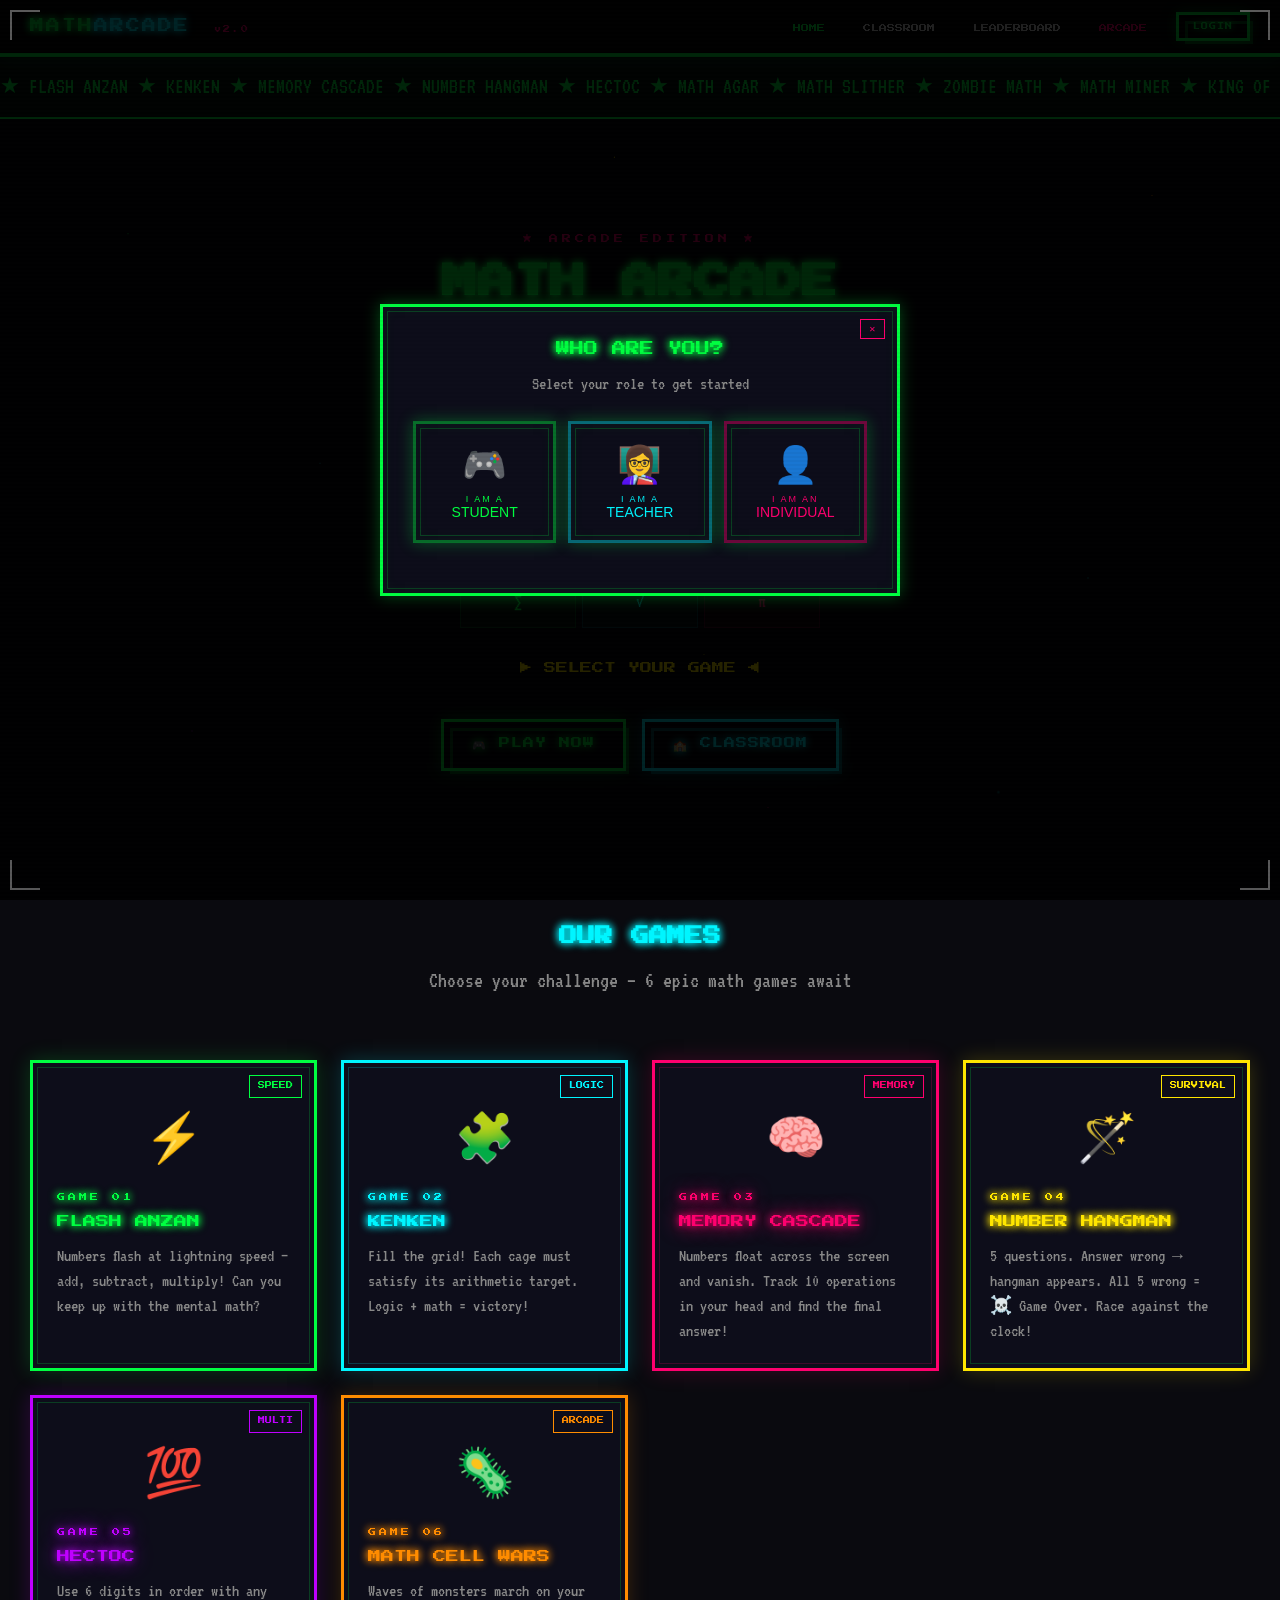
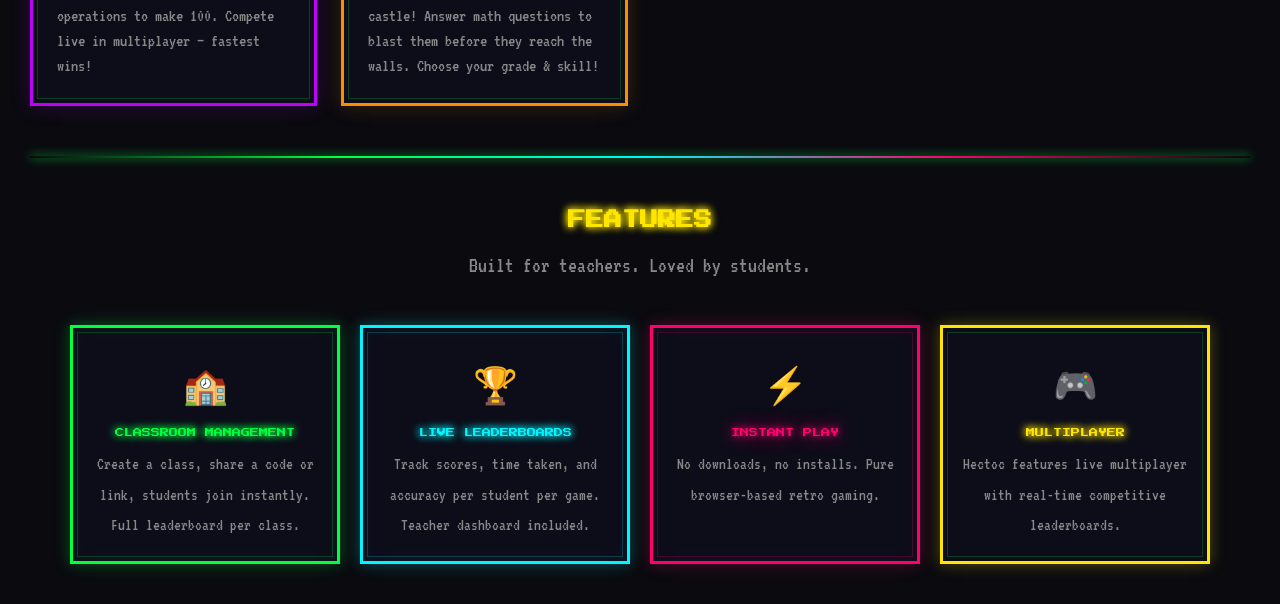
<file: index.html>
<!DOCTYPE html>
<html lang="en">
<head>
  <meta charset="UTF-8"/>
  <meta name="viewport" content="width=device-width, initial-scale=1.0"/>
  <title>MathArcade — Retro Math Games for Classrooms</title>
  <meta name="description" content="Play Flash Anzan, KenKen, Memory Cascade, Number Hangman, and Hectoc in this retro math arcade. Create classrooms, track leaderboards, and compete!"/>
  <link rel="stylesheet" href="css/style.css"/>
  <style>
    .hero-grid {
      display: grid;
      grid-template-columns: repeat(3,1fr);
      gap: 6px;
      margin: 30px auto;
      max-width: 360px;
    }
    .hero-cell {
      background: rgba(0,255,65,0.06);
      border: 1px solid rgba(0,255,65,0.2);
      padding: 8px;
      text-align: center;
      font-family: 'VT323', monospace;
      font-size: 20px;
      color: var(--neon-green);
      animation: cell-pulse 3s ease-in-out infinite;
    }
    .hero-cell:nth-child(2n) { animation-delay: 0.5s; color: var(--neon-cyan); border-color: rgba(0,245,255,0.2); background: rgba(0,245,255,0.04); }
    .hero-cell:nth-child(3n) { animation-delay: 1s; color: var(--neon-pink); border-color: rgba(255,0,110,0.2); background: rgba(255,0,110,0.04); }
    @keyframes cell-pulse { 0%,100%{transform:scale(1);} 50%{transform:scale(1.06);} }

    .marquee-wrap {
      overflow: hidden;
      border-top: 2px solid var(--neon-green);
      border-bottom: 2px solid var(--neon-green);
      padding: 10px 0;
      background: rgba(0,255,65,0.04);
    }
    .marquee-text {
      display: inline-block;
      white-space: nowrap;
      animation: marquee 30s linear infinite;
      font-family: 'VT323', monospace;
      font-size: 22px;
      color: var(--neon-green);
    }
    @keyframes marquee { from{transform:translateX(100vw);} to{transform:translateX(-100%);} }

    .features-grid {
      display: grid;
      grid-template-columns: repeat(auto-fit, minmax(200px,1fr));
      gap: 20px;
      padding: 20px 30px 40px;
      max-width: 1200px;
      margin: 0 auto;
    }
    .feat-card {
      padding: 20px;
      text-align: center;
    }
    .feat-icon { font-size: 36px; margin-bottom: 12px; display: block; }
    .feat-title { font-size: 9px; margin-bottom: 8px; }
    .feat-desc { font-family: 'VT323', monospace; font-size: 17px; color: var(--text-dim); }

    .session-badge {
      display: inline-flex;
      align-items: center;
      gap: 10px;
      padding: 10px 20px;
      margin-bottom: 30px;
      font-size: 9px;
    }

    .game-card:nth-child(1) { --card-color: var(--neon-green); }
    .game-card:nth-child(2) { --card-color: var(--neon-cyan); }
    .game-card:nth-child(3) { --card-color: var(--neon-pink); }
    .game-card:nth-child(4) { --card-color: var(--neon-yellow); }
    .game-card:nth-child(5) { --card-color: var(--neon-purple); }
    .game-card:nth-child(6) { --card-color: var(--neon-orange); }
  </style>
</head>
<body>

<!-- CRT Corners -->
<div class="crt-corner tl"></div>
<div class="crt-corner tr"></div>
<div class="crt-corner bl"></div>
<div class="crt-corner br"></div>

<!-- Navbar -->
<nav class="navbar">
  <div class="navbar-brand">
    <span class="neon-green">MATH</span><span class="neon-cyan">ARCADE</span>
    <span style="font-size:7px;color:var(--neon-pink);margin-left:8px;">v2.0</span>
  </div>
  <ul class="navbar-nav" id="main-nav">
    <li><a href="index.html" style="color:var(--neon-green)">HOME</a></li>
    <li><a href="pages/classroom.html">CLASSROOM</a></li>
    <li><a href="pages/leaderboard.html">LEADERBOARD</a></li>
    <li><a href="#arcade-section" style="color:var(--neon-pink)">ARCADE</a></li>
    <li id="nav-session-btn"></li>
  </ul>
</nav>

<!-- Marquee -->
<div class="marquee-wrap">
  <div class="marquee-text">★ FLASH ANZAN ★ KENKEN ★ MEMORY CASCADE ★ NUMBER HANGMAN ★ HECTOC ★ MATH AGAR ★ MATH SLITHER ★ ZOMBIE MATH ★ MATH MINER ★ KING OF MATH ★ 27 ARCADE GAMES ★ MULTIPLAYER LEADERBOARDS ★ CLASSROOM MANAGEMENT ★ RETRO MATH ARCADE ★&nbsp;&nbsp;&nbsp;&nbsp;</div>
</div>

<!-- HERO -->
<section class="hero">
  <div style="position:relative;z-index:1;">
    <div style="font-size:9px;color:var(--neon-pink);letter-spacing:4px;margin-bottom:10px;">★ ARCADE EDITION ★</div>
    <h1 class="hero-title neon-green">MATH ARCADE</h1>
    <p class="hero-subtitle">TRAIN YOUR BRAIN. BEAT THE CLOCK.</p>

    <div class="hero-grid">
      <div class="hero-cell">7+3</div><div class="hero-cell">KEN<br>KEN</div><div class="hero-cell">×9</div>
      <div class="hero-cell">100</div><div class="hero-cell">HMN</div><div class="hero-cell">?</div>
      <div class="hero-cell">∑</div><div class="hero-cell">√</div><div class="hero-cell">π</div>
    </div>

    <div id="session-display"></div>
    <div class="insert-coin">▶ SELECT YOUR GAME ◀</div>

    <div style="display:flex;gap:16px;justify-content:center;flex-wrap:wrap;">
      <button class="btn btn-green btn-lg" id="btn-play">🎮 PLAY NOW</button>
      <button class="btn btn-cyan btn-lg" id="btn-classroom">🏫 CLASSROOM</button>
    </div>
  </div>
</section>

<!-- GAMES GRID -->
<div class="section-title">
  <h2 class="neon-cyan">OUR GAMES</h2>
  <p>Choose your challenge — 6 epic math games await</p>
</div>

<div class="games-grid">

  <a href="games/flash-anzan.html" class="game-card pixel-box" style="border-color:var(--neon-green);box-shadow:0 0 20px rgba(0,255,65,0.2);">
    <span class="game-card-icon">⚡</span>
    <div class="game-card-num neon-green">GAME 01</div>
    <div class="game-card-title neon-green">FLASH ANZAN</div>
    <div class="game-card-desc">Numbers flash at lightning speed — add, subtract, multiply! Can you keep up with the mental math?</div>
    <div class="game-card-badge" style="color:var(--neon-green);border-color:var(--neon-green);">SPEED</div>
  </a>

  <a href="games/kenken.html" class="game-card pixel-box cyan-box" style="border-color:var(--neon-cyan);box-shadow:0 0 20px rgba(0,245,255,0.2);">
    <span class="game-card-icon">🧩</span>
    <div class="game-card-num neon-cyan">GAME 02</div>
    <div class="game-card-title neon-cyan">KENKEN</div>
    <div class="game-card-desc">Fill the grid! Each cage must satisfy its arithmetic target. Logic + math = victory!</div>
    <div class="game-card-badge" style="color:var(--neon-cyan);border-color:var(--neon-cyan);">LOGIC</div>
  </a>

  <a href="games/memory-cascade.html" class="game-card pixel-box pink-box" style="border-color:var(--neon-pink);box-shadow:0 0 20px rgba(255,0,110,0.2);">
    <span class="game-card-icon">🧠</span>
    <div class="game-card-num neon-pink">GAME 03</div>
    <div class="game-card-title neon-pink">MEMORY CASCADE</div>
    <div class="game-card-desc">Numbers float across the screen and vanish. Track 10 operations in your head and find the final answer!</div>
    <div class="game-card-badge" style="color:var(--neon-pink);border-color:var(--neon-pink);">MEMORY</div>
  </a>

  <a href="games/hangman.html" class="game-card pixel-box yellow-box" style="border-color:var(--neon-yellow);box-shadow:0 0 20px rgba(255,230,0,0.2);">
    <span class="game-card-icon">🪄</span>
    <div class="game-card-num neon-yellow">GAME 04</div>
    <div class="game-card-title neon-yellow">NUMBER HANGMAN</div>
    <div class="game-card-desc">5 questions. Answer wrong → hangman appears. All 5 wrong = ☠️ Game Over. Race against the clock!</div>
    <div class="game-card-badge" style="color:var(--neon-yellow);border-color:var(--neon-yellow);">SURVIVAL</div>
  </a>

  <a href="games/hectoc.html" class="game-card pixel-box purple-box" style="border-color:var(--neon-purple);box-shadow:0 0 20px rgba(191,0,255,0.2);">
    <span class="game-card-icon">💯</span>
    <div class="game-card-num neon-purple">GAME 05</div>
    <div class="game-card-title neon-purple">HECTOC</div>
    <div class="game-card-desc">Use 6 digits in order with any operations to make 100. Compete live in multiplayer — fastest wins!</div>
    <div class="game-card-badge" style="color:var(--neon-purple);border-color:var(--neon-purple);">MULTI</div>
  </a>

  <a href="games/math-cell-wars.html" class="game-card pixel-box orange-box" style="border-color:var(--neon-orange);box-shadow:0 0 20px rgba(255,140,0,0.2);">
    <span class="game-card-icon">🦠</span>
    <div class="game-card-num neon-orange">GAME 06</div>
    <div class="game-card-title neon-orange">MATH CELL WARS</div>
    <div class="game-card-desc">Waves of monsters march on your castle! Answer math questions to blast them before they reach the walls. Choose your grade &amp; skill!</div>
    <div class="game-card-badge" style="color:var(--neon-orange);border-color:var(--neon-orange);">ARCADE</div>
  </a>

</div>

<hr class="pixel-divider" style="margin:10px 30px;"/>

<!-- FEATURES -->
<div class="section-title">
  <h2 class="neon-yellow">FEATURES</h2>
  <p>Built for teachers. Loved by students.</p>
</div>
<div class="features-grid">
  <div class="feat-card pixel-box">
    <span class="feat-icon">🏫</span>
    <div class="feat-title neon-green">CLASSROOM MANAGEMENT</div>
    <div class="feat-desc">Create a class, share a code or link, students join instantly. Full leaderboard per class.</div>
  </div>
  <div class="feat-card pixel-box cyan-box">
    <span class="feat-icon">🏆</span>
    <div class="feat-title neon-cyan">LIVE LEADERBOARDS</div>
    <div class="feat-desc">Track scores, time taken, and accuracy per student per game. Teacher dashboard included.</div>
  </div>
  <div class="feat-card pixel-box pink-box">
    <span class="feat-icon">⚡</span>
    <div class="feat-title neon-pink">INSTANT PLAY</div>
    <div class="feat-desc">No downloads, no installs. Pure browser-based retro gaming.</div>
  </div>
  <div class="feat-card pixel-box yellow-box">
    <span class="feat-icon">🎮</span>
    <div class="feat-title neon-yellow">MULTIPLAYER</div>
    <div class="feat-desc">Hectoc features live multiplayer with real-time competitive leaderboards.</div>
  </div>
</div>

<!-- LOGIN/JOIN MODAL -->
<div class="modal-overlay" id="modal-login">
  <div class="modal pixel-box" style="position:relative;max-width:520px;">
    <button class="modal-close" id="modal-close-btn">✕</button>
    <div class="modal-title neon-green" style="margin-bottom:6px;">WHO ARE YOU?</div>
    <div class="vt323 text-center" style="font-size:18px;color:var(--text-dim);margin-bottom:20px;">Select your role to get started</div>

    <!-- Role selector cards -->
    <div id="role-select" style="display:grid;grid-template-columns:1fr 1fr 1fr;gap:12px;margin-bottom:20px;">
      <button id="role-student-btn" onclick="setRole('student')"
        class="pixel-box" style="padding:20px;cursor:pointer;text-align:center;border-color:rgba(0,255,65,0.4);transition:all 0.2s;">
        <div style="font-size:36px;margin-bottom:8px;">🎮</div>
        <div style="font-size:9px;color:var(--neon-green);letter-spacing:2px;">I AM A</div>
        <div style="font-size:14px;color:var(--neon-green);">STUDENT</div>
      </button>
      <button id="role-teacher-btn" onclick="setRole('teacher')"
        class="pixel-box" style="padding:20px;cursor:pointer;text-align:center;border-color:rgba(0,245,255,0.4);transition:all 0.2s;">
        <div style="font-size:36px;margin-bottom:8px;">👩‍🏫</div>
        <div style="font-size:9px;color:var(--neon-cyan);letter-spacing:2px;">I AM A</div>
        <div style="font-size:14px;color:var(--neon-cyan);">TEACHER</div>
      </button>
      <button id="role-individual-btn" onclick="setRole('individual')"
        class="pixel-box" style="padding:20px;cursor:pointer;text-align:center;border-color:rgba(255,0,110,0.4);transition:all 0.2s;">
        <div style="font-size:36px;margin-bottom:8px;">👤</div>
        <div style="font-size:9px;color:var(--neon-pink);letter-spacing:2px;">I AM AN</div>
        <div style="font-size:14px;color:var(--neon-pink);">INDIVIDUAL</div>
      </button>
    </div>

    <!-- Student panel -->
    <div id="panel-student" class="hidden">
      <div style="font-size:8px;color:var(--neon-green);letter-spacing:3px;margin-bottom:14px;">🎮 STUDENT SETUP</div>
      <div class="form-group">
        <label>YOUR NAME</label>
        <input class="pixel-input" type="text" id="student-name" placeholder="ENTER YOUR NAME" maxlength="20"/>
      </div>
      <div class="form-group">
        <label>CLASS CODE <span style="color:var(--text-dim);font-size:7px;">(OPTIONAL — ASK YOUR TEACHER)</span></label>
        <input class="pixel-input" type="text" id="student-code" placeholder="6-CHAR CODE" maxlength="6"
          style="text-transform:uppercase;letter-spacing:4px;"/>
      </div>
      <div style="display:flex;gap:10px;margin-top:12px;">
        <button class="btn btn-green w-full" id="btn-student-join">▶ START PLAYING</button>
        <button class="btn" onclick="setRole(null)" style="color:var(--text-dim);border-color:var(--text-dim);">← BACK</button>
      </div>
    </div>

    <!-- Teacher panel -->
    <div id="panel-teacher" class="hidden">
      <div style="font-size:8px;color:var(--neon-cyan);letter-spacing:3px;margin-bottom:14px;">👩‍🏫 TEACHER SETUP</div>
      <div class="form-group">
        <label>YOUR NAME</label>
        <input class="pixel-input" type="text" id="teacher-name" placeholder="YOUR NAME" maxlength="20"
          style="border-color:var(--neon-cyan);color:var(--neon-cyan);"/>
      </div>
      <div class="form-group">
        <label>CLASSROOM NAME</label>
        <input class="pixel-input" type="text" id="class-name" placeholder="E.G. MATH CLASS 6A" maxlength="30"
          style="border-color:var(--neon-cyan);color:var(--neon-cyan);"/>
      </div>
      <div style="padding:12px;background:rgba(0,245,255,0.04);border:1px solid rgba(0,245,255,0.2);margin-bottom:12px;" class="vt323">
        <span style="color:var(--neon-cyan);font-size:18px;">✓ A unique class code will be generated<br/>✓ Share it with students to join<br/>✓ View a live leaderboard per game</span>
      </div>
      <div style="display:flex;gap:10px;margin-top:4px;">
        <button class="btn btn-cyan w-full" id="btn-teacher-create">🏫 CREATE CLASSROOM</button>
        <button class="btn" onclick="setRole(null)" style="color:var(--text-dim);border-color:var(--text-dim);">← BACK</button>
      </div>
      <div style="margin-top:10px;">
        <button class="btn w-full" onclick="teacherLoginOnly()" style="font-size:7px;color:var(--text-dim);border-color:rgba(255,255,255,0.1);">OR JUST BROWSE WITHOUT CREATING A CLASS →</button>
      </div>
    </div>

    <!-- Individual panel -->
    <div id="panel-individual" class="hidden">
      <div style="font-size:8px;color:var(--neon-pink);letter-spacing:3px;margin-bottom:14px;">👤 INDIVIDUAL SETUP</div>
      <div class="form-group">
        <label>YOUR NAME</label>
        <input class="pixel-input" type="text" id="individual-name" placeholder="ENTER YOUR NAME" maxlength="20"
          style="border-color:var(--neon-pink);color:var(--neon-pink);"/>
      </div>
      <div style="padding:12px;background:rgba(255,0,110,0.04);border:1px solid rgba(255,0,110,0.2);margin-bottom:12px;" class="vt323">
        <span style="color:var(--neon-pink);font-size:18px;">✓ Just play the games<br/>✓ Save your local high scores<br/>✓ No classroom required</span>
      </div>
      <div style="display:flex;gap:10px;margin-top:12px;">
        <button class="btn btn-pink w-full" id="btn-individual-join">▶ START PLAYING</button>
        <button class="btn" onclick="setRole(null)" style="color:var(--text-dim);border-color:var(--text-dim);">← BACK</button>
      </div>
    </div>
  </div>
</div>

<script src="js/core.js"></script>
<script>
  MathArcade.spawnFloatingNumbers();
  // CRT corners already from CSS
  const session = MathArcade.Session.get();
  const navBtn = document.getElementById('nav-session-btn');
  const sessionDisplay = document.getElementById('session-display');

  if (session) {
    const roleIcons = { teacher: '👩‍🏫', student: '🎮', individual: '👤' };
    const roleIcon = roleIcons[session.role] || '🎮';
    navBtn.innerHTML = `<span style="color:var(--neon-yellow);font-size:7px">${roleIcon} ${session.name}</span>
      <button class="btn btn-sm btn-pink" onclick="MathArcade.Session.logout();location.reload();">EXIT</button>`;
    sessionDisplay.innerHTML = `<div class="session-badge pixel-box" style="margin:0 auto 20px;display:inline-flex;">
      <span class="neon-yellow">${roleIcon}</span>
      <span class="neon-green">${session.name}</span>
      <span style="color:var(--text-dim);font-size:7px">${session.role.toUpperCase()}</span>
    </div>`;
  } else {
    navBtn.innerHTML = `<button class="btn btn-sm btn-green" onclick="document.getElementById('modal-login').classList.add('active')">LOGIN</button>`;
  }

  // Role selection
  window.setRole = (role) => {
    document.getElementById('role-select').classList.toggle('hidden', role !== null);
    document.getElementById('panel-student').classList.toggle('hidden', role !== 'student');
    document.getElementById('panel-teacher').classList.toggle('hidden', role !== 'teacher');
    document.getElementById('panel-individual').classList.toggle('hidden', role !== 'individual');
    if (role === 'student') document.getElementById('student-name').focus();
    if (role === 'teacher') document.getElementById('teacher-name').focus();
    if (role === 'individual') document.getElementById('individual-name').focus();

    // Highlight selected card
    const sb = document.getElementById('role-student-btn');
    const tb = document.getElementById('role-teacher-btn');
    const ib = document.getElementById('role-individual-btn');
    if (sb) sb.style.borderColor = role === 'student' ? 'var(--neon-green)' : 'rgba(0,255,65,0.4)';
    if (tb) tb.style.borderColor = role === 'teacher' ? 'var(--neon-cyan)'  : 'rgba(0,245,255,0.4)';
    if (ib) ib.style.borderColor = role === 'individual' ? 'var(--neon-pink)' : 'rgba(255,0,110,0.4)';
  };

  window.teacherLoginOnly = () => {
    const name = document.getElementById('teacher-name').value.trim().toUpperCase();
    if (!name) return MathArcade.showNotif('ENTER YOUR NAME!', 'pink');
    MathArcade.Session.login(name, 'teacher');
    MathArcade.showNotif(`WELCOME, ${name}!`, 'cyan');
    setTimeout(() => location.reload(), 800);
  };

  // Student join
  document.getElementById('btn-student-join').addEventListener('click', () => {
    const name = document.getElementById('student-name').value.trim().toUpperCase();
    const code = document.getElementById('student-code').value.trim().toUpperCase();
    if (!name) return MathArcade.showNotif('ENTER YOUR NAME!', 'pink');
    if (code) {
      const room = MathArcade.Classroom.join(code, name);
      if (!room) return MathArcade.showNotif('INVALID CLASS CODE!', 'pink');
      MathArcade.showNotif(`JOINED: ${room.name}!`, 'cyan');
    } else {
      MathArcade.Session.login(name, 'student');
      MathArcade.showNotif(`WELCOME, ${name}!`, 'green');
    }
    setTimeout(() => location.reload(), 800);
  });

  // Teacher create
  document.getElementById('btn-teacher-create').addEventListener('click', () => {
    const name = document.getElementById('teacher-name').value.trim().toUpperCase();
    const cls = document.getElementById('class-name').value.trim().toUpperCase();
    if (!name || !cls) return MathArcade.showNotif('FILL ALL FIELDS!', 'pink');
    const { id, code } = MathArcade.Classroom.create(cls, name);
    MathArcade.showNotif(`CLASS CREATED! CODE: ${code}`, 'yellow');
    setTimeout(() => window.location.href = `pages/classroom.html?id=${id}`, 1000);
  });

  // Individual join
  document.getElementById('btn-individual-join').addEventListener('click', () => {
    const name = document.getElementById('individual-name').value.trim().toUpperCase();
    if (!name) return MathArcade.showNotif('ENTER YOUR NAME!', 'pink');
    MathArcade.Session.login(name, 'individual');
    MathArcade.showNotif(`WELCOME, ${name}!`, 'pink');
    setTimeout(() => location.reload(), 800);
  });

  // Modal close
  document.getElementById('modal-close-btn').addEventListener('click', () => document.getElementById('modal-login').classList.remove('active'));
  document.getElementById('modal-login').addEventListener('click', e => { if (e.target === document.getElementById('modal-login')) document.getElementById('modal-login').classList.remove('active'); });

  // Auto-open modal for first-time visitors (no session)
  if (!MathArcade.Session.isLoggedIn()) {
    setTimeout(() => document.getElementById('modal-login').classList.add('active'), 600);
  }
  document.getElementById('btn-play').addEventListener('click', () => {
    if (!MathArcade.Session.isLoggedIn()) { document.getElementById('modal-login').classList.add('active'); return; }
    document.querySelector('.games-grid').scrollIntoView({ behavior: 'smooth' });
  });
  document.getElementById('btn-classroom').addEventListener('click', () => window.location.href = 'pages/classroom.html');
</script>
</body>
</html>
</file>
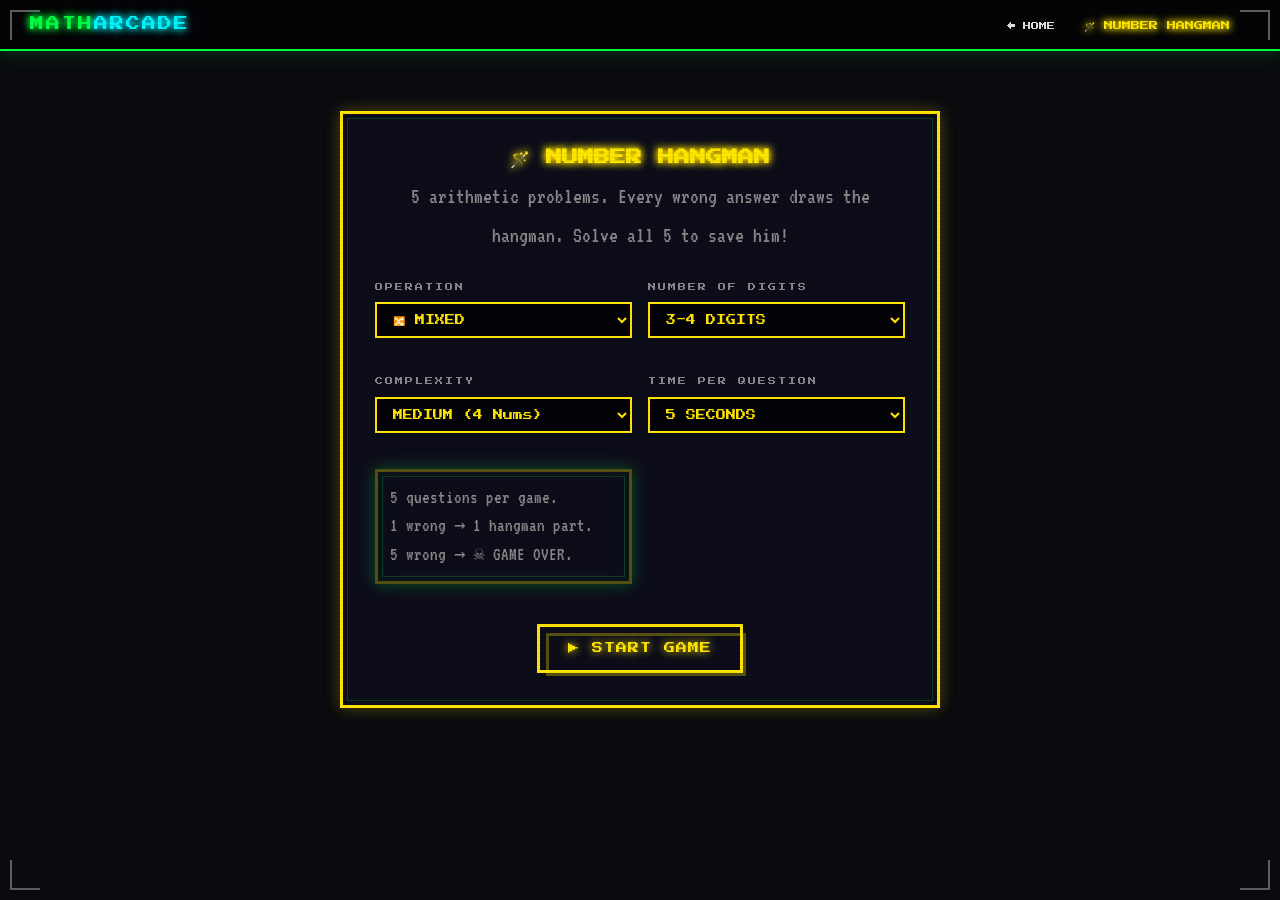
<file: games/hangman.html>
<!DOCTYPE html>
<html lang="en">
<head>
  <meta charset="UTF-8"/>
  <meta name="viewport" content="width=device-width, initial-scale=1.0"/>
  <title>Number Hangman — MathArcade</title>
  <link rel="stylesheet" href="../css/style.css"/>
  <style>
    .hangman-stage {
      display: flex;
      align-items: flex-start;
      justify-content: center;
      gap: 36px;
      flex-wrap: wrap;
      padding: 10px 0;
    }
    .hangman-svg-wrap {
      padding: 16px;
      border: 2px solid rgba(255,230,0,0.3);
      background: rgba(0,0,0,0.5);
      border-radius: 2px;
      flex-shrink: 0;
    }
    /* All SVG strokes neon yellow, parts hidden by default */
    .hangman-svg line,
    .hangman-svg circle,
    .hangman-svg path,
    .hangman-svg ellipse {
      stroke: var(--neon-yellow);
      stroke-width: 3;
      stroke-linecap: round;
      fill: none;
      transition: opacity 0.4s ease;
    }
    .hangman-part { opacity: 0; transition: opacity 0.4s ease; }
    .hangman-part.visible { opacity: 1; }
    /* Dead X eyes */
    .hangman-dead-eye { opacity: 0; fill: var(--neon-pink); stroke: var(--neon-pink); transition: opacity 0.4s; }
    .hangman-part.dead .hangman-dead-eye { opacity: 1; }

    .hangman-right {
      max-width: 400px;
      flex: 1;
      min-width: 260px;
    }
    .problem-display {
      font-family: 'Varela Round', monospace;
      font-size: clamp(26px, 5vw, 50px);
      font-weight: 900;
      color: var(--neon-yellow);
      text-shadow: 0 0 20px var(--neon-yellow);
      text-align: center;
      padding: 18px 20px;
      border: 2px solid rgba(255,230,0,0.4);
      background: rgba(255,230,0,0.04);
      margin-bottom: 14px;
    }

    /* Question progress dots (5 questions) */
    .q-progress {
      display: flex;
      gap: 10px;
      justify-content: center;
      margin-bottom: 14px;
    }
    .qp-dot {
      width: 16px; height: 16px;
      border: 2px solid var(--neon-yellow);
      transition: all 0.3s;
    }
    .qp-dot.current  { background: var(--neon-yellow); box-shadow: 0 0 8px var(--neon-yellow); animation: blink 0.7s step-end infinite; }
    .qp-dot.correct  { background: var(--neon-green);  border-color: var(--neon-green); }
    .qp-dot.wrong    { background: var(--neon-pink);   border-color: var(--neon-pink); }
    .qp-dot.upcoming { opacity: 0.3; }

    .answer-input-row {
      display: flex;
      gap: 10px;
      align-items: center;
      justify-content: center;
    }
    .big-num-input {
      font-family: 'Varela Round', monospace;
      font-size: 28px;
      font-weight: 700;
      background: transparent;
      border: none;
      border-bottom: 4px solid var(--neon-yellow);
      color: var(--neon-yellow);
      text-align: center;
      outline: none;
      width: 180px;
      padding: 6px;
    }

    /* Feedback flash */
    .feedback-flash {
      text-align: center;
      font-family: 'Press Start 2P', monospace;
      font-size: 11px;
      min-height: 24px;
      margin-bottom: 10px;
      transition: all 0.2s;
    }

    #problem-label { font-size: 8px; color: var(--text-dim); letter-spacing: 3px; margin-bottom: 8px; }
  </style>
</head>
<body>
<div class="crt-corner tl"></div><div class="crt-corner tr"></div>
<div class="crt-corner bl"></div><div class="crt-corner br"></div>

<nav class="navbar">
  <div class="navbar-brand"><span class="neon-green">MATH</span><span class="neon-cyan">ARCADE</span></div>
  <ul class="navbar-nav">
    <li><a href="../index.html">← HOME</a></li>
    <li><span class="neon-yellow" style="font-size:9px;">🪄 NUMBER HANGMAN</span></li>
    <li id="nav-user"></li>
  </ul>
</nav>

<div class="game-hud" id="hud" style="display:none;">
  <div class="hud-item"><div class="hud-label">SCORE</div><div class="hud-value neon-green" id="hud-score">0</div></div>
  <div class="hud-item"><div class="hud-label">QUESTION</div><div class="hud-value neon-yellow" id="hud-round">1/5</div></div>
  <div class="hud-item"><div class="hud-label">CORRECT</div><div class="hud-value neon-cyan" id="hud-correct">0</div></div>
  <div class="hud-item"><div class="hud-label">TIME</div><div class="hud-value neon-pink" id="hud-time">30s</div></div>
</div>

<!-- ═══════════ SETTINGS ═══════════ -->
<div id="screen-settings" style="max-width:640px;margin:40px auto;padding:20px;">
  <div class="pixel-box yellow-box" style="padding:32px;">
    <h1 class="neon-yellow text-center" style="font-size:16px;margin-bottom:8px;">🪄 NUMBER HANGMAN</h1>
    <p class="vt323 text-center" style="font-size:22px;color:var(--text-dim);margin-bottom:24px;">
      5 arithmetic problems. Every wrong answer draws the hangman. Solve all 5 to save him!
    </p>
    <div style="display:grid;grid-template-columns:1fr 1fr;gap:16px;">
      <div class="form-group">
        <label>OPERATION</label>
        <select class="pixel-input" id="op-select" style="border-color:var(--neon-yellow);color:var(--neon-yellow);">
          <option value="add">➕ ADDITION</option>
          <option value="sub">➖ SUBTRACTION</option>
          <option value="addsub">➕➖ ADD & SUB</option>
          <option value="mul">✖️  MULTIPLICATION</option>
          <option value="div">➗ DIVISION</option>
          <option value="mixed" selected>🔀 MIXED</option>
        </select>
      </div>
      <div class="form-group">
        <label>NUMBER OF DIGITS</label>
        <select class="pixel-input" id="diff-select" style="border-color:var(--neon-yellow);color:var(--neon-yellow);">
          <option value="2-3">2-3 DIGITS</option>
          <option value="3-4" selected>3-4 DIGITS</option>
          <option value="4-5">4-5 DIGITS</option>
          <option value="5-6">5-6 DIGITS</option>
        </select>
      </div>
      <div class="form-group">
        <label>COMPLEXITY</label>
        <select class="pixel-input" id="complex-select" style="border-color:var(--neon-yellow);color:var(--neon-yellow);">
          <option value="very_easy">VERY EASY (2 Nums)</option>
          <option value="easy">EASY (3 Nums)</option>
          <option value="medium" selected>MEDIUM (4 Nums)</option>
          <option value="hard">HARD (5 Nums, BODMAS)</option>
        </select>
      </div>
      <div class="form-group">
        <label>TIME PER QUESTION</label>
        <select class="pixel-input" id="time-select" style="border-color:var(--neon-yellow);color:var(--neon-yellow);">
          <option value="3">3 SECONDS</option>
          <option value="5" selected>5 SECONDS</option>
          <option value="10">10 SECONDS</option>
          <option value="15">15 SECONDS</option>
          <option value="20">20 SECONDS</option>
          <option value="30">30 SECONDS</option>
          <option value="45">45 SECONDS</option>
        </select>
      </div>
      <div class="form-group" style="display:flex;align-items:flex-end;">
        <div class="pixel-box" style="padding:12px;border-color:rgba(255,230,0,0.3);width:100%;">
          <div class="vt323" style="font-size:19px;color:var(--text-dim);line-height:1.5;">
            5 questions per game.<br/>
            1 wrong → 1 hangman part.<br/>
            5 wrong → ☠️ GAME OVER.
          </div>
        </div>
      </div>
    </div>
    <div class="text-center mt-20">
      <button class="btn btn-yellow btn-lg" id="btn-start">▶ START GAME</button>
    </div>
  </div>
</div>

<!-- ═══════════ GAME SCREEN ═══════════ -->
<div id="screen-game" class="hidden" style="max-width:860px;margin:20px auto;padding:20px;">
  <div class="pixel-box yellow-box" style="padding:22px;">

    <!-- Timer bar -->
    <div class="timer-bar-container" style="margin-bottom:14px;">
      <div class="timer-bar" id="time-bar" style="background:linear-gradient(90deg,var(--neon-yellow),var(--neon-orange));width:100%;"></div>
    </div>

    <div class="hangman-stage">

      <!-- Hangman SVG -->
      <div class="hangman-svg-wrap">
        <svg class="hangman-svg" width="180" height="230" viewBox="0 0 180 230">
          <!-- Gallows — always visible -->
          <line x1="10" y1="222" x2="170" y2="222"/>
          <line x1="40" y1="222" x2="40"  y2="10"/>
          <line x1="40" y1="10"  x2="115" y2="10"/>
          <line x1="115" y1="10" x2="115" y2="38"/>
          <!-- Rope -->
          <line class="hangman-part" id="hp-rope" x1="115" y1="38" x2="115" y2="58"/>
          <!-- Head -->
          <circle class="hangman-part" id="hp-head" cx="115" cy="74" r="17"/>
          <!-- Body -->
          <line class="hangman-part" id="hp-body" x1="115" y1="91"  x2="115" y2="148"/>
          <!-- Arms -->
          <g class="hangman-part" id="hp-arms">
            <line x1="115" y1="105" x2="87"  y2="130"/>
            <line x1="115" y1="105" x2="143" y2="130"/>
          </g>
          <!-- Legs -->
          <g class="hangman-part" id="hp-legs">
            <line x1="115" y1="148" x2="88"  y2="185"/>
            <line x1="115" y1="148" x2="142" y2="185"/>
          </g>
        </svg>
      </div>

      <!-- Right side -->
      <div class="hangman-right">

        <!-- Question progress dots -->
        <div id="problem-label">QUESTION PROGRESS</div>
        <div class="q-progress" id="q-progress"></div>

        <!-- Problem -->
        <div class="problem-display" id="problem-display">?</div>

        <!-- Feedback -->
        <div class="feedback-flash" id="feedback"></div>

        <!-- Input -->
        <div class="answer-input-row">
          <input class="big-num-input" type="number" id="answer-input" placeholder="?" autocomplete="off"/>
          <button class="btn btn-yellow" id="btn-answer">▶ GO</button>
        </div>
      </div>
    </div>
  </div>
</div>

<!-- ═══════════ ROUND RESULT FLASH ═══════════ -->
<div id="round-flash" class="hidden"
     style="position:fixed;top:0;left:0;right:0;bottom:0;background:rgba(0,0,0,0.88);
            display:flex;align-items:center;justify-content:center;z-index:500;flex-direction:column;gap:14px;">
  <div id="rf-emoji"  style="font-size:84px;"></div>
  <div id="rf-label" style="font-size:14px;font-family:'Press Start 2P',monospace;"></div>
  <div id="rf-ans"   class="vt323" style="font-size:28px;color:var(--text-dim);"></div>
  <div id="rf-parts" class="vt323" style="font-size:20px;color:var(--neon-yellow);"></div>
</div>

<!-- ═══════════ RESULTS ═══════════ -->
<div id="screen-results" class="hidden" style="max-width:620px;margin:30px auto;padding:20px;text-align:center;">
  <div class="pixel-box yellow-box" style="padding:32px;">
    <div id="res-emoji" style="font-size:64px;margin-bottom:14px;"></div>
    <div id="res-title" class="neon-yellow" style="font-size:16px;margin-bottom:20px;"></div>
    <div style="display:grid;grid-template-columns:repeat(3,1fr);gap:14px;margin-bottom:20px;">
      <div class="pixel-box" style="padding:12px;"><div style="font-size:7px;color:var(--text-dim)">SCORE</div><div id="res-score" class="neon-green" style="font-size:22px;font-family:'Varela Round',monospace;"></div></div>
      <div class="pixel-box" style="padding:12px;"><div style="font-size:7px;color:var(--text-dim)">CORRECT</div><div id="res-correct" class="neon-yellow" style="font-size:22px;font-family:'Varela Round',monospace;"></div></div>
      <div class="pixel-box" style="padding:12px;"><div style="font-size:7px;color:var(--text-dim)">TIME</div><div id="res-time" class="neon-pink" style="font-size:20px;font-family:'Varela Round',monospace;"></div></div>
    </div>
    <!-- Result dots -->
    <div class="q-progress" id="res-dots" style="margin-bottom:20px;"></div>
    <div id="res-breakdown" style="margin-bottom:20px;display:flex;flex-direction:column;gap:8px;"></div>
    <div style="display:flex;gap:12px;justify-content:center;flex-wrap:wrap;">
      <button class="btn btn-yellow" id="btn-again">▶ PLAY AGAIN</button>
      <a href="../pages/leaderboard.html" class="btn btn-cyan">🏆 LEADERBOARD</a>
      <a href="../index.html" class="btn btn-green">← HOME</a>
    </div>
  </div>
</div>

<script src="../js/core.js"></script>
<script>
  const { randomInt, showNotif, Leaderboard, Session } = MathArcade;
  const session = Session.get();
  document.getElementById('nav-user').innerHTML = session
    ? `<span style="color:var(--neon-yellow);font-size:7px">${session.name}</span>` : '';

  // ─── Hangman uses 5 parts matching 5 questions ───
  const PARTS = ['hp-rope', 'hp-head', 'hp-body', 'hp-arms', 'hp-legs'];
  const TOTAL_QUESTIONS = 5;

  let cfg = {};
  let currentQ = 0;          // 0-indexed current question
  let score = 0;
  let correctCount = 0;
  let wrongCount = 0;
  let results = [];           // true/false per question
  let resultsDetails = [];    // { question, answer, userAns, correct }
  let currentAnswer = 0;
  let currentQuestionStr = '';
  let timerObj = null;
  let gameStartTime = 0;

  // ─── Buttons ───
  document.getElementById('btn-start').addEventListener('click', startGame);
  document.getElementById('btn-answer').addEventListener('click', submitAnswer);
  document.getElementById('answer-input').addEventListener('keydown', e => { if (e.key === 'Enter') submitAnswer(); });
  document.getElementById('btn-again').addEventListener('click', () => {
    document.getElementById('screen-results').classList.add('hidden');
    document.getElementById('screen-settings').classList.remove('hidden');
    document.getElementById('hud').style.display = 'none';
  });

  // ─── Start ───
  function startGame() {
    cfg = {
      op:      document.getElementById('op-select').value,
      diff:    document.getElementById('diff-select').value,
      complex: document.getElementById('complex-select').value,
      time:    parseInt(document.getElementById('time-select').value)
    };
    currentQ = 0; score = 0; correctCount = 0; wrongCount = 0; results = []; resultsDetails = [];
    gameStartTime = Date.now();
    
    if (MathArcade.Audio) MathArcade.Audio.playCoin();

    resetHangman();
    buildProgressDots('#q-progress');

    document.getElementById('screen-settings').classList.add('hidden');
    document.getElementById('screen-game').classList.remove('hidden');
    document.getElementById('hud').style.display = 'flex';

    nextQuestion();
  }

  function getNumCount() {
    if (cfg.complex === 'very_easy') return 2;
    if (cfg.complex === 'easy') return 3;
    if (cfg.complex === 'medium') return 4;
    return 5;
  }

  // ─── Range helper ───
  function getRange() {
    if (cfg.diff === '2-3') return [10, 999];
    if (cfg.diff === '3-4') return [100, 9999];
    if (cfg.diff === '4-5') return [1000, 99999];
    return [10000, 999999];
  }

  // ─── Problem generator ───
  function genProblem() {
    const [min, max] = getRange();
    let allowedOps = [cfg.op];
    if (cfg.op === 'mixed') allowedOps = ['add', 'sub', 'mul', 'div'];
    if (cfg.op === 'addsub') allowedOps = ['add', 'sub'];
    
    const numCount = getNumCount();
    
    for (let attempt = 0; attempt < 8000; attempt++) {
      let nums = [];
      for (let i = 0; i < numCount; i++) nums.push(randomInt(min, max));
      
      let opsStr = [];
      for (let i = 0; i < numCount - 1; i++) opsStr.push(allowedOps[randomInt(0, allowedOps.length - 1)]);

      for (let i = 0; i < opsStr.length; i++) {
        // Enforce strong digit constraints to guarantee solvability and mental math sanity
        if (opsStr[i] === 'div') nums[i+1] = randomInt(2, 99); 
        if (opsStr[i] === 'mul') nums[i+1] = randomInt(2, 99);
      }

      // Reverse pass to artificially boost exact division success rates
      // By making A a multiple of B in A/B constructs
      for (let i = opsStr.length - 1; i >= 0; i--) {
        if (opsStr[i] === 'div') {
           // Try to artificially inflate the predecessor so division evaluates to integer naturally
           if (nums[i] < 10000) nums[i] = nums[i] * nums[i+1];
        }
      }
      
      let opSyms = { add: '+', sub: '-', mul: '*', div: '/' };
      let dispSyms = { add: ' + ', sub: ' − ', mul: ' × ', div: ' ÷ ' };
      
      let evalStr = "" + nums[0];
      let dispStr = "" + nums[0];
      for (let i = 0; i < opsStr.length; i++) {
        evalStr += opSyms[opsStr[i]] + nums[i+1];
        dispStr += dispSyms[opsStr[i]] + nums[i+1];
      }
      
      try {
        let finalAns = eval(evalStr);
        if (!Number.isInteger(finalAns)) continue;
        if (finalAns < 0 || finalAns > 999999) continue;
        
        return { str: dispStr + ' = ?', ans: finalAns };
      } catch(e) { }
    }
    
    // Failsafe bounds
    return { str: "12 + 8 = ?", ans: 20 };
  }

  // ─── Load a question ───
  function nextQuestion() {
    if (currentQ >= TOTAL_QUESTIONS) { endGame(); return; }

    const { str, ans } = genProblem();
    currentAnswer = ans;
    currentQuestionStr = str;
    document.getElementById('problem-display').textContent = str;
    document.getElementById('feedback').textContent = '';
    document.getElementById('answer-input').value = '';
    document.getElementById('answer-input').focus();

    updateDots('#q-progress', currentQ, results);
    updateHUD();

    if (timerObj) timerObj.stop();
    if (cfg.time > 0) startQuestionTimer();
    else document.getElementById('time-bar').style.width = '100%';
  }

  // ─── Submit ───
  function submitAnswer() {
    if (timerObj) timerObj.stop();
    const val = parseInt(document.getElementById('answer-input').value);
    if (isNaN(val)) { showNotif('ENTER A NUMBER!', 'yellow'); return; }
    processAnswer(val === currentAnswer);
  }

  function processAnswer(correct) {
    results.push(correct);
    const userVal = document.getElementById('answer-input').value;
    resultsDetails.push({ question: currentQuestionStr, answer: currentAnswer, userAns: userVal, correct });

    if (correct) {
      if (MathArcade.Audio) MathArcade.Audio.playCorrect();
      correctCount++;
      score += cfg.time > 0
        ? Math.max(50, 300 - Math.floor((Date.now() - questionStart) / 100))
        : 200;
      flashRound(true);
    } else {
      if (MathArcade.Audio) MathArcade.Audio.playWrong();
      wrongCount++;
      revealNextPart();
      flashRound(false);
    }
    currentQ++;
    updateHUD();
  }

  // ─── Time up ───
  function timeUp() {
    if (MathArcade.Audio) MathArcade.Audio.playWrong();
    results.push(false);
    resultsDetails.push({ question: currentQuestionStr, answer: currentAnswer, userAns: 'TIME OUT', correct: false });
    wrongCount++;
    revealNextPart();
    flashRound(false, true);
    currentQ++;
    updateHUD();
  }

  // ─── Timer ───
  let questionStart = 0;
  function startQuestionTimer() {
    const bar = document.getElementById('time-bar');
    const total = cfg.time * 1000;
    questionStart = Date.now();
    timerObj = { rafId: null, stop() { cancelAnimationFrame(this.rafId); } };
    function tick() {
      const pct = Math.max(0, 100 - ((Date.now() - questionStart) / total * 100));
      bar.style.width = pct + '%';
      bar.style.background = pct > 50
        ? 'linear-gradient(90deg,var(--neon-green),var(--neon-yellow))'
        : pct > 25
          ? 'linear-gradient(90deg,var(--neon-yellow),var(--neon-orange))'
          : 'linear-gradient(90deg,var(--neon-pink),red)';
      document.getElementById('hud-time').textContent = (pct / 100 * cfg.time).toFixed(0) + 's';
      if (pct > 0) timerObj.rafId = requestAnimationFrame(tick);
      else timeUp();
    }
    timerObj.rafId = requestAnimationFrame(tick);
  }

  // ─── Flash result overlay ───
  function flashRound(correct, timedOut = false) {
    const overlay = document.getElementById('round-flash');
    overlay.classList.remove('hidden');
    document.getElementById('rf-emoji').textContent = correct ? '✅' : (wrongCount >= TOTAL_QUESTIONS ? '☠️' : '❌');
    document.getElementById('rf-label').innerHTML = correct
      ? `<span class="neon-green">CORRECT! +${score > 0 ? '' : ''}PTS</span>`
      : timedOut
        ? `<span class="neon-pink">TIME'S UP!</span>`
        : `<span class="neon-pink">WRONG!</span>`;
    document.getElementById('rf-ans').textContent = `ANSWER: ${currentAnswer}`;
    const partsLeft = TOTAL_QUESTIONS - wrongCount;
    document.getElementById('rf-parts').textContent = wrongCount >= TOTAL_QUESTIONS
      ? '☠️ HANGMAN COMPLETE — GAME OVER!'
      : correct
        ? `${TOTAL_QUESTIONS - currentQ - 1} QUESTIONS REMAIN`
        : `${partsLeft} PARTS REMAIN`;
    setTimeout(() => {
      overlay.classList.add('hidden');
      if (wrongCount >= TOTAL_QUESTIONS) { endGame(); }
      else { nextQuestion(); }
    }, 1400);
  }

  // ─── Hangman parts ───
  function revealNextPart() {
    const part = PARTS[wrongCount - 1];
    if (part) document.getElementById(part)?.classList.add('visible');
  }
  function resetHangman() {
    PARTS.forEach(id => document.getElementById(id)?.classList.remove('visible'));
  }

  // ─── Progress dots ───
  function buildProgressDots(selector) {
    const container = document.querySelector(selector);
    if (!container) return;
    container.innerHTML = Array.from({ length: TOTAL_QUESTIONS }, (_, i) =>
      `<div class="qp-dot upcoming" id="${selector.slice(1)}-dot-${i}"></div>`
    ).join('');
  }
  function updateDots(selector, current, results) {
    for (let i = 0; i < TOTAL_QUESTIONS; i++) {
      const el = document.getElementById(`${selector.slice(1)}-dot-${i}`);
      if (!el) continue;
      if (i < results.length) {
        el.className = 'qp-dot ' + (results[i] ? 'correct' : 'wrong');
      } else if (i === current) {
        el.className = 'qp-dot current';
      } else {
        el.className = 'qp-dot upcoming';
      }
    }
  }

  // ─── HUD ───
  function updateHUD() {
    document.getElementById('hud-score').textContent   = score;
    document.getElementById('hud-round').textContent   = `${currentQ + 1}/${TOTAL_QUESTIONS}`;
    document.getElementById('hud-correct').textContent = correctCount;
    if (cfg.time === 0) document.getElementById('hud-time').textContent = '∞';
  }

  // ─── Game over ───
  function endGame() {
    if (timerObj) timerObj.stop();
    document.getElementById('screen-game').classList.add('hidden');
    document.getElementById('screen-results').classList.remove('hidden');
    document.getElementById('hud').style.display = 'none';

    const survived = wrongCount < TOTAL_QUESTIONS;
    const timeMs   = Date.now() - gameStartTime;
    
    if (MathArcade.Audio) {
      if (survived) MathArcade.Audio.playWin();
      else setTimeout(() => MathArcade.Audio.playWrong(), 200);
    }

    document.getElementById('res-emoji').textContent  = survived ? (correctCount >= 4 ? '🏆' : '😅') : '☠️';
    document.getElementById('res-title').textContent  = survived
      ? (correctCount >= 4 ? 'HERO! HE LIVES!' : 'SURVIVOR!')
      : 'THE HANGMAN FELL…';
    document.getElementById('res-score').textContent   = score;
    document.getElementById('res-correct').textContent = `${correctCount}/${TOTAL_QUESTIONS}`;
    document.getElementById('res-time').textContent    = (timeMs / 1000).toFixed(1) + 's';

    // Result dots
    const dotWrap = document.getElementById('res-dots');
    dotWrap.innerHTML = results.map(r =>
      `<div class="qp-dot ${r ? 'correct' : 'wrong'}"></div>`
    ).join('');

    const breakdownWrap = document.getElementById('res-breakdown');
    breakdownWrap.innerHTML = resultsDetails.map(d => {
      if (d.correct) {
        return `<div class="pixel-box" style="padding:10px;font-family:'VT323',monospace;font-size:18px;border-color:var(--neon-green)">
          <span style="color:var(--neon-yellow)">${d.question}</span> <span class="neon-green">${d.answer}</span> <span class="neon-green">✓</span>
        </div>`;
      } else {
        return `<div class="pixel-box" style="padding:10px;font-family:'VT323',monospace;font-size:18px;border-color:var(--neon-pink)">
          <span style="color:var(--neon-yellow)">${d.question}</span> <span class="neon-pink">${d.userAns}</span> ✗ (Answer: <span class="neon-green">${d.answer}</span>)
        </div>`;
      }
    }).join('');

    Leaderboard.submit('hangman', score, { correct: correctCount, total: TOTAL_QUESTIONS, timeTaken: timeMs });
  }
</script>
</body>
</html>
</file>
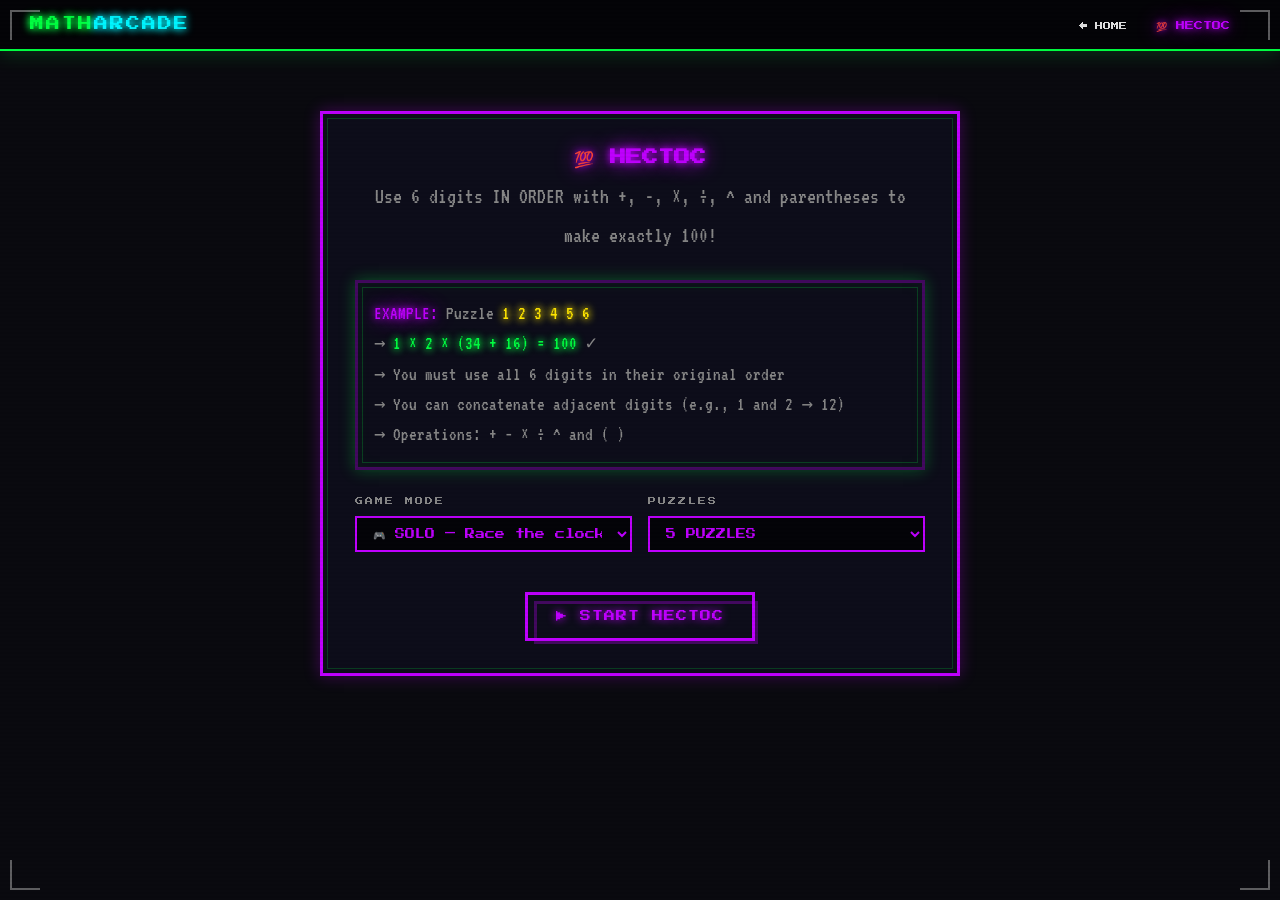
<file: games/hectoc.html>
<!DOCTYPE html>
<html lang="en">
<head>
  <meta charset="UTF-8"/>
  <meta name="viewport" content="width=device-width, initial-scale=1.0"/>
  <title>Hectoc — MathArcade</title>
  <link rel="stylesheet" href="../css/style.css"/>
  <style>
    .hectoc-digits {
      display: flex;
      gap: 10px;
      justify-content: center;
      align-items: center;
      flex-wrap: wrap;
      margin: 20px 0;
    }
    .digit-box {
      width: 64px; height: 64px;
      border: 3px solid var(--neon-purple);
      background: rgba(191,0,255,0.08);
      display: flex; align-items: center; justify-content: center;
      font-family: 'Varela Round', monospace;
      font-size: 28px;
      font-weight: 900;
      color: var(--neon-purple);
      text-shadow: 0 0 15px var(--neon-purple);
      box-shadow: 0 0 15px rgba(191,0,255,0.3);
      animation: digit-pulse 2s ease-in-out infinite;
      position: relative;
    }
    .digit-box:nth-child(2) { animation-delay: 0.2s; }
    .digit-box:nth-child(3) { animation-delay: 0.4s; }
    .digit-box:nth-child(4) { animation-delay: 0.6s; }
    .digit-box:nth-child(5) { animation-delay: 0.8s; }
    .digit-box:nth-child(6) { animation-delay: 1s; }
    @keyframes digit-pulse {
      0%,100%{box-shadow:0 0 15px rgba(191,0,255,0.3);}
      50%{box-shadow:0 0 30px rgba(191,0,255,0.6);}
    }
    .digit-sep {
      font-family: 'Press Start 2P', monospace;
      font-size: 10px;
      color: var(--text-dim);
    }
    .expr-input {
      font-family: 'Varela Round', monospace;
      font-size: 22px;
      font-weight: 700;
      background: rgba(191,0,255,0.05);
      border: 2px solid var(--neon-purple);
      color: var(--neon-purple);
      padding: 14px 16px;
      outline: none;
      width: 100%;
      text-align: center;
      letter-spacing: 3px;
      box-shadow: 0 0 15px rgba(191,0,255,0.2);
      transition: all 0.2s;
    }
    .expr-input:focus { box-shadow: 0 0 30px rgba(191,0,255,0.5); }
    .expr-input::placeholder { color: rgba(191,0,255,0.3); font-size: 14px; }
    .eval-display {
      font-family: 'Varela Round', monospace;
      font-size: 32px;
      font-weight: 900;
      text-align: center;
      min-height: 50px;
      transition: all 0.3s;
    }
    .eval-ok { color: var(--neon-green); text-shadow: 0 0 20px var(--neon-green); }
    .eval-close { color: var(--neon-yellow); }
    .eval-bad { color: var(--neon-pink); }

    /* OP Buttons */
    .op-buttons { display: flex; gap: 8px; justify-content: center; flex-wrap: wrap; margin: 10px 0; }
    .op-btn {
      font-family: 'Press Start 2P', monospace;
      font-size: 14px;
      padding: 10px 16px;
      background: rgba(191,0,255,0.08);
      border: 2px solid var(--neon-purple);
      color: var(--neon-purple);
      cursor: pointer;
      transition: all 0.15s;
    }
    .op-btn:hover { background: rgba(191,0,255,0.2); transform: scale(1.1); }

    /* Live leaderboard */
    .live-lb { max-height: 320px; overflow-y: auto; }
    .live-entry {
      display: flex;
      align-items: center;
      gap: 12px;
      padding: 8px 12px;
      border-bottom: 1px solid rgba(191,0,255,0.15);
      transition: all 0.3s;
    }
    .live-entry:hover { background: rgba(191,0,255,0.08); }
    .live-rank { font-size: 14px; width: 30px; }
    .live-name { flex: 1; font-family: 'VT323', monospace; font-size: 18px; }
    .live-time { font-family: 'VT323', monospace; font-size: 18px; color: var(--neon-yellow); }
    .live-solves { font-family: 'VT323', monospace; font-size: 18px; color: var(--neon-green); }

    .puzzle-badge {
      display: inline-block;
      padding: 4px 10px;
      font-size: 8px;
      border: 1px solid;
    }

    /* Multiplayer panel */
    .mp-panel {
      background: rgba(191,0,255,0.05);
      border: 2px solid rgba(191,0,255,0.3);
      padding: 16px;
      margin-top: 16px;
    }

    /* Solution display */
    .solution-chip {
      display: inline-block;
      font-family: 'VT323', monospace;
      font-size: 20px;
      padding: 4px 12px;
      border: 1px solid var(--neon-green);
      color: var(--neon-green);
      margin: 4px;
    }

    .digit-used { opacity: 0.4; }
    .hint-item { font-family: 'VT323', monospace; font-size: 19px; color: var(--text-dim); line-height: 1.6; }
  </style>
</head>
<body>
<div class="crt-corner tl"></div><div class="crt-corner tr"></div>
<div class="crt-corner bl"></div><div class="crt-corner br"></div>

<nav class="navbar">
  <div class="navbar-brand"><span class="neon-green">MATH</span><span class="neon-cyan">ARCADE</span></div>
  <ul class="navbar-nav">
    <li><a href="../index.html">← HOME</a></li>
    <li><span class="neon-purple" style="font-size:9px;">💯 HECTOC</span></li>
    <li id="nav-user"></li>
  </ul>
</nav>

<div class="game-hud" id="hud" style="display:none;">
  <div class="hud-item"><div class="hud-label">PUZZLE</div><div class="hud-value neon-purple" id="hud-puzzle">-</div></div>
  <div class="hud-item"><div class="hud-label">SOLVED</div><div class="hud-value neon-green" id="hud-solved">0</div></div>
  <div class="hud-item"><div class="hud-label">TIME</div><div class="hud-value neon-yellow" id="hud-time">0s</div></div>
  <div class="hud-item"><div class="hud-label">SCORE</div><div class="hud-value neon-cyan" id="hud-score">0</div></div>
</div>

<!-- SETTINGS -->
<div id="screen-settings" style="max-width:680px;margin:40px auto;padding:20px;">
  <div class="pixel-box purple-box" style="padding:32px;">
    <h1 class="neon-purple text-center" style="font-size:16px;margin-bottom:8px;">💯 HECTOC</h1>
    <p class="vt323 text-center" style="font-size:22px;color:var(--text-dim);margin-bottom:24px;">
      Use 6 digits IN ORDER with +, -, ×, ÷, ^ and parentheses to make exactly 100!
    </p>

    <div class="pixel-box" style="padding:16px;margin-bottom:24px;border-color:rgba(191,0,255,0.3);">
      <div class="hint-item">
        <span class="neon-purple">EXAMPLE:</span> Puzzle <span class="neon-yellow">1 2 3 4 5 6</span><br/>
        → <span class="neon-green">1 × 2 × (34 + 16) = 100</span> ✓<br/>
        → You must use all 6 digits in their original order<br/>
        → You can concatenate adjacent digits (e.g., 1 and 2 → 12)<br/>
        → Operations: + − × ÷ ^ and ( )
      </div>
    </div>

    <div class="settings-grid" style="display:grid;grid-template-columns:1fr 1fr;gap:16px;">
      <div class="form-group">
        <label>GAME MODE</label>
        <select class="pixel-input" id="mode-select" style="border-color:var(--neon-purple);color:var(--neon-purple);">
          <option value="solo">🎮 SOLO — Race the clock</option>
          <option value="multi">👥 MULTIPLAYER — Compete live</option>
        </select>
      </div>
      <div class="form-group">
        <label>PUZZLES</label>
        <select class="pixel-input" id="puzzles-select" style="border-color:var(--neon-purple);color:var(--neon-purple);">
          <option value="3">3 PUZZLES</option>
          <option value="5" selected>5 PUZZLES</option>
          <option value="10">10 PUZZLES</option>
        </select>
      </div>
    </div>

    <!-- Multiplayer room setup -->
    <div id="mp-setup" class="hidden mp-panel">
      <div style="font-size:8px;color:var(--neon-purple);letter-spacing:3px;margin-bottom:12px;">MULTIPLAYER ROOM</div>
      <div class="form-row">
        <div class="form-group">
          <label>ROOM CODE</label>
          <input class="pixel-input" id="mp-room-code" placeholder="ENTER ROOM CODE" style="border-color:var(--neon-purple);color:var(--neon-purple);text-transform:uppercase;letter-spacing:4px;"/>
        </div>
        <div class="form-group" style="display:flex;align-items:flex-end;">
          <button class="btn btn-purple" id="btn-create-room">CREATE ROOM</button>
        </div>
      </div>
    </div>

    <div class="text-center mt-20">
      <button class="btn btn-purple btn-lg" id="btn-start">▶ START HECTOC</button>
    </div>
  </div>
</div>

<!-- GAME SCREEN -->
<div id="screen-game" class="hidden" style="max-width:900px;margin:20px auto;padding:20px;">
  <div style="display:grid;grid-template-columns:1fr auto;gap:20px;align-items:start;">

    <!-- Main puzzle area -->
    <div class="pixel-box purple-box" style="padding:24px;">
      <div style="display:flex;justify-content:space-between;align-items:center;margin-bottom:16px;flex-wrap:wrap;gap:10px;">
        <div>
          <div style="font-size:7px;color:var(--text-dim);letter-spacing:3px;">PUZZLE <span id="puzzle-num">1</span> OF <span id="puzzle-total">5</span></div>
          <div style="font-size:8px;color:var(--neon-purple);margin-top:4px;">USE ALL 6 DIGITS IN ORDER → MAKE 100</div>
        </div>
        <button class="btn btn-sm btn-purple" id="btn-skip">SKIP →</button>
      </div>

      <!-- Digit display -->
      <div class="hectoc-digits" id="hectoc-digits"></div>

      <!-- Expression input -->
      <div style="margin:16px 0;">
        <input class="expr-input" type="text" id="expr-input" placeholder="e.g.  1 2 × (3 4 + 1 6)" autocomplete="off" spellcheck="false"/>
      </div>

      <!-- Quick op buttons -->
      <div class="op-buttons">
        <button class="op-btn" onclick="insertOp('+')">+</button>
        <button class="op-btn" onclick="insertOp('-')">−</button>
        <button class="op-btn" onclick="insertOp('*')">×</button>
        <button class="op-btn" onclick="insertOp('/')">÷</button>
        <button class="op-btn" onclick="insertOp('^')">^</button>
        <button class="op-btn" onclick="insertOp('(')"> ( </button>
        <button class="op-btn" onclick="insertOp(')')"> ) </button>
        <button class="op-btn" style="border-color:var(--neon-pink);color:var(--neon-pink);" onclick="clearExpr()">CLR</button>
      </div>

      <!-- Live evaluation -->
      <div class="eval-display" id="eval-display" style="min-height:50px;margin:12px 0;"></div>

      <!-- Validation feedback -->
      <div id="expr-feedback" class="vt323" style="font-size:20px;min-height:28px;text-align:center;color:var(--text-dim);"></div>

      <div style="display:flex;gap:12px;justify-content:center;margin-top:16px;">
        <button class="btn btn-purple btn-lg" id="btn-submit">✓ SUBMIT</button>
        <button class="btn btn-sm" style="color:var(--text-dim);border-color:var(--text-dim);" id="btn-hint-toggle">💡 HINT</button>
      </div>

      <div id="hint-panel" class="hidden" style="margin-top:16px;padding:12px;background:rgba(0,0,0,0.5);border:1px dashed rgba(191,0,255,0.3);">
        <div style="font-size:7px;color:var(--neon-yellow);letter-spacing:2px;margin-bottom:8px;">STRATEGY HINTS</div>
        <div class="hint-item" id="hint-text"></div>
      </div>
    </div>

    <!-- Right sidebar: Live Leaderboard -->
    <div style="width:240px;" id="sidebar">
      <div class="pixel-box purple-box" style="padding:16px;margin-bottom:14px;">
        <div style="font-size:7px;color:var(--neon-purple);letter-spacing:3px;margin-bottom:12px;">🏆 LIVE BOARD</div>
        <div class="live-lb" id="live-lb"></div>
      </div>
      <div class="pixel-box" style="padding:16px;border-color:rgba(191,0,255,0.3);">
        <div style="font-size:7px;color:var(--text-dim);letter-spacing:2px;margin-bottom:8px;">SOLVED THIS SESSION</div>
        <div id="solved-list" class="vt323" style="font-size:17px;color:var(--text-dim);">None yet</div>
      </div>
    </div>

  </div>
</div>

<!-- RESULTS SCREEN -->
<div id="screen-results" class="hidden" style="max-width:700px;margin:30px auto;padding:20px;text-align:center;">
  <div class="pixel-box purple-box" style="padding:32px;">
    <div style="font-size:64px;margin-bottom:16px;">🏆</div>
    <div class="neon-purple" style="font-size:16px;margin-bottom:20px;">SESSION COMPLETE!</div>

    <div style="display:grid;grid-template-columns:repeat(3,1fr);gap:14px;margin-bottom:24px;">
      <div class="pixel-box" style="padding:14px;"><div style="font-size:7px;color:var(--text-dim)">SCORE</div><div id="res-score" class="neon-green" style="font-size:22px;font-family:'Varela Round',monospace;"></div></div>
      <div class="pixel-box" style="padding:14px;"><div style="font-size:7px;color:var(--text-dim)">SOLVED</div><div id="res-solved" class="neon-purple" style="font-size:22px;font-family:'Varela Round',monospace;"></div></div>
      <div class="pixel-box" style="padding:14px;"><div style="font-size:7px;color:var(--text-dim)">TIME</div><div id="res-time" class="neon-yellow" style="font-size:20px;font-family:'Varela Round',monospace;"></div></div>
    </div>

    <div style="font-size:8px;color:var(--text-dim);margin-bottom:12px;letter-spacing:2px;">YOUR SOLUTIONS</div>
    <div id="res-solutions" style="margin-bottom:24px;"></div>

    <div style="font-size:8px;color:var(--neon-purple);margin-bottom:12px;letter-spacing:2px;">FINAL LEADERBOARD</div>
    <div id="res-lb" style="margin-bottom:24px;"></div>

    <div style="display:flex;gap:12px;justify-content:center;flex-wrap:wrap;">
      <button class="btn btn-purple" id="btn-again">▶ PLAY AGAIN</button>
      <a href="../pages/leaderboard.html" class="btn btn-cyan">🏆 HALL OF FAME</a>
      <a href="../index.html" class="btn btn-green">← HOME</a>
    </div>
  </div>
</div>

<script src="../js/core.js"></script>
<script>
  const { randomInt, showNotif, Leaderboard, Session, formatTime } = MathArcade;
  const sesh = Session.get();
  document.getElementById('nav-user').innerHTML = sesh ?
    `<span style="color:var(--neon-yellow);font-size:7px">${sesh.name}</span>` : '';

  let puzzles = [];
  let currentPuzzleIdx = 0;
  let totalPuzzles = 5;
  let solvedCount = 0;
  let totalScore = 0;
  let gameStartTime = 0;
  let timerInterval = null;
  let solutions = []; // {puzzle, expr, time, solved, correctExpr}
  let multiEntries = []; // simulated multiplayer entries
  let incorrectAttempts = 0;

  // MP mode toggle
  document.getElementById('mode-select').addEventListener('change', e => {
    document.getElementById('mp-setup').classList.toggle('hidden', e.target.value !== 'multi');
  });

  document.getElementById('btn-create-room').addEventListener('click', () => {
    const code = Math.random().toString(36).substr(2, 6).toUpperCase();
    document.getElementById('mp-room-code').value = code;
    showNotif(`ROOM CREATED: ${code}`, 'purple');
  });

  document.getElementById('btn-start').addEventListener('click', startGame);
  document.getElementById('btn-submit').addEventListener('click', submitExpression);
  document.getElementById('btn-skip').addEventListener('click', skipPuzzle);
  document.getElementById('btn-again').addEventListener('click', () => {
    document.getElementById('screen-results').classList.add('hidden');
    document.getElementById('screen-settings').classList.remove('hidden');
    document.getElementById('hud').style.display = 'none';
  });
  document.getElementById('btn-hint-toggle').addEventListener('click', () => {
    const panel = document.getElementById('hint-panel');
    panel.classList.toggle('hidden');
    if (!panel.classList.contains('hidden')) showHint();
  });

  const exprInput = document.getElementById('expr-input');
  exprInput.addEventListener('input', liveEval);
  exprInput.addEventListener('keydown', e => { if (e.key === 'Enter') submitExpression(); });

  window.insertOp = function(op) {
    if (MathArcade.Audio) MathArcade.Audio.playBlip();
    const start = exprInput.selectionStart;
    const end = exprInput.selectionEnd;
    const val = exprInput.value;
    const opStr = op === '*' ? '*' : op === '/' ? '/' : op;
    exprInput.value = val.slice(0, start) + opStr + val.slice(end);
    exprInput.selectionStart = exprInput.selectionEnd = start + opStr.length;
    exprInput.focus();
    liveEval();
  };

  window.clearExpr = function() {
    exprInput.value = '';
    document.getElementById('eval-display').textContent = '';
    document.getElementById('expr-feedback').textContent = '';
    exprInput.focus();
  };

  // ---- PUZZLE GENERATION ----
  const KNOWN_SOLVABLE_WITH_ANSWERS = [
    {d: [1, 2, 3, 4, 6, 7], a: "1-2+34+67"}, {d: [1, 2, 3, 5, 6, 7], a: "1+2+3×5×6+7"},
    {d: [1, 2, 3, 5, 7, 8], a: "1+2+3×5×7-8"}, {d: [1, 2, 4, 5, 7, 8], a: "1-2+45+7×8"},
    {d: [1, 3, 4, 5, 6, 7], a: "13+4×5+67"}, {d: [2, 3, 4, 5, 6, 7], a: "23×4+56÷7"},
    {d: [1, 2, 4, 6, 7, 8], a: "1+24+67+8"}, {d: [1, 3, 4, 5, 7, 8], a: "1+34+57+8"},
    {d: [2, 3, 4, 5, 7, 8], a: "2-3+45+7×8"}, {d: [1, 2, 5, 6, 7, 8], a: "1×25+67+8"},
    {d: [1, 3, 4, 6, 7, 8], a: "1-3+4×6+78"}, {d: [1, 4, 5, 6, 7, 8], a: "14+5×6+7×8"},
    {d: [2, 3, 5, 6, 7, 8], a: "23+5-6+78"}, {d: [3, 5, 7, 9, 2, 4], a: "3×5+79+2+4"},
    {d: [1, 5, 9, 2, 6, 3], a: "1+5+92+6÷3"}, {d: [8, 7, 6, 5, 4, 3], a: "8+76×5÷4-3"},
    {d: [9, 8, 7, 6, 5, 4], a: "98+7-6+5-4"}, {d: [5, 5, 5, 5, 5, 5], a: "55+55-5-5"},
    {d: [1, 1, 1, 1, 1, 1], a: "1×111-11"}, {d: [9, 1, 2, 3, 4, 5], a: "91+2+3×4-5"},
    {d: [8, 1, 2, 3, 4, 5], a: "8×12+3-4+5"}, {d: [7, 1, 2, 3, 4, 5], a: "71+2×3×4+5"},
    {d: [6, 1, 2, 3, 4, 5], a: "61-2×3+45"}
  ];

  function generatePuzzle() {
    const item = KNOWN_SOLVABLE_WITH_ANSWERS[randomInt(0, KNOWN_SOLVABLE_WITH_ANSWERS.length - 1)];
    return { digits: [...item.d], answer: item.a };
  }

  function startGame() {
    if (MathArcade.Audio) MathArcade.Audio.playCoin();
    totalPuzzles = parseInt(document.getElementById('puzzles-select').value);
    puzzles = Array.from({length: totalPuzzles}, () => generatePuzzle());
    currentPuzzleIdx = 0; solvedCount = 0; totalScore = 0; solutions = [];
    gameStartTime = Date.now();
    multiEntries = generateFakeMultiplayer();

    document.getElementById('screen-settings').classList.add('hidden');
    document.getElementById('screen-game').classList.remove('hidden');
    document.getElementById('hud').style.display = 'flex';

    startTimer();
    loadPuzzle();
    renderLiveLeaderboard();
  }

  function generateFakeMultiplayer() {
    // Simulate up to 4 other players for multiplayer feel
    const names = ['ALEX_PRO','MATHWIZ','NUMBR8R','CALCKING','SPEEDRUN','BRAINIAC'];
    const sel = names.sort(() => Math.random() - 0.5).slice(0, 3);
    return sel.map(name => ({ name, solved: 0, score: 0, time: '-' }));
  }

  function loadPuzzle() {
    const puzzleObj = puzzles[currentPuzzleIdx];
    const digits = puzzleObj.digits;
    incorrectAttempts = 0;
    document.getElementById('puzzle-num').textContent = currentPuzzleIdx + 1;
    document.getElementById('puzzle-total').textContent = totalPuzzles;
    document.getElementById('hud-puzzle').textContent = digits.join('');

    // Render digit boxes
    const wrap = document.getElementById('hectoc-digits');
    wrap.innerHTML = digits.map((d, i) =>
      `<div class="digit-box" id="dbox-${i}">${d}</div>`
    ).join('');

    clearExpr();
    document.getElementById('hint-panel').classList.add('hidden');
    document.getElementById('expr-feedback').textContent = '';
    document.getElementById('eval-display').textContent = '';
    exprInput.focus();
  }

  function skipPuzzle() {
    showNotif('PUZZLE SKIPPED!', 'purple');
    const puzzleObj = puzzles[currentPuzzleIdx];
    solutions.push({ puzzle: puzzleObj.digits.join(''), expr: 'SKIPPED', solved: false, correctExpr: puzzleObj.answer, time: Date.now() - gameStartTime });
    currentPuzzleIdx++;
    if (currentPuzzleIdx >= totalPuzzles) { endGame(); return; }
    loadPuzzle();
    // Simulate fake players solving
    simulateFakeProgress();
  }

  function liveEval() {
    const raw = exprInput.value.trim();
    const evalEl = document.getElementById('eval-display');
    const feedbackEl = document.getElementById('expr-feedback');
    if (!raw) { evalEl.textContent = ''; feedbackEl.textContent = ''; return; }
    try {
      const result = safeEval(raw);
      if (typeof result !== 'number' || isNaN(result) || !isFinite(result)) {
        evalEl.textContent = '?';
        evalEl.className = 'eval-display eval-bad';
        return;
      }
      evalEl.textContent = '= ' + result;
      if (result === 100) {
        evalEl.className = 'eval-display eval-ok';
        feedbackEl.textContent = '🎯 PRESS SUBMIT TO CONFIRM!';
        feedbackEl.style.color = 'var(--neon-green)';
      } else {
        const diff = Math.abs(result - 100);
        evalEl.className = 'eval-display ' + (diff < 10 ? 'eval-close' : 'eval-bad');
        feedbackEl.textContent = result < 100 ? `${diff} TOO LOW` : `${diff} TOO HIGH`;
        feedbackEl.style.color = 'var(--text-dim)';
      }
    } catch {
      evalEl.textContent = '';
      feedbackEl.textContent = '';
    }
  }

  function handleIncorrectAttempt(rawExpr) {
    incorrectAttempts++;
    const puzzleObj = puzzles[currentPuzzleIdx];
    if (incorrectAttempts >= 3) {
      showNotif(`TOO MANY TRIES! ANSWER WAS ${puzzleObj.answer}`, 'pink');
      solutions.push({ puzzle: puzzleObj.digits.join(''), expr: rawExpr, solved: false, correctExpr: puzzleObj.answer, time: Date.now() - gameStartTime });
      setTimeout(() => {
        currentPuzzleIdx++;
        if (currentPuzzleIdx >= totalPuzzles) endGame();
        else loadPuzzle();
      }, 1500);
    }
  }

  function submitExpression() {
    if (incorrectAttempts >= 3) return; // ignore submits if already failed
    const raw = exprInput.value.trim();
    if (!raw) { showNotif('ENTER AN EXPRESSION!', 'purple'); return; }

    const puzzleObj = puzzles[currentPuzzleIdx];
    const digits = puzzleObj.digits;
    const validation = validateExpression(raw, digits);
    const feedbackEl = document.getElementById('expr-feedback');

    if (!validation.valid) {
      if (MathArcade.Audio) MathArcade.Audio.playWrong();
      feedbackEl.textContent = '✗ ' + validation.reason;
      feedbackEl.style.color = 'var(--neon-pink)';
      showNotif(validation.reason, 'pink');
      handleIncorrectAttempt(raw);
      return;
    }

    let result;
    try { 
      result = safeEval(raw); 
    } catch { 
      if (MathArcade.Audio) MathArcade.Audio.playWrong();
      showNotif('INVALID EXPRESSION!', 'pink'); 
      handleIncorrectAttempt(raw);
      return; 
    }

    if (Math.abs(result - 100) < 0.0001) {
      // Correct!
      const puzzleTime = Date.now() - gameStartTime;
      const pts = Math.max(100, 1000 - Math.floor(puzzleTime / 1000) * 5);
      totalScore += pts;
      solvedCount++;
      solutions.push({ puzzle: digits.join(''), expr: raw, solved: true, correctExpr: puzzleObj.answer, time: puzzleTime });
      document.getElementById('hud-solved').textContent = solvedCount;
      document.getElementById('hud-score').textContent = totalScore;

      // Render solved
      const solvedDiv = document.getElementById('solved-list');
      solvedDiv.innerHTML = solutions.map(s =>
        `<div style="margin-bottom:6px"><span class="neon-yellow">${s.puzzle}</span>: <span class="neon-green">${s.expr}</span></div>`
      ).join('');

      showNotif(`✓ BLAZING! +${pts} PTS`, 'green');
      if (MathArcade.Audio) MathArcade.Audio.playCorrect();
      feedbackEl.textContent = '✓ CORRECT! = 100';
      feedbackEl.style.color = 'var(--neon-green)';

      simulateFakeProgress();
      renderLiveLeaderboard();

      setTimeout(() => {
        currentPuzzleIdx++;
        if (currentPuzzleIdx >= totalPuzzles) endGame();
        else loadPuzzle();
      }, 1200);
    } else {
      if (MathArcade.Audio) MathArcade.Audio.playWrong();
      feedbackEl.textContent = `✗ RESULT IS ${result}, NOT 100`;
      feedbackEl.style.color = 'var(--neon-pink)';
      showNotif(`NOT 100! GOT ${result}`, 'pink');
      handleIncorrectAttempt(raw);
    }
  }

  function validateExpression(expr, digits) {
    // Extract all digits from expression (ignoring operators and parens)
    const usedDigits = expr.replace(/[^0-9]/g, '').split('').map(Number);
    // Check order match
    if (usedDigits.join('') !== digits.join('')) {
      return { valid: false, reason: `DIGITS MUST BE ${digits.join(' ')} IN ORDER!` };
    }
    return { valid: true };
  }

  function safeEval(expr) {
    // Replace × → * and ÷ → / and ^ → **
    const clean = expr
      .replace(/×/g, '*').replace(/÷/g, '/')
      .replace(/\^/g, '**')
      .replace(/[^0-9+\-*\/().\s*\*]/g, '');
    // Use Function constructor for safe evaluation
    return Function('"use strict"; return (' + clean + ')')();
  }

  function showHint() {
    const puzzleObj = puzzles[currentPuzzleIdx];
    const digits = puzzleObj.digits;
    const hints = [
      `Try concatenating adjacent digits: e.g., ${digits[0]}${digits[1]} or ${digits[2]}${digits[3]}`,
      `Work towards 100: think (a×b) + c or (a+b) × c`,
      `Powers can help: ${digits[0]}^2 = ${digits[0]**2}`,
      `Try grouping last digits: ...× (${digits[4]}${digits[5]}) or ...(${digits[3]}+${digits[4]}+${digits[5]})`,
      `Target 100: think of factors of 100: 4×25, 5×20, 10×10, 2×50`,
    ];
    document.getElementById('hint-text').innerHTML = hints.map(h =>
      `• ${h}<br/>`).join('');
  }

  function simulateFakeProgress() {
    // Advance fake players slightly
    multiEntries.forEach(p => {
      if (Math.random() > 0.5) {
        p.solved = Math.min(p.solved + 1, totalPuzzles);
        p.score += randomInt(50, 200);
        p.time = randomInt(10, 120) + 's';
      }
    });
    renderLiveLeaderboard();
  }

  function renderLiveLeaderboard() {
    const me = { name: (sesh?.name || 'YOU'), solved: solvedCount, score: totalScore, time: ((Date.now()-gameStartTime)/1000).toFixed(0) + 's', isMe: true };
    const all = [...multiEntries, me].sort((a,b) => b.score - a.score || b.solved - a.solved);
    const lb = document.getElementById('live-lb');
    lb.innerHTML = all.map((p, i) => {
      const rank = ['🥇','🥈','🥉'][i] || `${i+1}.`;
      return `<div class="live-entry" style="${p.isMe ? 'background:rgba(191,0,255,0.1);border-left:2px solid var(--neon-purple);' : ''}">
        <div class="live-rank">${rank}</div>
        <div class="live-name" style="${p.isMe ? 'color:var(--neon-purple)' : ''}">${p.name}</div>
        <div class="live-solves">${p.solved}✓</div>
        <div class="live-time">${p.time}</div>
      </div>`;
    }).join('');
  }

  function startTimer() {
    timerInterval = setInterval(() => {
      const el = document.getElementById('hud-time');
      if (el) el.textContent = ((Date.now()-gameStartTime)/1000).toFixed(0) + 's';
    }, 1000);
  }

  function endGame() {
    if (timerInterval) clearInterval(timerInterval);
    document.getElementById('screen-game').classList.add('hidden');
    document.getElementById('screen-results').classList.remove('hidden');
    document.getElementById('hud').style.display = 'none';
    
    if (MathArcade.Audio) {
      if (solvedCount > 0) MathArcade.Audio.playWin();
      else setTimeout(() => MathArcade.Audio.playWrong(), 200);
    }

    const timeMs = Date.now() - gameStartTime;
    document.getElementById('res-score').textContent = totalScore;
    document.getElementById('res-solved').textContent = `${solvedCount}/${totalPuzzles}`;
    document.getElementById('res-time').textContent = (timeMs/1000).toFixed(1) + 's';

    // Solutions display
    document.getElementById('res-solutions').style.display = 'flex';
    document.getElementById('res-solutions').style.flexDirection = 'column';
    document.getElementById('res-solutions').style.gap = '8px';
    document.getElementById('res-solutions').style.alignItems = 'center';

    document.getElementById('res-solutions').innerHTML = solutions.length
      ? solutions.map(s => {
          if (s.solved) {
            return `<div class="solution-chip" style="display:block;width:100%;max-width:400px;text-align:center;">📌 ${s.puzzle} → ${s.expr} <span class="neon-green">(✓)</span></div>`;
          } else {
            return `<div class="solution-chip" style="display:block;border-color:var(--neon-pink);color:var(--text-dim);width:100%;max-width:400px;text-align:center;">📌 ${s.puzzle} → ${s.expr} <span class="neon-pink">(✗)</span><br><span style="font-size:14px;color:var(--neon-green)">Answer: ${s.correctExpr} = 100</span></div>`;
          }
        }).join('')
      : '<div class="vt323" style="font-size:20px;color:var(--text-dim)">No puzzles attempted — keep practicing!</div>';

    Leaderboard.submit('hectoc', totalScore, { correct: solvedCount, total: totalPuzzles, timeTaken: timeMs });

    // Final leaderboard incl fake players
    const me = { name: sesh?.name || 'YOU', solved: solvedCount, score: totalScore };
    const all = [...multiEntries, me].sort((a,b) => b.score - a.score);
    const lb = document.getElementById('res-lb');
    lb.innerHTML = `<table class="leaderboard-table"><thead><tr><th>RANK</th><th>PLAYER</th><th>SOLVED</th><th>SCORE</th></tr></thead>
      <tbody>${all.map((p,i) => `<tr class="${i<3?'rank-'+(i+1):''}">
        <td>${['🥇','🥈','🥉'][i]||'#'+(i+1)}</td>
        <td class="neon-purple">${p.name}</td>
        <td class="neon-green">${p.solved}</td>
        <td class="neon-yellow">${p.score}</td>
      </tr>`).join('')}</tbody></table>`;
  }
</script>
</body>
</html>
</file>
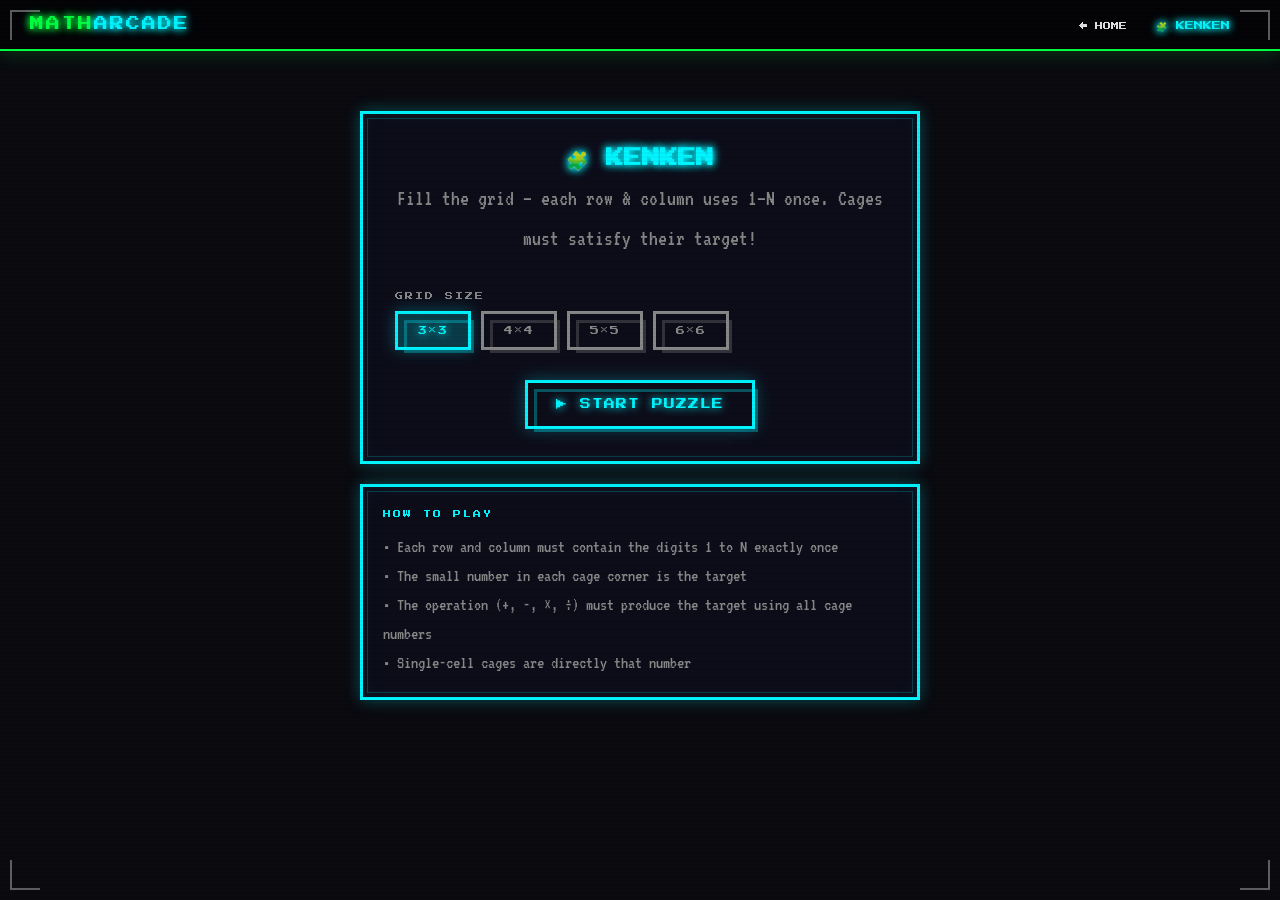
<file: games/kenken.html>
<!DOCTYPE html>
<html lang="en">
<head>
  <meta charset="UTF-8"/>
  <meta name="viewport" content="width=device-width, initial-scale=1.0"/>
  <title>KenKen — MathArcade</title>
  <link rel="stylesheet" href="../css/style.css"/>
  <style>
    .kenken-grid {
      display: inline-grid;
      border: 3px solid var(--neon-cyan);
      box-shadow: 0 0 20px rgba(0,245,255,0.4);
      background: var(--darker-bg);
      margin: 0 auto;
    }
    .kenken-cell {
      width: 72px; height: 72px;
      border: 1px solid rgba(0,245,255,0.25);
      position: relative;
      display: flex;
      align-items: center;
      justify-content: center;
      cursor: pointer;
      transition: background 0.15s;
    }
    .kenken-cell:hover { background: rgba(0,245,255,0.08); }
    .kenken-cell.selected { background: rgba(0,245,255,0.18); border-color: var(--neon-cyan); }
    .kenken-cell.correct { background: rgba(0,255,65,0.12); }
    .kenken-cell.wrong { background: rgba(255,0,110,0.12); }
    .kenken-cell .cell-value {
      font-family: 'Varela Round', monospace;
      font-size: 22px;
      font-weight: 700;
      color: var(--neon-cyan);
    }
    .kenken-cell .cage-label {
      position: absolute;
      top: 3px; left: 4px;
      font-size: 8px;
      font-family: 'Press Start 2P', monospace;
      color: var(--neon-yellow);
      text-shadow: 0 0 6px var(--neon-yellow);
      pointer-events: none;
      line-height: 1;
    }
    .cage-border-top { border-top: 3px solid var(--neon-yellow) !important; }
    .cage-border-bottom { border-bottom: 3px solid var(--neon-yellow) !important; }
    .cage-border-left { border-left: 3px solid var(--neon-yellow) !important; }
    .cage-border-right { border-right: 3px solid var(--neon-yellow) !important; }

    .numpad {
      display: grid;
      gap: 8px;
      margin: 20px auto;
      max-width: 400px;
    }
    .numpad-btn {
      font-family: 'Varela Round', monospace;
      font-size: 18px;
      font-weight: 700;
      background: rgba(0,0,0,0.6);
      border: 2px solid var(--neon-cyan);
      color: var(--neon-cyan);
      padding: 12px;
      cursor: pointer;
      transition: all 0.15s;
      text-shadow: 0 0 8px var(--neon-cyan);
    }
    .numpad-btn:hover { background: rgba(0,245,255,0.15); transform: scale(1.05); }
    .numpad-btn.clear-btn { border-color: var(--neon-pink); color: var(--neon-pink); }
    .diff-btn.active { background: rgba(0,245,255,0.2); }
    #kenken-wrap { text-align:center; }
    .cage-highlight { background: rgba(255,230,0,0.07) !important; }
  </style>
</head>
<body>
<div class="crt-corner tl"></div><div class="crt-corner tr"></div>
<div class="crt-corner bl"></div><div class="crt-corner br"></div>

<nav class="navbar">
  <div class="navbar-brand"><span class="neon-green">MATH</span><span class="neon-cyan">ARCADE</span></div>
  <ul class="navbar-nav">
    <li><a href="../index.html">← HOME</a></li>
    <li><span class="neon-cyan" style="font-size:9px;">🧩 KENKEN</span></li>
    <li id="nav-user"></li>
  </ul>
</nav>

<div class="game-hud" id="hud" style="display:none;">
  <div class="hud-item"><div class="hud-label">SIZE</div><div class="hud-value neon-cyan" id="hud-size">4×4</div></div>
  <div class="hud-item"><div class="hud-label">ERRORS</div><div class="hud-value neon-pink" id="hud-errors">0</div></div>
  <div class="hud-item"><div class="hud-label">TIME</div><div class="hud-value neon-yellow" id="hud-time">0s</div></div>
  <div class="hud-item"><div class="hud-label">FILLED</div><div class="hud-value neon-green" id="hud-filled">0%</div></div>
</div>

<!-- SETTINGS -->
<div id="screen-settings" style="max-width:600px;margin:40px auto;padding:20px;">
  <div class="pixel-box cyan-box" style="padding:32px;">
    <h1 class="neon-cyan text-center" style="font-size:18px;margin-bottom:8px;">🧩 KENKEN</h1>
    <p class="vt323 text-center" style="font-size:22px;color:var(--text-dim);margin-bottom:30px;">
      Fill the grid — each row & column uses 1–N once. Cages must satisfy their target!
    </p>
    <div class="form-group">
      <label>GRID SIZE</label>
      <div style="display:flex;gap:10px;">
        <button class="btn btn-cyan diff-btn active" data-size="3" onclick="selectSize(3,this)">3×3</button>
        <button class="btn diff-btn" data-size="4" onclick="selectSize(4,this)" style="color:var(--text-dim);border-color:var(--text-dim);">4×4</button>
        <button class="btn diff-btn" data-size="5" onclick="selectSize(5,this)" style="color:var(--text-dim);border-color:var(--text-dim);">5×5</button>
        <button class="btn diff-btn" data-size="6" onclick="selectSize(6,this)" style="color:var(--text-dim);border-color:var(--text-dim);">6×6</button>
      </div>
    </div>
    <div class="text-center mt-30">
      <button class="btn btn-cyan btn-lg" id="btn-start">▶ START PUZZLE</button>
    </div>
  </div>
  <div class="pixel-box cyan-box" style="padding:20px;margin-top:20px;">
    <div style="font-size:8px;color:var(--neon-cyan);margin-bottom:12px;letter-spacing:2px;">HOW TO PLAY</div>
    <div class="vt323" style="font-size:18px;color:var(--text-dim);line-height:1.6;">
      • Each row and column must contain the digits 1 to N exactly once<br/>
      • The small number in each cage corner is the target<br/>
      • The operation (+, -, ×, ÷) must produce the target using all cage numbers<br/>
      • Single-cell cages are directly that number
    </div>
  </div>
</div>

<!-- GAME SCREEN -->
<div id="screen-game" class="hidden" style="padding:20px;text-align:center;">
  <div id="kenken-wrap">
    <div class="kenken-grid" id="kenken-grid"></div>
  </div>
  <div class="numpad" id="numpad" style="grid-template-columns:repeat(5,1fr);"></div>
  <div style="display:flex;gap:12px;justify-content:center;margin-top:16px;flex-wrap:wrap;">
    <button class="btn btn-cyan" id="btn-check">✓ CHECK</button>
    <button class="btn btn-yellow" id="btn-hint">💡 HINT</button>
    <button class="btn btn-pink" id="btn-new">↺ NEW PUZZLE</button>
  </div>
</div>

<!-- WIN SCREEN -->
<div id="screen-win" class="hidden" style="max-width:500px;margin:40px auto;padding:20px;text-align:center;">
  <div class="pixel-box cyan-box" style="padding:32px;">
    <div style="font-size:64px;margin-bottom:16px;">🏆</div>
    <div class="neon-cyan" style="font-size:18px;margin-bottom:16px;">PUZZLE SOLVED!</div>
    <div style="display:grid;grid-template-columns:repeat(2,1fr);gap:16px;margin:20px 0;">
      <div class="pixel-box" style="padding:14px;"><div style="font-size:7px;color:var(--text-dim);">TIME</div><div id="win-time" class="neon-yellow" style="font-size:22px;font-family:'Varela Round',monospace;"></div></div>
      <div class="pixel-box" style="padding:14px;"><div style="font-size:7px;color:var(--text-dim);">ERRORS</div><div id="win-errors" class="neon-pink" style="font-size:22px;font-family:'Varela Round',monospace;"></div></div>
    </div>
    <div id="win-score-disp" class="neon-green" style="font-size:28px;font-family:'Varela Round',monospace;margin:10px 0;"></div>
    <div style="display:flex;gap:12px;justify-content:center;flex-wrap:wrap;margin-top:20px;">
      <button class="btn btn-cyan" id="btn-win-new">▶ NEW PUZZLE</button>
      <a href="../pages/leaderboard.html" class="btn btn-yellow">🏆 LEADERBOARD</a>
    </div>
  </div>
</div>

<script src="../js/core.js"></script>
<script>
  const { randomInt, showNotif, Leaderboard, Session } = MathArcade;
  const session = Session.get();
  document.getElementById('nav-user').innerHTML = session ?
    `<span style="color:var(--neon-yellow);font-size:7px">${session.name}</span>` : '';

  let gridSize = 3;
  let solution = [];
  let cages = [];
  let userGrid = [];
  let selectedCell = null;
  let errors = 0;
  let startTime = 0;
  let timerInterval = null;

  let selectedSizeEl = document.querySelector('[data-size="3"]');
  window.selectSize = function(size, el) {
    gridSize = size;
    if (selectedSizeEl) { selectedSizeEl.style.cssText = 'color:var(--text-dim);border-color:var(--text-dim);'; selectedSizeEl.classList.remove('active'); }
    el.className = 'btn btn-cyan diff-btn active';
    el.style.cssText = '';
    selectedSizeEl = el;
  };

  document.getElementById('btn-start').addEventListener('click', startGame);
  document.getElementById('btn-check').addEventListener('click', checkPuzzle);
  document.getElementById('btn-hint').addEventListener('click', giveHint);
  document.getElementById('btn-new').addEventListener('click', () => { stopTimer(); document.getElementById('screen-game').classList.add('hidden'); document.getElementById('screen-settings').classList.remove('hidden'); document.getElementById('hud').style.display = 'none'; });
  document.getElementById('btn-win-new').addEventListener('click', () => { document.getElementById('screen-win').classList.add('hidden'); document.getElementById('screen-settings').classList.remove('hidden'); document.getElementById('hud').style.display = 'none'; });

  function startGame() {
    if (MathArcade.Audio) MathArcade.Audio.playCoin();
    errors = 0;
    startTime = Date.now();
    generatePuzzle();
    document.getElementById('screen-settings').classList.add('hidden');
    document.getElementById('screen-game').classList.remove('hidden');
    document.getElementById('hud').style.display = 'flex';
    document.getElementById('hud-size').textContent = `${gridSize}×${gridSize}`;
    renderGrid();
    renderNumpad();
    startTimer();
  }

  // ---- PUZZLE GENERATION ----
  function generatePuzzle() {
    // Generate a valid Latin square
    solution = latinSquare(gridSize);
    userGrid = Array.from({ length: gridSize }, () => Array(gridSize).fill(0));
    cages = generateCages();
  }

  function latinSquare(n) {
    // Generate a random valid Latin square using shuffled base row
    const base = shuffle([...Array(n)].map((_, i) => i + 1));
    const grid = [];
    for (let r = 0; r < n; r++) {
      grid.push(base.map((v, c) => ((v - 1 + r) % n) + 1));
    }
    // Shuffle rows and columns
    shuffleArr(grid);
    const cols = shuffle([...Array(n)].map((_,i) => i));
    return grid.map(row => cols.map(c => row[c]));
  }

  function shuffle(arr) { for (let i = arr.length - 1; i > 0; i--) { const j = randomInt(0, i); [arr[i], arr[j]] = [arr[j], arr[i]]; } return arr; }
  function shuffleArr(arr) { for (let i = arr.length - 1; i > 0; i--) { const j = randomInt(0, i); [arr[i], arr[j]] = [arr[j], arr[i]]; } }

  function generateCages() {
    const n = gridSize;
    const assigned = Array.from({ length: n }, () => Array(n).fill(false));
    const cageList = [];
    const opNames = ['+', '-', '×', '÷'];

    // Walk cells in order and group into cages
    for (let r = 0; r < n; r++) {
      for (let c = 0; c < n; c++) {
        if (assigned[r][c]) continue;
        const cells = [[r, c]];
        assigned[r][c] = true;
        // Try to extend cage by 1 (horizontal or vertical)
        const maxSize = n <= 3 ? 2 : randomInt(1, Math.min(4, n));
        const dirs = shuffle([[0,1],[1,0],[0,-1],[-1,0]]);
        let attempts = 0;
        while (cells.length < maxSize && attempts < 8) {
          attempts++;
          const base = cells[randomInt(0, cells.length - 1)];
          for (const [dr, dc] of dirs) {
            const nr = base[0] + dr, nc = base[1] + dc;
            if (nr >= 0 && nr < n && nc >= 0 && nc < n && !assigned[nr][nc]) {
              cells.push([nr, nc]);
              assigned[nr][nc] = true;
              break;
            }
          }
        }

        const vals = cells.map(([r,c]) => solution[r][c]);
        let op, target;
        if (cells.length === 1) {
          op = ''; target = vals[0];
        } else if (cells.length === 2) {
          // Choose op based on values
          const [a, b] = vals.sort((x,y) => y - x);
          const possible = ['+'];
          possible.push('-');
          if (b !== 0 && a % b === 0) possible.push('÷');
          possible.push('×');
          op = possible[randomInt(0, possible.length - 1)];
          if (op === '+') target = a + b;
          else if (op === '-') target = a - b;
          else if (op === '×') target = a * b;
          else target = a / b;
        } else {
          op = randomInt(0,1) ? '+' : '×';
          target = vals.reduce((acc, v) => op === '+' ? acc + v : acc * v, op === '+' ? 0 : 1);
        }
        cageList.push({ cells, op, target });
      }
    }
    return cageList;
  }

  // ---- RENDER ----
  function renderGrid() {
    const n = gridSize;
    const grid = document.getElementById('kenken-grid');
    const cellSz = Math.min(72, Math.floor(Math.min(window.innerWidth - 80, 500) / n));
    grid.style.gridTemplateColumns = `repeat(${n}, ${cellSz}px)`;
    grid.innerHTML = '';

    // Create a lookup from cell to cage index
    const cellCage = Array.from({ length: n }, () => Array(n).fill(-1));
    cages.forEach((cage, ci) => cage.cells.forEach(([r,c]) => cellCage[r][c] = ci));

    for (let r = 0; r < n; r++) {
      for (let c = 0; c < n; c++) {
        const ci = cellCage[r][c];
        const cage = cages[ci];
        const cell = document.createElement('div');
        cell.className = 'kenken-cell';
        cell.style.width = cellSz + 'px';
        cell.style.height = cellSz + 'px';
        cell.dataset.r = r; cell.dataset.c = c;

        // Cage border logic
        const isTopEdge    = r === 0 || cellCage[r-1][c] !== ci;
        const isBottomEdge = r === n-1 || cellCage[r+1][c] !== ci;
        const isLeftEdge   = c === 0 || cellCage[r][c-1] !== ci;
        const isRightEdge  = c === n-1 || cellCage[r][c+1] !== ci;
        if (isTopEdge)    cell.classList.add('cage-border-top');
        if (isBottomEdge) cell.classList.add('cage-border-bottom');
        if (isLeftEdge)   cell.classList.add('cage-border-left');
        if (isRightEdge)  cell.classList.add('cage-border-right');

        // Cage label (top-left cell of cage)
        const isFirstOfCage = cage.cells[0][0] === r && cage.cells[0][1] === c;
        if (isFirstOfCage && cage.op !== undefined) {
          const label = document.createElement('div');
          label.className = 'cage-label';
          label.textContent = cage.target + cage.op;
          label.style.fontSize = cellSz >= 60 ? '8px' : '7px';
          cell.appendChild(label);
        }

        const valEl = document.createElement('div');
        valEl.className = 'cell-value';
        valEl.style.fontSize = (cellSz >= 60 ? 22 : 18) + 'px';
        if (userGrid[r][c]) valEl.textContent = userGrid[r][c];
        cell.appendChild(valEl);

        cell.addEventListener('click', () => selectCell(r, c));
        grid.appendChild(cell);
      }
    }
    updateGridDisplay();
  }

  function renderNumpad() {
    const pad = document.getElementById('numpad');
    pad.style.gridTemplateColumns = `repeat(${Math.min(gridSize + 1, 7)},1fr)`;
    pad.innerHTML = '';
    for (let i = 1; i <= gridSize; i++) {
      const btn = document.createElement('button');
      btn.className = 'numpad-btn';
      btn.textContent = i;
      btn.addEventListener('click', () => inputNumber(i));
      pad.appendChild(btn);
    }
    const clr = document.createElement('button');
    clr.className = 'numpad-btn clear-btn';
    clr.textContent = '✕';
    clr.addEventListener('click', () => inputNumber(0));
    pad.appendChild(clr);
  }

  function selectCell(r, c) {
    selectedCell = [r, c];
    document.querySelectorAll('.kenken-cell').forEach(el => el.classList.remove('selected', 'cage-highlight'));
    const ci = cageOfCell(r, c);
    // Highlight cage
    cages[ci]?.cells.forEach(([cr,cc]) => {
      const el = document.querySelector(`.kenken-cell[data-r="${cr}"][data-c="${cc}"]`);
      if (el) el.classList.add('cage-highlight');
    });
    const el = document.querySelector(`.kenken-cell[data-r="${r}"][data-c="${c}"]`);
    if (el) el.classList.add('selected');
  }

  function cageOfCell(r, c) {
    return cages.findIndex(cg => cg.cells.some(([cr,cc]) => cr === r && cc === c));
  }

  function inputNumber(n) {
    if (!selectedCell) { 
      if (MathArcade.Audio) MathArcade.Audio.playWrong();
      showNotif('SELECT A CELL!', 'cyan'); 
      return; 
    }
    if (MathArcade.Audio) MathArcade.Audio.playBlip();
    const [r, c] = selectedCell;
    userGrid[r][c] = n;
    updateGridDisplay();
    updateFilled();
  }

  function updateGridDisplay() {
    for (let r = 0; r < gridSize; r++) {
      for (let c = 0; c < gridSize; c++) {
        const el = document.querySelector(`.kenken-cell[data-r="${r}"][data-c="${c}"] .cell-value`);
        if (el) el.textContent = userGrid[r][c] || '';
      }
    }
  }

  function updateFilled() {
    const total = gridSize * gridSize;
    const filled = userGrid.flat().filter(v => v > 0).length;
    document.getElementById('hud-filled').textContent = Math.round(filled/total*100) + '%';
  }

  function checkPuzzle() {
    let allCorrect = true;
    for (let r = 0; r < gridSize; r++) {
      for (let c = 0; c < gridSize; c++) {
        const cell = document.querySelector(`.kenken-cell[data-r="${r}"][data-c="${c}"]`);
        if (!cell || !userGrid[r][c]) { allCorrect = false; cell?.classList.remove('correct','wrong'); continue; }
        const isRight = userGrid[r][c] === solution[r][c];
        cell.classList.toggle('correct', isRight);
        cell.classList.toggle('wrong', !isRight);
        if (!isRight) { allCorrect = false; errors++; }
      }
    }
    document.getElementById('hud-errors').textContent = errors;
    const filled = userGrid.flat().filter(v => v > 0).length;
    if (allCorrect && filled === gridSize * gridSize) {
      if (MathArcade.Audio) MathArcade.Audio.playWin();
      stopTimer();
      const timeMs = Date.now() - startTime;
      const score = Math.max(100, 10000 - errors * 500 - Math.floor(timeMs / 1000) * 10);
      document.getElementById('win-time').textContent = (timeMs/1000).toFixed(1) + 's';
      document.getElementById('win-errors').textContent = errors;
      document.getElementById('win-score-disp').textContent = score + ' PTS';
      Leaderboard.submit('kenken', score, { timeTaken: timeMs, gridSize, correct: 1, total: 1 });
      document.getElementById('screen-game').classList.add('hidden');
      document.getElementById('screen-win').classList.remove('hidden');
      document.getElementById('hud').style.display = 'none';
    } else {
      if (MathArcade.Audio) MathArcade.Audio.playWrong();
      showNotif(allCorrect ? 'FILL ALL CELLS FIRST!' : 'SOME ERRORS — KEEP TRYING!', allCorrect ? 'cyan' : 'pink');
    }
  }

  function giveHint() {
    // Fill a random empty cell with correct value
    const empties = [];
    for (let r = 0; r < gridSize; r++)
      for (let c = 0; c < gridSize; c++)
        if (!userGrid[r][c]) empties.push([r,c]);
    if (!empties.length) { showNotif('GRID IS FULL!', 'cyan'); return; }
    errors += 2; // Penalty for hint
    document.getElementById('hud-errors').textContent = errors;
    const [r,c] = empties[randomInt(0, empties.length - 1)];
    userGrid[r][c] = solution[r][c];
    updateGridDisplay();
    updateFilled();
    showNotif('💡 HINT USED (+2 ERRORS)', 'yellow');
  }

  function startTimer() {
    stopTimer();
    timerInterval = setInterval(() => {
      const elapsed = ((Date.now() - startTime) / 1000).toFixed(0);
      document.getElementById('hud-time').textContent = elapsed + 's';
    }, 1000);
  }
  function stopTimer() { if (timerInterval) clearInterval(timerInterval); }

  // Keyboard input
  document.addEventListener('keydown', e => {
    if (e.key >= '1' && e.key <= String(gridSize)) inputNumber(parseInt(e.key));
    if (e.key === 'Backspace' || e.key === 'Delete' || e.key === '0') inputNumber(0);
  });
</script>
</body>
</html>
</file>
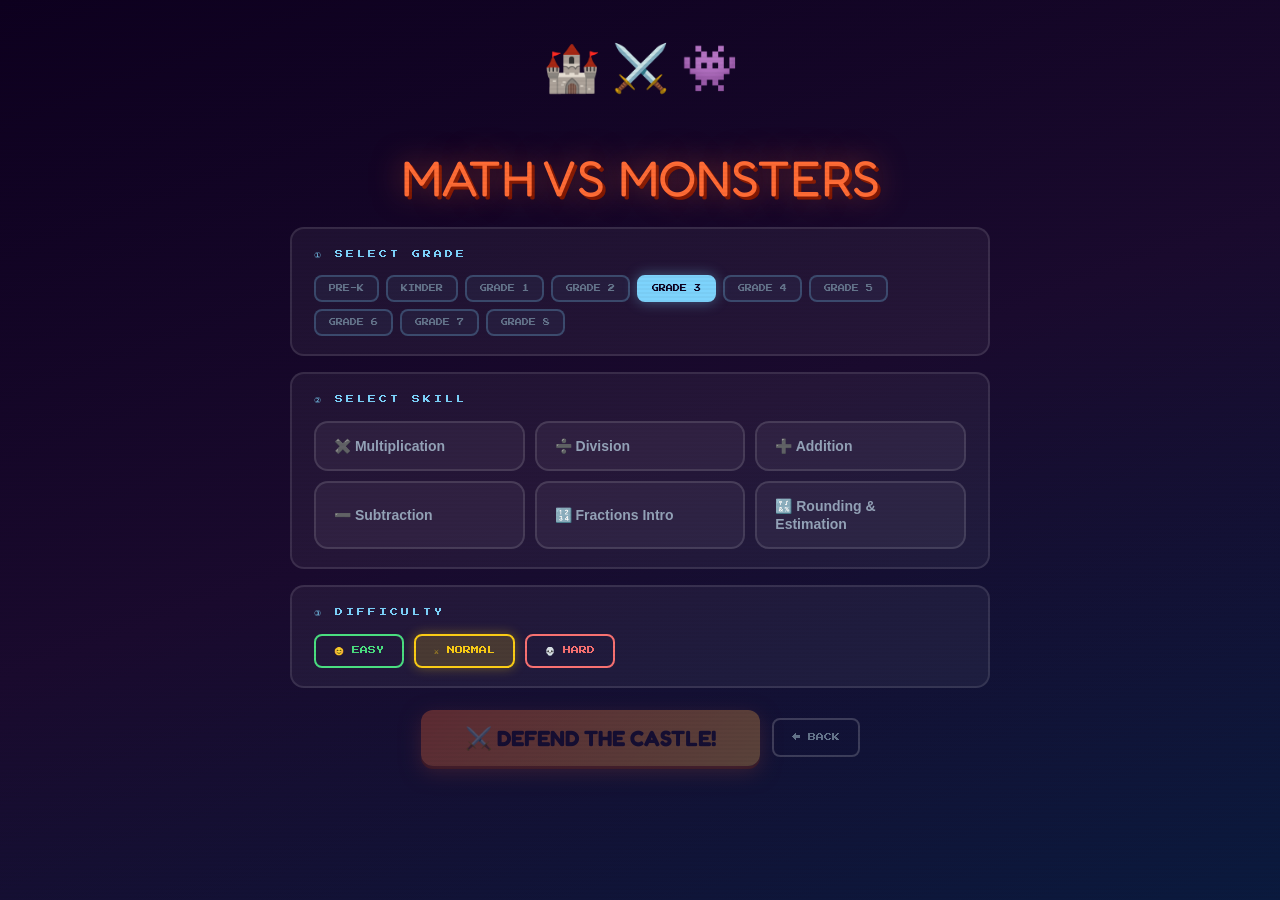
<file: games/math-cell-wars.html>
<!DOCTYPE html>
<html lang="en">
<head>
  <meta charset="UTF-8"/>
  <meta name="viewport" content="width=device-width, initial-scale=1.0"/>
  <title>Math vs Monsters — MathArcade</title>
  <link rel="stylesheet" href="../css/style.css"/>
  <link href="https://fonts.googleapis.com/css2?family=Fredoka+One&family=Nunito:wght@700;900&display=swap" rel="stylesheet"/>
  <style>
    *, *::before, *::after { box-sizing: border-box; margin: 0; padding: 0; }

    body {
      background: #1a0a2e;
      font-family: 'Nunito', sans-serif;
      overflow: hidden;
      height: 100vh; width: 100vw;
    }

    /* ─── SETUP SCREEN ─────────────────────────── */
    #screen-setup {
      position: fixed; inset: 0; z-index: 100;
      background: linear-gradient(160deg, #0d001f 0%, #1a0a2e 50%, #0a1a3e 100%);
      display: flex; flex-direction: column;
      align-items: center; overflow-y: auto;
      padding: 28px 16px 40px;
    }
    .setup-logo {
      font-family: 'Fredoka One', cursive;
      font-size: clamp(26px, 5vw, 50px);
      color: #ff6b35;
      text-shadow: 0 0 30px rgba(255,107,53,0.5), 3px 3px 0 #7a1500;
      margin-bottom: 4px; text-align: center;
    }
    .setup-sub {
      font-size: clamp(13px, 1.8vw, 16px);
      color: #94a3b8; margin-bottom: 24px; text-align: center;
    }
    .setup-icons { font-size: clamp(28px,5vw,46px); margin-bottom: 22px; }

    .setup-card {
      background: rgba(255,255,255,0.05);
      border: 2px solid rgba(255,255,255,0.1);
      border-radius: 14px;
      padding: 18px 22px;
      width: 100%; max-width: 700px;
      margin-bottom: 16px;
    }
    .setup-card-label {
      font-family: 'Press Start 2P', monospace;
      font-size: 8px; color: #7dd3fc;
      letter-spacing: 3px; margin-bottom: 14px;
    }

    /* Grade pills */
    .grade-pills { display: flex; flex-wrap: wrap; gap: 7px; }
    .grade-pill {
      font-family: 'Press Start 2P', monospace; font-size: 7px;
      padding: 8px 13px; border-radius: 8px;
      border: 2px solid rgba(125,211,252,0.25);
      background: rgba(125,211,252,0.05); color: #64748b;
      cursor: pointer; transition: all 0.15s;
    }
    .grade-pill:hover { border-color: #7dd3fc; color: #7dd3fc; }
    .grade-pill.active {
      background: #7dd3fc; color: #0d001f;
      border-color: #7dd3fc;
      box-shadow: 0 0 14px rgba(125,211,252,0.4);
    }

    /* Skill grid */
    .skill-grid { display: grid; grid-template-columns: repeat(auto-fill, minmax(200px,1fr)); gap: 10px; }
    .skill-pill {
      font-size: 14px; font-weight: 700;
      padding: 14px 18px; border-radius: 14px;
      border: 2px solid rgba(255,255,255,0.12);
      background: rgba(255,255,255,0.05); color: #94a3b8;
      cursor: pointer; text-align: left;
      display: flex; align-items: center; gap: 10px;
      transition: all 0.15s; line-height: 1.3;
    }
    .skill-pill:hover { border-color: #fb923c; color: #fb923c; background: rgba(251,146,60,0.08); }
    .skill-pill.active {
      border-color: #fb923c; color: #fff;
      background: rgba(251,146,60,0.15);
      box-shadow: 0 0 12px rgba(251,146,60,0.25);
    }

    /* Difficulty */
    .diff-row { display: flex; gap: 10px; flex-wrap: wrap; }
    .diff-btn {
      font-family: 'Press Start 2P', monospace; font-size: 8px;
      padding: 10px 18px; border-radius: 8px;
      border: 2px solid; background: transparent; cursor: pointer; transition: all 0.15s;
    }
    .diff-btn.easy   { border-color: #4ade80; color: #4ade80; }
    .diff-btn.medium { border-color: #facc15; color: #facc15; }
    .diff-btn.hard   { border-color: #f87171; color: #f87171; }
    .diff-btn.active.easy   { background: rgba(74,222,128,0.18); box-shadow:0 0 12px rgba(74,222,128,0.35); }
    .diff-btn.active.medium { background: rgba(250,204,21,0.18);  box-shadow:0 0 12px rgba(250,204,21,0.35); }
    .diff-btn.active.hard   { background: rgba(248,113,113,0.18); box-shadow:0 0 12px rgba(248,113,113,0.35); }

    .start-btn {
      font-family: 'Fredoka One', cursive;
      font-size: clamp(16px,2.5vw,22px);
      padding: 15px 44px; border-radius: 12px;
      border: none; cursor: pointer;
      background: linear-gradient(135deg,#ff6b35,#ffb347);
      color: #1a0a2e; font-weight: 900;
      box-shadow: 0 6px 20px rgba(255,107,53,0.5), 0 3px 0 #7a2000;
      transition: all 0.15s;
    }
    .start-btn:hover { transform: translateY(-2px); box-shadow: 0 10px 28px rgba(255,107,53,0.6), 0 3px 0 #7a2000; }
    .start-btn:disabled { opacity: 0.3; cursor: not-allowed; transform: none; }
    .back-anchor {
      font-family: 'Press Start 2P', monospace; font-size: 8px;
      padding: 10px 18px; border-radius: 8px;
      border: 2px solid rgba(255,255,255,0.18);
      background: transparent; color: #64748b;
      cursor: pointer; text-decoration: none; display: inline-block;
      transition: all 0.15s;
    }
    .back-anchor:hover { border-color: #fff; color: #fff; }

    /* ─── GAME SCREEN ─────────────────────────── */
    #screen-game {
      position: fixed; inset: 0; display: none;
      flex-direction: column;
    }

    /* ── HUD ── */
    .game-hud {
      flex-shrink: 0;
      background: #0d001f;
      border-bottom: 3px solid rgba(125,211,252,0.2);
      padding: 10px 18px;
      display: flex; align-items: center; justify-content: space-between;
      gap: 10px; flex-wrap: wrap;
      position: relative; z-index: 50;
    }
    .hud-block { text-align: center; min-width: 54px; }
    .hud-lbl {
      font-family: 'Press Start 2P', monospace;
      font-size: 6px; color: #475569; letter-spacing: 2px; margin-bottom: 2px;
    }
    .hud-val {
      font-family: 'Fredoka One', cursive; font-size: 22px; line-height: 1;
    }
    .v-score  { color: #fbbf24; text-shadow: 0 0 10px rgba(251,191,36,0.5); }
    .v-wave   { color: #4ade80; }
    .v-combo  { color: #fb923c; }
    .hp-wrap  { flex: 1; max-width: 240px; }
    .hp-lbl   { font-family:'Press Start 2P',monospace; font-size:6px; color:#7dd3fc; letter-spacing:2px; margin-bottom:4px; text-align:center; }
    .hp-track { height:12px; border-radius:6px; background:rgba(255,255,255,0.08); border:2px solid rgba(255,255,255,0.15); overflow:hidden; }
    .hp-fill  { height:100%; border-radius:6px; background:linear-gradient(90deg,#4ade80,#86efac); box-shadow:0 0 6px rgba(74,222,128,0.4); transition:width 0.3s, background 0.3s; }
    .hp-fill.low { background:linear-gradient(90deg,#f87171,#fca5a5); box-shadow:0 0 6px rgba(248,113,113,0.5); }
    .pause-btn {
      font-family:'Press Start 2P',monospace; font-size:8px;
      padding:8px 13px; border-radius:7px;
      border:2px solid rgba(255,255,255,0.15); background:transparent;
      color:#64748b; cursor:pointer; transition:all 0.15s;
    }
    .pause-btn:hover { border-color:#fff; color:#fff; }

    /* ── BATTLEFIELD ── */
    #battlefield {
      flex: 1; position: relative; overflow: hidden;
      /* Sky gradient */
      background: linear-gradient(180deg,
        #87CEEB 0%, #b0e0ff 45%,
        #5a8c3a 45%, #3d6626 70%, #2d4d1e 100%);
    }

    /* Subtle cloud */
    .cloud-el {
      position: absolute; background: rgba(255,255,255,0.75);
      border-radius: 40px; pointer-events: none;
      animation: cloud-scroll linear infinite;
    }
    @keyframes cloud-scroll { from{transform:translateX(-300px)} to{transform:translateX(110vw)} }

    /* Ground line detail */
    .ground-deco {
      position: absolute; left: 0; right: 0;
      height: 4px; background: #7ab648;
      box-shadow: 0 2px 8px rgba(0,0,0,0.3);
    }

    /* Path lane highlight */
    .path-lane {
      position: absolute; left: 0; right: 0;
      background: rgba(180,150,80,0.18);
      border-top: 1px dashed rgba(255,255,255,0.15);
      border-bottom: 1px dashed rgba(255,255,255,0.15);
      pointer-events: none;
    }

    /* Castle */
    #castle-el {
      position: absolute; right: 8px;
      font-size: clamp(90px, 14vw, 140px);
      filter: drop-shadow(0 6px 16px rgba(0,0,0,0.6));
      z-index: 10;
      line-height: 1;
      transition: transform 0.05s;
    }
    #castle-el.hit { animation: castle-hit 0.3s ease; }
    @keyframes castle-hit { 0%,100%{transform:translateY(-50%)} 30%{transform:translateY(-50%) translateX(-9px)} 70%{transform:translateY(-50%) translateX(9px)} }

    /* Monsters */
    .monster-wrap {
      position: absolute; z-index: 8;
      display: flex; flex-direction: column; align-items: center;
      pointer-events: none;
    }
    .monster-emoji {
      display: block;
      font-size: clamp(26px,4vw,42px);
      filter: drop-shadow(0 2px 6px rgba(0,0,0,0.4));
      animation: mon-bob 0.55s ease-in-out infinite alternate;
    }
    @keyframes mon-bob { from{transform:translateY(0)} to{transform:translateY(-5px)} }
    .mon-hp-bar { width:40px; height:5px; border-radius:3px; background:rgba(0,0,0,0.35); border:1px solid rgba(255,255,255,0.2); overflow:hidden; margin-top:2px; }
    .mon-hp-fill { height:100%; border-radius:3px; background:#4ade80; transition:width 0.2s; }
    .mon-name { font-family:'Press Start 2P',monospace; font-size:5px; color:#fff; text-shadow:0 1px 3px #000; margin-top:2px; white-space:nowrap; }

    /* Projectile */
    .projectile {
      position: absolute; font-size: 20px; z-index: 15; pointer-events: none;
      animation: proj 0.38s ease-out forwards;
    }
    @keyframes proj { from{opacity:1;transform:scale(1)} to{opacity:0;transform:translateX(-100px) scale(1.5)} }

    /* Defeat */
    .defeat-fx {
      position: absolute; font-size: 30px; z-index: 20;
      pointer-events: none;
      animation: defeat-pop 0.55s ease forwards;
    }
    @keyframes defeat-pop { 0%{transform:scale(0.4);opacity:1} 60%{transform:scale(1.6);opacity:1} 100%{transform:scale(2.2);opacity:0} }

    /* Wave progress strip */
    .wave-strip {
      position: absolute; top: 0; left: 0; right: 0;
      height: 4px; background: rgba(0,0,0,0.2); z-index: 12;
    }
    .wave-strip-fill {
      height: 100%;
      background: linear-gradient(90deg,#ff6b35,#fbbf24);
      box-shadow: 0 0 5px rgba(255,107,53,0.7);
      transition: width 0.3s;
    }

    /* Wave banner */
    .wave-banner {
      position: absolute; inset: 0; z-index: 40;
      display: flex; align-items: center; justify-content: center;
      pointer-events: none;
    }
    .wave-banner-box {
      font-family: 'Fredoka One', cursive;
      font-size: clamp(24px,4.5vw,46px);
      color: #fff;
      text-shadow: 3px 3px 0 rgba(0,0,0,0.4);
      background: linear-gradient(135deg,rgba(255,107,53,0.92),rgba(180,30,30,0.85));
      padding: 18px 48px; border-radius: 14px;
      border: 3px solid rgba(255,200,100,0.45);
      box-shadow: 0 8px 28px rgba(0,0,0,0.5);
      animation: banner-in 0.35s cubic-bezier(.34,1.56,.64,1);
    }
    @keyframes banner-in { from{transform:scale(0.4);opacity:0} to{transform:scale(1);opacity:1} }

    /* Score pop */
    .score-pop {
      position: absolute; pointer-events: none; z-index: 22;
      font-family: 'Fredoka One', cursive; font-size: 20px;
      animation: pop-rise 0.7s ease forwards;
    }
    @keyframes pop-rise { 0%{opacity:1;transform:translateY(0)} 100%{opacity:0;transform:translateY(-52px)} }

    /* Combo flash */
    .combo-txt {
      position: absolute; top: 18%; left: 50%; transform: translateX(-50%);
      font-family: 'Fredoka One', cursive; font-size: 30px;
      color: #fbbf24; text-shadow: 0 0 18px rgba(251,191,36,0.7);
      pointer-events: none; z-index: 22;
      animation: combo-rise 0.8s ease forwards;
    }
    @keyframes combo-rise { 0%{opacity:1;transform:translateX(-50%) scale(0.7)} 50%{opacity:1;transform:translateX(-50%) scale(1.15)} 100%{opacity:0;transform:translateX(-50%) translateY(-40px) scale(1)} }

    /* ── QUESTION PANEL ── */
    #q-panel {
      flex-shrink: 0;
      background: #0d001f;
      border-top: 3px solid rgba(125,211,252,0.18);
      padding: 14px 16px 16px;
      position: relative; z-index: 50;
    }
    #q-text {
      font-family: 'Fredoka One', cursive;
      font-size: clamp(20px, 3.5vw, 32px);
      color: #e2e8f0;
      text-align: center;
      margin-bottom: 12px; min-height: 38px;
      line-height: 1.2;
    }
    .q-eq { color: #fbbf24; text-shadow: 0 0 14px rgba(251,191,36,0.4); }
    #ans-row {
      display: flex; gap: 10px;
      justify-content: center; flex-wrap: wrap;
    }
    .ans-btn {
      font-family: 'Fredoka One', cursive;
      font-size: clamp(18px, 2.8vw, 26px);
      padding: 12px 30px; border-radius: 12px;
      min-width: 88px;
      border: 3px solid rgba(255,255,255,0.18);
      background: rgba(255,255,255,0.07);
      color: #fff; cursor: pointer;
      transition: all 0.12s;
    }
    .ans-btn:hover { border-color: #7dd3fc; background: rgba(125,211,252,0.12); transform: translateY(-2px); }
    .ans-btn:active { transform: translateY(1px); }
    .ans-btn.correct { border-color: #4ade80 !important; background: rgba(74,222,128,0.2) !important; animation: flash-correct 0.3s; }
    .ans-btn.wrong   { border-color: #f87171 !important; background: rgba(248,113,113,0.2) !important; animation: flash-wrong 0.3s; }
    @keyframes flash-correct { 0%,100%{transform:scale(1)} 50%{transform:scale(1.1)} }
    @keyframes flash-wrong   { 0%,100%{transform:translateX(0)} 25%,75%{transform:translateX(-5px)} 50%{transform:translateX(5px)} }

    /* ── OVERLAYS ── */
    .overlay {
      position: fixed; inset: 0; z-index: 200;
      background: rgba(10,0,25,0.93);
      display: flex; flex-direction: column;
      align-items: center; justify-content: center;
      gap: 18px; padding: 28px; text-align: center;
      backdrop-filter: blur(6px);
    }
    .overlay.hidden { display: none !important; }
    .ov-title { font-family:'Fredoka One',cursive; font-size:clamp(26px,5vw,50px); }
    .ov-sub   { font-size:clamp(13px,2vw,17px); color:#64748b; max-width:460px; line-height:1.6; }
    .ov-btn {
      font-family:'Fredoka One',cursive; font-size:clamp(15px,2vw,20px);
      padding:13px 34px; border-radius:12px; border:none; cursor:pointer; transition:all 0.15s;
    }
    .ov-btn.primary { background:linear-gradient(135deg,#ff6b35,#ffb347); color:#1a0a2e; box-shadow:0 4px 18px rgba(255,107,53,0.45); }
    .ov-btn.primary:hover { transform:translateY(-2px); }
    .ov-btn.secondary { background:rgba(255,255,255,0.07); color:#94a3b8; border:2px solid rgba(255,255,255,0.18); }
    .ov-btn.secondary:hover { border-color:#fff; color:#fff; }
    .stats-row { display:flex; gap:12px; flex-wrap:wrap; justify-content:center; }
    .stat-box  { background:rgba(255,255,255,0.06); border:2px solid rgba(255,255,255,0.12); border-radius:12px; padding:14px 20px; min-width:90px; text-align:center; }
    .stat-val  { font-family:'Fredoka One',cursive; font-size:34px; line-height:1; }
    .stat-lbl  { font-family:'Press Start 2P',monospace; font-size:5px; color:#475569; letter-spacing:2px; margin-top:4px; }

    @media (max-width:580px) {
      .ans-btn { padding:10px 18px; min-width:70px; }
      .game-hud { padding:7px 10px; }
    }
  </style>
</head>
<body>

<!-- ═══════ SETUP ═══════ -->
<div id="screen-setup">
  <div class="setup-icons">🏰 ⚔️ 👾</div>
  <div class="setup-logo">MATH VS MONSTERS</div>
  <div class="setup-card">
    <div class="setup-card-label">① SELECT GRADE</div>
    <div class="grade-pills" id="setup-grades"></div>
  </div>

  <div class="setup-card">
    <div class="setup-card-label">② SELECT SKILL</div>
    <div class="skill-grid" id="setup-skills"></div>
  </div>

  <div class="setup-card">
    <div class="setup-card-label">③ DIFFICULTY</div>
    <div class="diff-row">
      <button class="diff-btn easy"   data-diff="easy">😊 EASY</button>
      <button class="diff-btn medium active" data-diff="medium">⚔️ NORMAL</button>
      <button class="diff-btn hard"   data-diff="hard">💀 HARD</button>
    </div>
  </div>

  <div style="display:flex;gap:12px;align-items:center;flex-wrap:wrap;justify-content:center;margin-top:6px;">
    <button class="start-btn" id="btn-start" disabled>⚔️ DEFEND THE CASTLE!</button>
    <a href="../index.html" class="back-anchor">← BACK</a>
  </div>
</div>

<!-- ═══════ GAME ═══════ -->
<div id="screen-game">
  <!-- HUD -->
  <div class="game-hud">
    <div class="hud-block">
      <div class="hud-lbl">SCORE</div>
      <div class="hud-val v-score" id="hud-score">0</div>
    </div>
    <div class="hud-block">
      <div class="hud-lbl">WAVE</div>
      <div class="hud-val v-wave" id="hud-wave">1/5</div>
    </div>
    <div class="hp-wrap">
      <div class="hp-lbl">🏰 CASTLE HP</div>
      <div class="hp-track"><div class="hp-fill" id="hp-fill" style="width:100%"></div></div>
    </div>
    <div class="hud-block">
      <div class="hud-lbl">COMBO</div>
      <div class="hud-val v-combo" id="hud-combo">×1</div>
    </div>
    <button class="pause-btn" id="btn-pause">⏸</button>
  </div>

  <!-- Battlefield -->
  <div id="battlefield">
    <div class="wave-strip"><div class="wave-strip-fill" id="wave-prog" style="width:0%"></div></div>
    <div id="castle-el">🏰</div>
    <div id="monsters-layer"></div>
  </div>

  <!-- Question panel -->
  <div id="q-panel">
    <div id="q-text">Get ready…</div>
    <div id="ans-row"></div>
  </div>
</div>

<!-- Pause -->
<div class="overlay hidden" id="ov-pause">
  <div class="ov-title" style="color:#7dd3fc">⏸ PAUSED</div>
  <button class="ov-btn primary" id="btn-resume">▶ RESUME</button>
  <button class="ov-btn secondary" id="btn-quit">✕ QUIT TO MENU</button>
</div>

<!-- Game Over -->
<div class="overlay hidden" id="ov-gameover">
  <div class="ov-title" style="color:#f87171">💀 CASTLE FALLEN!</div>
  <div class="ov-sub">The monsters breached your walls!</div>
  <div class="stats-row" id="go-stats"></div>
  <div style="display:flex;gap:12px;flex-wrap:wrap;justify-content:center;">
    <button class="ov-btn primary"    id="btn-again">⚔️ TRY AGAIN</button>
    <button class="ov-btn secondary"  id="btn-menu1">🎯 CHANGE SKILL</button>
  </div>
</div>

<!-- Victory -->
<div class="overlay hidden" id="ov-victory">
  <div class="ov-title" style="color:#4ade80">🏆 VICTORY!</div>
  <div class="ov-sub">You survived all the waves! The kingdom is saved!</div>
  <div class="stats-row" id="vic-stats"></div>
  <div style="display:flex;gap:12px;flex-wrap:wrap;justify-content:center;">
    <button class="ov-btn primary"   id="btn-again2">⚔️ PLAY AGAIN</button>
    <button class="ov-btn secondary" id="btn-menu2">🎯 CHANGE SKILL</button>
  </div>
</div>

<script>
/* ═══════════════════════════════════════════════════
   MATH VS MONSTERS  ·  Original game for MathArcade
   Castle defense: answer math → blast monsters
   ═══════════════════════════════════════════════════ */

// ── Data ──────────────────────────────────────────────────────
const GRADES = ['Pre-K','K','1','2','3','4','5','6','7','8'];

const SKILLS_BY_GRADE = {
  'Pre-K':[
    {icon:'🔢', name:'Counting',      ops:['countPK']},
    {icon:'➕', name:'Basic Addition',      ops:['addPK']},
    {icon:'➖', name:'Basic Subtraction',   ops:['subPK']},
  ],
  'K':[
    {icon:'🔢', name:'Counting',     ops:['countK']},
    {icon:'➕', name:'Addition',     ops:['addK']},
    {icon:'➖', name:'Subtraction', ops:['subK']},
    {icon:'⚖️', name:'Compare Numbers',     ops:['compareK']},
  ],
  '1':[
    {icon:'➕', name:'Addition',    ops:['add1']},
    {icon:'➖', name:'Subtraction',   ops:['sub1']},
    {icon:'🔢', name:'Doubles',      ops:['double1']},
    {icon:'🏛️', name:'Place Value', ops:['placeVal1']},
  ],
  '2':[
    {icon:'➕', name:'Addition',      ops:['add2']},
    {icon:'➖', name:'Subtraction',   ops:['sub2']},
    {icon:'✖️', name:'Multiplication', ops:['mul2']},
    {icon:'📊', name:'Skip Counting', ops:['skip2']},
  ],
  '3':[
    {icon:'✖️', name:'Multiplication', ops:['mul3']},
    {icon:'➗', name:'Division', ops:['div3']},
    {icon:'➕', name:'Addition',  ops:['add3']},
    {icon:'➖', name:'Subtraction', ops:['sub3']},
    {icon:'🔢', name:'Fractions Intro',     ops:['fracIntro']},
    {icon:'🔣', name:'Rounding & Estimation', ops:['round3']},
  ],
  '4':[
    {icon:'✖️', name:'Multiplication', ops:['mul3']},
    {icon:'➗', name:'Division', ops:['div4']},
    {icon:'🔢', name:'Fractions', ops:['fracCmp']},
    {icon:'➕', name:'Fraction Add & Subtract', ops:['fracAddSub']},
    {icon:'🔟', name:'Decimals', ops:['decCmp']},
    {icon:'🔤', name:'Prime Numbers',       ops:['prime']},
  ],
  '5':[
    {icon:'🔢', name:'Fraction × ÷', ops:['fracMulDiv']},
    {icon:'🔣', name:'Order of Operations', ops:['pemdas']},
    {icon:'🔟', name:'Decimal Arithmetic', ops:['decArith']},
    {icon:'📊', name:'Patterns & Sequences', ops:['seq5']},
    {icon:'📏', name:'Metric Conversions',  ops:['metric']},
  ],
  '6':[
    {icon:'🔢', name:'Ratios',              ops:['ratio']},
    {icon:'🔣', name:'Negative Numbers',    ops:['neg']},
    {icon:'✖️', name:'Multiplying Decimals',ops:['decMul']},
    {icon:'🎯', name:'Percent',             ops:['percent']},
    {icon:'🔤', name:'Factors & Multiples', ops:['factor']},
    {icon:'⚖️', name:'Inequalities',        ops:['ineq']},
  ],
  '7':[
    {icon:'🔢', name:'Integer Operations',  ops:['neg']},
    {icon:'🔣', name:'Rational Numbers',    ops:['rational']},
    {icon:'📊', name:'Probability',         ops:['prob']},
    {icon:'🎯', name:'Percent & Interest',  ops:['percent']},
    {icon:'⚖️', name:'Linear Equations',    ops:['linear']},
    {icon:'✖️', name:'Multiplying Integers',ops:['neg']},
  ],
  '8':[
    {icon:'🔣', name:'Exponents',    ops:['exp8']},
    {icon:'📏', name:'Pythagorean Theorem', ops:['pyth']},
    {icon:'✖️', name:'Scientific Notation', ops:['sciNote']},
    {icon:'⚖️', name:'Systems of Equations',ops:['linear']},
    {icon:'🎯', name:'Slope',               ops:['slope']},
    {icon:'📊', name:'Statistics',          ops:['add3']},
  ],
};

// ══════════════════════════════════════════════════════════════
//  QUESTION ENGINE  —  exhaustive pool, zero repeats
//
//  Strategy:
//  1. For each op type, enumerate EVERY unique (question, answer)
//     pair within the current wave's parameter window.
//  2. Shuffle the pool once. Pop questions in order — never repeat.
//  3. When the pool empties, expand the parameter window (harder)
//     and rebuild — this IS the difficulty scaffold.
//  4. Answers are capped at 99999 (5 digits) throughout.
// ══════════════════════════════════════════════════════════════

let questionPool = [];   // shuffled queue for current game
let usedQuestions = new Set(); // global dedup key across ALL waves
let waveScale = 0;       // 0 = wave 1, 1 = final wave

// Called once per game start — clears everything
function resetQuestionEngine() {
  questionPool = [];
  usedQuestions.clear();
  waveScale = 0;
}

// Called each wave — rebuilds pool with wave-appropriate difficulty
function buildPoolForWave(skill, waveNum, totalWaves) {
  waveScale = totalWaves <= 1 ? 1 : (waveNum - 1) / (totalWaves - 1);
  const raw = _enumerateAll(skill, waveScale);
  // Filter out anything already used this game
  const fresh = raw.filter(q => !usedQuestions.has(q.key));
  // Shuffle fresh questions
  questionPool = shuffle(fresh);
  // If pool is somehow empty (all exhausted), expand to full range
  if (questionPool.length === 0) {
    const expanded = _enumerateAll(skill, 1.0).filter(q => !usedQuestions.has(q.key));
    questionPool = shuffle(expanded);
  }
}

// Pop next question — guaranteed unique within game
function genQ(skill) {
  if (questionPool.length === 0) {
    // Refill with harder params (shouldn't happen mid-wave normally)
    const expanded = _enumerateAll(skill, 1.0).filter(q => !usedQuestions.has(q.key));
    questionPool = shuffle(expanded.length ? expanded : _enumerateAll(skill, 1.0));
  }
  const q = questionPool.shift();
  usedQuestions.add(q.key);
  return q;
}

// ── Helpers ───────────────────────────────────────────────────
const CAP = 99999; // 5-digit answer cap
function cap(v) { return Math.abs(v) <= CAP && Number.isFinite(v); }

function makeQ(key, question, answer, wrongs) {
  const ansR = Math.round(answer);
  if (!cap(ansR)) return null;
  const seen = new Set([ansR]);
  const fw = [];
  for (const x of wrongs) {
    const v = Math.round(x);
    if (Number.isFinite(v) && !seen.has(v) && cap(v)) { seen.add(v); fw.push(v); }
    if (fw.length === 3) break;
  }
  let off = 1;
  while (fw.length < 3) {
    const v = ansR + off++;
    if (!seen.has(v)) { seen.add(v); fw.push(v); }
  }
  return { key, question, answer: ansR, wrongs: fw };
}

// ── Exhaustive pool builder per op ────────────────────────────
function _enumerateAll(skill, scale) {
  const all = [];
  for (const op of skill.ops) {
    all.push(..._enumOp(op, skill, scale));
  }
  return all.filter(Boolean);
}

function _enumOp(op, skill, scale) {
  const results = [];

  // ── helper: GCD ───────────────────────────────────────────────
  function gcd(a,b){ return b ? gcd(b,a%b) : Math.abs(a); }

  // ── helper: fraction display ──────────────────────────────────
  // Returns display string and a numeric float for comparisons
  function fracStr(n,d){ return `${n}/${d}`; }
  function mixedStr(w,n,d){ return w > 0 ? `${w} ${n}/${d}` : `${n}/${d}`; }

  // ── wave-gated range helper ───────────────────────────────────
  // Returns integers from loFull..hiEnd, but on wave 1 only the lower portion
  // scale=0 → lo..loEnd, scale=1 → lo..hiEnd
  function wRange(loFull, hiEnd) {
    const top = Math.round(loFull + (hiEnd - loFull) * (0.25 + 0.75*scale));
    return Math.max(loFull, Math.min(hiEnd, top));
  }

  switch (op) {

    // ── PRE-K ──────────────────────────────────────────────────

    case 'countPK': {
      // Count sequence 1–20, no negatives
      const hi = Math.round(5 + scale * 15); // 5..20
      for (let a = 1; a <= hi; a++) {
        results.push(makeQ(`cpk:${a}`, `${a}, ___?`, a+1,
          [a, a+2, a-1||1, a+3]));
      }
      break;
    }

    case 'addPK': {
      // Simple addition, answers 1–20
      const hi = Math.round(3 + scale * 7); // up to 10 addends
      for (let a = 1; a <= hi; a++)
        for (let b = 1; b <= hi; b++) {
          const ans = a + b;
          if (ans > 20) continue;
          results.push(makeQ(`apk:${a}+${b}`, `${a} + ${b}`, ans,
            [ans+1, ans-1||1, a, b]));
        }
      break;
    }

    case 'subPK': {
      // Simple subtraction, no negatives, 1–20
      const hi = Math.round(5 + scale * 10);
      for (let a = 2; a <= Math.min(hi,20); a++)
        for (let b = 1; b < a; b++) {
          const ans = a - b;
          results.push(makeQ(`spk:${a}-${b}`, `${a} − ${b}`, ans,
            [ans+1, b, a, ans-1||1]));
        }
      break;
    }

    // ── KINDER ─────────────────────────────────────────────────

    case 'countK': {
      // Count by 1s, 2s, 5s, 10s up to 100
      const steps = scale < 0.4 ? [1] : scale < 0.7 ? [1,2,5] : [1,2,5,10];
      const startHi = Math.round(10 + scale * 85);
      for (const step of steps)
        for (let a = step; a <= startHi; a += step) {
          const ans = a + step;
          if (ans > 100) continue;
          results.push(makeQ(`ck:${a}s${step}`, `${a}, ___ (count by ${step})`, ans,
            [a, ans+step, ans-step||step, ans+1]));
        }
      break;
    }

    case 'addK': {
      // Addition to 50
      const hi = Math.round(10 + scale * 40);
      for (let a = 1; a <= hi; a++)
        for (let b = 1; b <= hi; b++) {
          const ans = a + b;
          if (ans > 50) continue;
          results.push(makeQ(`ak:${a}+${b}`, `${a} + ${b}`, ans,
            [ans+1, ans-1||1, a, ans+2]));
        }
      break;
    }

    case 'subK': {
      // Subtraction to 50
      const hi = Math.round(10 + scale * 40);
      for (let a = 2; a <= Math.min(hi,50); a++)
        for (let b = 1; b < a; b++) {
          const ans = a - b;
          results.push(makeQ(`sk:${a}-${b}`, `${a} − ${b}`, ans,
            [ans+1, b, a, ans-1||1]));
        }
      break;
    }

    case 'compareK': {
      // Compare numbers 1–50: which is greater/less?
      const hi = Math.round(10 + scale * 40);
      for (let a = 1; a <= hi; a++)
        for (let b = 1; b <= hi; b++) {
          if (a === b) continue;
          const bigger = Math.max(a,b);
          results.push(makeQ(`cmpk:${a}v${b}`, `Which is bigger: ${a} or ${b}?`, bigger,
            [Math.min(a,b), bigger+1, Math.max(1,bigger-1), bigger+2]));
        }
      break;
    }

    // ── GRADE 1 ────────────────────────────────────────────────

    case 'add1': {
      // 2-digit number + 1-digit or 2-digit number
      // Wave 1: 2-digit + 1-digit; later waves include 2-digit + 2-digit
      const aHi = wRange(10, 99);
      for (let a = 10; a <= aHi; a++) {
        // always add 1-digit
        for (let b = 1; b <= 9; b++) {
          const ans = a + b;
          if (!cap(ans)) continue;
          results.push(makeQ(`a1:${a}+${b}`, `${a} + ${b}`, ans,
            [ans+1, ans-1, ans+10, ans-10||1]));
        }
        // mid+ waves: add 2-digit
        if (scale >= 0.4) {
          for (let b = 10; b <= aHi; b++) {
            const ans = a + b;
            if (!cap(ans) || ans > 198) continue;
            results.push(makeQ(`a1:${a}+${b}`, `${a} + ${b}`, ans,
              [ans+1, ans-1, ans+10, ans-10||1]));
          }
        }
      }
      break;
    }

    case 'sub1': {
      // Subtraction to 20
      const hi = wRange(5, 20);
      for (let a = 2; a <= hi; a++)
        for (let b = 1; b < a; b++) {
          const ans = a - b;
          results.push(makeQ(`s1:${a}-${b}`, `${a} − ${b}`, ans,
            [ans+1, ans-1||1, b, a]));
        }
      break;
    }

    case 'double1': {
      // Doubles 1–99
      const hi = wRange(5, 99);
      for (let a = 1; a <= hi; a++) {
        const ans = a * 2;
        results.push(makeQ(`d1:${a}`, `Double ${a}`, ans,
          [ans+1, ans-1||1, a, ans+2]));
      }
      break;
    }

    case 'placeVal1': {
      // Place value: identify ones/tens/hundreds/thousands digit of numbers 1–9999
      const hi = wRange(10, 9999);
      // Ask for a specific digit position
      const positions = scale < 0.25 ? ['ones','tens']
                      : scale < 0.5  ? ['ones','tens','hundreds']
                      :                ['ones','tens','hundreds','thousands'];
      for (const pos of positions) {
        const step = Math.max(1, Math.floor(hi / 40));
        for (let n = 10; n <= hi; n += step + Math.floor(Math.random()*step)) {
          let ans, wrong1, wrong2, wrong3;
          if (pos === 'ones')      { ans = n % 10; }
          else if (pos === 'tens') { ans = Math.floor(n/10) % 10; }
          else if (pos === 'hundreds'){ ans = Math.floor(n/100) % 10; }
          else                    { ans = Math.floor(n/1000) % 10; }
          wrong1 = (ans+1)%10; wrong2 = (ans+2)%10; wrong3 = (ans+5)%10;
          results.push(makeQ(`pv:${n}${pos}`, `${n}: ${pos}s digit?`, ans,
            [wrong1, wrong2, wrong3]));
        }
      }
      break;
    }

    // ── GRADE 2 ────────────────────────────────────────────────

    case 'add2': {
      // 3 & 4-digit numbers added to 2 & 3-digit numbers
      const topA = wRange(100, 9999);
      const topB = wRange(10, 999);
      // Sample evenly to keep pool manageable
      const stepA = Math.max(1, Math.floor(topA/30));
      const stepB = Math.max(1, Math.floor(topB/20));
      for (let a = 100; a <= topA; a += stepA)
        for (let b = 10; b <= Math.min(topB, a); b += stepB) {
          const ans = a + b;
          if (!cap(ans)) continue;
          results.push(makeQ(`a2:${a}+${b}`, `${a} + ${b}`, ans,
            [ans+10, ans-10||1, ans+100, ans+1]));
        }
      break;
    }

    case 'sub2': {
      // 3 & 4-digit subtraction (answer never negative)
      const topA = wRange(100, 9999);
      const stepA = Math.max(1, Math.floor(topA/30));
      for (let a = 100; a <= topA; a += stepA) {
        const bHi = Math.min(a-1, wRange(10, 999));
        const stepB = Math.max(1, Math.floor(bHi/15));
        for (let b = 10; b <= bHi; b += stepB) {
          const ans = a - b;
          if (ans < 0) continue;
          results.push(makeQ(`s2:${a}-${b}`, `${a} − ${b}`, ans,
            [ans+10, ans-10||1, b, ans+100]));
        }
      }
      break;
    }

    case 'mul2': {
      // Grade 2: 10–99 × 1–9
      const aHi = wRange(10, 99);
      const bHi = wRange(1, 9);
      for (let a = 10; a <= aHi; a += Math.max(1,Math.floor(aHi/20)))
        for (let b = 1; b <= bHi; b++) {
          const ans = a * b;
          if (!cap(ans)) continue;
          results.push(makeQ(`m2:${a}x${b}`, `${a} × ${b}`, ans,
            [a*(b+1), a*(b-1)||a, ans+a, ans-a||a]));
        }
      break;
    }

    case 'skip2': {
      // Skip counting with jumps 2–20
      const jumpHi = Math.round(2 + scale * 18); // 2..20
      for (let jump = 2; jump <= jumpHi; jump++)
        for (let start = jump; start <= 10*jump; start += jump) {
          const ans = start + jump;
          if (!cap(ans)) continue;
          results.push(makeQ(`sk2:${start}j${jump}`, `${start-jump}, ${start}, ___ (+${jump})`, ans,
            [start, ans+jump, ans-jump||jump, ans+1]));
        }
      break;
    }

    // ── GRADE 3 ────────────────────────────────────────────────

    case 'mul3': {
      // 10–999 × 2–9  AND  10–99 × 10–99
      // Wave 1: small end; final wave: full range
      const aHi1 = wRange(10, 999); // for ×single digit
      const aHi2 = wRange(10, 99);  // for ×2-digit

      // Part 1: multi-digit × single digit (2–9)
      const step1 = Math.max(1, Math.floor(aHi1/25));
      for (let a = 10; a <= aHi1; a += step1)
        for (let b = 2; b <= 9; b++) {
          const ans = a * b;
          if (!cap(ans)) continue;
          results.push(makeQ(`m3a:${a}x${b}`, `${a} × ${b}`, ans,
            [a*(b+1), a*(b-1)||a, ans+a, ans-a||a]));
        }
      // Part 2: 2-digit × 2-digit
      if (scale >= 0.3) {
        const step2 = Math.max(1, Math.floor(aHi2/15));
        for (let a = 10; a <= aHi2; a += step2)
          for (let b = 10; b <= aHi2; b += step2) {
            if (b < a) continue; // avoid duplicates
            const ans = a * b;
            if (!cap(ans)) continue;
            results.push(makeQ(`m3b:${a}x${b}`, `${a} × ${b}`, ans,
              [(a+1)*b, (a-1)*b||a, a*(b+1), ans+a]));
          }
      }
      break;
    }

    case 'div3': {
      // 2-digit to 6-digit dividend ÷ 1-digit or 2-digit divisor
      // Wave 1: 2-3 digit ÷ 1-digit; later waves: up to 6-digit ÷ 2-digit
      const maxDigits  = Math.round(2 + scale * 4); // 2..6 digit dividend
      const maxDivisor = scale >= 0.5 ? 99 : 9;    // 1 or 2-digit divisor

      const divisorHi = Math.round(2 + scale * (maxDivisor - 2));
      for (let d = 2; d <= divisorHi; d++) {
        const quotientHi = Math.round(10 + scale * 990); // 10..1000
        const step = Math.max(1, Math.floor(quotientHi/20));
        for (let q = 2; q <= quotientHi; q += step) {
          const dividend = d * q;
          if (dividend > 999999 || !cap(dividend)) continue;
          // Check digit count
          const digits = String(dividend).length;
          if (digits > maxDigits) continue;
          results.push(makeQ(`dv3:${dividend}/${d}`, `${dividend} ÷ ${d}`, q,
            [q+1, q-1||1, d, q+Math.ceil(q/10)||2]));
        }
      }
      break;
    }

    case 'div4': {
      // Same as div3 but full range from the start (Grade 4)
      for (let d = 2; d <= Math.round(2 + scale * 97); d++) { // up to 99
        const quotientHi = Math.round(10 + scale * 990);
        const step = Math.max(1, Math.floor(quotientHi/18));
        for (let q = 2; q <= quotientHi; q += step) {
          const dividend = d * q;
          if (dividend > 999999 || !cap(dividend)) continue;
          results.push(makeQ(`dv4:${dividend}/${d}`, `${dividend} ÷ ${d}`, q,
            [q+1, q-1||1, d, q+Math.ceil(q/5)||2]));
        }
      }
      break;
    }

    case 'add3': {
      // 100–9999 + 100–9999
      const hi = wRange(100, 9999);
      const step = Math.max(1, Math.floor(hi/25));
      for (let a = 100; a <= hi; a += step)
        for (let b = 100; b <= hi; b += step) {
          if (b < a) continue;
          const ans = a + b;
          if (!cap(ans)) continue;
          results.push(makeQ(`a3:${a}+${b}`, `${a} + ${b}`, ans,
            [ans+10, ans-10||100, ans+100, ans+1]));
        }
      break;
    }

    case 'sub3': {
      // 100–9999 − 100–9999, answer ≥ 0
      const hi = wRange(200, 9999);
      const step = Math.max(1, Math.floor(hi/25));
      for (let a = 200; a <= hi; a += step) {
        const bHi = Math.min(a-1, hi);
        const stepB = Math.max(1, Math.floor(bHi/15));
        for (let b = 100; b <= bHi; b += stepB) {
          const ans = a - b;
          if (ans < 0) continue;
          results.push(makeQ(`s3:${a}-${b}`, `${a} − ${b}`, ans,
            [ans+10, ans-10||1, b, ans+100]));
        }
      }
      break;
    }

    case 'fracIntro': {
      // Ask: numerator, denominator, whole-number part, equivalent fractions
      // Proper, improper, mixed fractions with 1–2 digit denominators
      const dMax = wRange(2, 20);
      for (let d = 2; d <= dMax; d++) {
        // Proper fractions
        for (let n = 1; n < d; n++) {
          results.push(makeQ(`fi:num${n}/${d}`, `${n}/${d} — numerator?`, n,
            [n+1, d, d-n, n-1||d-1]));
          results.push(makeQ(`fi:den${n}/${d}`, `${n}/${d} — denominator?`, d,
            [d+1, n, d-1||1, d+2]));
          // Equivalent fraction: n/d = ?/(d*2)
          if (d <= 12) {
            results.push(makeQ(`fi:eq${n}/${d}`, `${n}/${d} = ?/${d*2}`, n*2,
              [n, n+1, n*2+1, n*3]));
          }
        }
        // Improper fractions: n >= d
        for (let n = d; n <= d*3; n++) {
          results.push(makeQ(`fi:imp${n}/${d}`, `Is ${n}/${d} proper, improper, or mixed? (1=proper, 2=improper, 3=mixed)`, 2,
            [1, 3]));
        }
        // Mixed fractions: whole w, proper n/d
        for (let w = 1; w <= 5; w++)
          for (let n = 1; n < d; n++) {
            const imp = w*d + n;
            results.push(makeQ(`fi:mix${w}+${n}/${d}`, `${w} ${n}/${d} as improper: ?/${d}`, imp,
              [imp+1, imp-1||1, w*d, n]));
          }
      }
      break;
    }

    case 'round3': {
      // Rounding to nearest 10, 100, 1000 for numbers 10–9999
      // Wave 1: round to 10 only; mid waves add 100; late waves add 1000
      const roundTargets = scale < 0.4 ? [10] : scale < 0.7 ? [10,100] : [10,100,1000];
      const numHi = wRange(10, 9999);
      const step = Math.max(1, Math.floor(numHi/50));
      for (const rt of roundTargets)
        for (let n = rt; n <= numHi; n += step) {
          if (n % rt === 0) continue; // exact multiples trivial
          const ans = Math.round(n / rt) * rt;
          results.push(makeQ(`rnd:${n}to${rt}`, `Round ${n} to nearest ${rt}`, ans,
            [ans+rt, Math.max(0,ans-rt), n, ans+rt*2]));
        }
      break;
    }

    // ── GRADE 4 ────────────────────────────────────────────────

    case 'fracCmp': {
      // Compare fractions: like & unlike, 1-2 digit denominators, mixed & improper
      // Answer: 1 = first bigger, 2 = second bigger, 3 = equal
      const dMax = wRange(2, 20);

      // Like fractions (same denominator)
      for (let d = 2; d <= dMax; d++)
        for (let n1 = 1; n1 <= d*2; n1++)
          for (let n2 = 1; n2 <= d*2; n2++) {
            if (n1 === n2) continue;
            const ans = n1 > n2 ? 1 : 2;
            results.push(makeQ(`fc:${n1}/${d}v${n2}/${d}`, `${n1}/${d} vs ${n2}/${d}  (1=first bigger, 2=second bigger)`, ans,
              [ans===1?2:1, 3]));
          }

      // Unlike fractions (different denominators)
      if (scale >= 0.3) {
        for (let d1 = 2; d1 <= dMax; d1++)
          for (let d2 = d1+1; d2 <= dMax; d2++)
            for (let n1 = 1; n1 <= d1; n1++)
              for (let n2 = 1; n2 <= d2; n2++) {
                const v1 = n1/d1, v2 = n2/d2;
                const ans = v1 > v2 ? 1 : v1 < v2 ? 2 : 3;
                results.push(makeQ(`fcu:${n1}/${d1}v${n2}/${d2}`, `${n1}/${d1} vs ${n2}/${d2}  (1=first, 2=second, 3=equal)`, ans,
                  [1,2,3].filter(x=>x!==ans)));
              }
      }
      break;
    }

    case 'fracAddSub': {
      // Addition AND subtraction of fractions
      // Like fractions, unlike fractions, mixed, improper
      // Answers are displayed as integers (numerator of result when simplified, or whole number)
      const dMax = wRange(2, 20);

      // Like fraction addition: n1/d + n2/d = (n1+n2)/d
      for (let d = 2; d <= dMax; d++)
        for (let n1 = 1; n1 < d*2; n1++)
          for (let n2 = 1; n2 < d*2; n2++) {
            const ansN = n1 + n2;
            results.push(makeQ(`fas:a${n1}/${d}+${n2}`, `${n1}/${d} + ${n2}/${d} = ?/${d}`, ansN,
              [ansN+1, ansN-1||1, n1, n2]));
            // Subtraction (only if positive result)
            if (n1 > n2) {
              const subN = n1 - n2;
              results.push(makeQ(`fas:s${n1}/${d}-${n2}`, `${n1}/${d} − ${n2}/${d} = ?/${d}`, subN,
                [subN+1, n2, n1, Math.max(1,subN-1)]));
            }
          }

      // Unlike fraction addition (mid+ waves): find LCD, give answer numerator
      if (scale >= 0.4) {
        for (let d1 = 2; d1 <= Math.min(dMax,12); d1++)
          for (let d2 = d1+1; d2 <= Math.min(dMax,12); d2++) {
            const lcd = d1*d2 / gcd(d1,d2);
            if (lcd > 200) continue;
            for (let n1 = 1; n1 < d1; n1++)
              for (let n2 = 1; n2 < d2; n2++) {
                const ansN = (n1*(lcd/d1)) + (n2*(lcd/d2));
                results.push(makeQ(`fau:${n1}/${d1}+${n2}/${d2}`, `${n1}/${d1} + ${n2}/${d2} = ?/${lcd}`, ansN,
                  [ansN+1, ansN-1||1, n1*(lcd/d1), n2*(lcd/d2)]));
              }
          }
      }

      // Mixed fraction addition (late waves): whole parts
      if (scale >= 0.65) {
        for (let w1 = 1; w1 <= 5; w1++)
          for (let w2 = 1; w2 <= 5; w2++)
            for (let d = 2; d <= Math.min(dMax,10); d++)
              for (let n1 = 1; n1 < d; n1++)
                for (let n2 = 1; n2 < d; n2++) {
                  const totalN = n1+n2;
                  const extraW = Math.floor(totalN/d);
                  const remN   = totalN % d;
                  const totalW = w1+w2+extraW;
                  const ansW   = remN === 0 ? totalW : totalW; // whole part of result
                  results.push(makeQ(`fam:${w1}+${n1}/${d}+${w2}+${n2}`, `${w1} ${n1}/${d} + ${w2} ${n2}/${d}: whole part?`, ansW,
                    [ansW+1, ansW-1||1, w1+w2, w1+w2+1]));
                }
      }
      break;
    }

    case 'decCmp': {
      // Decimal comparison AND arithmetic: 1–3 decimal places, integer part 1–4 digits
      const intMax  = wRange(1, 9999);
      const dpCount = scale < 0.33 ? 1 : scale < 0.66 ? 2 : 3; // decimal places

      const intStep = Math.max(1, Math.floor(intMax/20));

      // Comparison questions
      for (let intA = 1; intA <= intMax; intA += intStep)
        for (let intB = 1; intB <= intMax; intB += intStep) {
          if (intA === intB) continue;
          const decA = Math.floor(Math.random()*Math.pow(10,dpCount));
          const decB = Math.floor(Math.random()*Math.pow(10,dpCount));
          const aStr = `${intA}.${String(decA).padStart(dpCount,'0')}`;
          const bStr = `${intB}.${String(decB).padStart(dpCount,'0')}`;
          const aVal = intA + decA/Math.pow(10,dpCount);
          const bVal = intB + decB/Math.pow(10,dpCount);
          const biggerInt = aVal > bVal ? intA : intB;
          results.push(makeQ(`dcmp:${aStr}v${bStr}`, `Bigger: ${aStr} or ${bStr}?`, biggerInt,
            [aVal > bVal ? intB : intA, biggerInt+1, Math.max(1,biggerInt-1), biggerInt+2]));
        }
      break;
    }

    // ── GRADE 5 ────────────────────────────────────────────────

    case 'fracMulDiv': {
      // Multiply AND divide fractions, mixed & improper
      const dMax = wRange(2, 15);

      // Proper fraction × proper fraction: answer as numerator (of n1*n2 over d1*d2)
      for (let d1 = 2; d1 <= dMax; d1++)
        for (let d2 = 2; d2 <= dMax; d2++)
          for (let n1 = 1; n1 < d1; n1++)
            for (let n2 = 1; n2 < d2; n2++) {
              const ansN = n1*n2;
              const ansD = d1*d2;
              results.push(makeQ(`fmd:${n1}/${d1}x${n2}/${d2}`, `${n1}/${d1} × ${n2}/${d2} = ?/${ansD}`, ansN,
                [ansN+1, ansN-1||1, n1*d2, n2*d1]));
            }

      // Fraction ÷ fraction: multiply by reciprocal, answer as numerator
      if (scale >= 0.4) {
        for (let d1 = 2; d1 <= Math.min(dMax,10); d1++)
          for (let d2 = 2; d2 <= Math.min(dMax,10); d2++)
            for (let n1 = 1; n1 < d1; n1++)
              for (let n2 = 1; n2 < d2; n2++) {
                // n1/d1 ÷ n2/d2 = n1*d2 / d1*n2 — give numerator of result
                const ansN = n1*d2, ansD = d1*n2;
                results.push(makeQ(`fdd:${n1}/${d1}/${n2}/${d2}`, `${n1}/${d1} ÷ ${n2}/${d2} = ?/${ansD}`, ansN,
                  [ansN+1, ansN-1||1, n1*n2, d1*d2]));
              }
      }

      // Mixed fraction × whole number (late waves)
      if (scale >= 0.65) {
        for (let w = 1; w <= 5; w++)
          for (let d = 2; d <= Math.min(dMax,10); d++)
            for (let n = 1; n < d; n++)
              for (let mult = 2; mult <= 6; mult++) {
                const impNum = w*d+n;
                const ansN   = impNum*mult;
                results.push(makeQ(`fmw:${w}+${n}/${d}x${mult}`, `${w} ${n}/${d} × ${mult} = ?/${d}`, ansN,
                  [ansN+1, ansN-1||1, impNum, w*mult*d]));
              }
      }
      break;
    }

    case 'pemdas': {
      // Order of operations: a + b×c, (a+b)×c, a×b + c×d
      const hi = wRange(2, 15);
      for (let a = 1; a <= hi; a++)
        for (let b = 1; b <= hi; b++)
          for (let c = 2; c <= hi; c++) {
            // Type 1: a + b*c
            const ans1 = a + b*c;
            if (cap(ans1) && ans1 <= 99999)
              results.push(makeQ(`pemd:${a}+${b}x${c}`, `${a} + ${b} × ${c}`, ans1,
                [(a+b)*c, ans1+1, ans1-b||1, a*b+c]));
            // Type 2 (mid+ waves): (a+b)×c
            if (scale >= 0.4) {
              const ans2 = (a+b)*c;
              if (cap(ans2))
                results.push(makeQ(`pemd2:(${a}+${b})x${c}`, `(${a} + ${b}) × ${c}`, ans2,
                  [a+b*c, ans2+c, ans2-c||1, a*c+b]));
            }
            // Type 3 (late waves): a×b + c×d
            if (scale >= 0.65) {
              for (let d2 = 2; d2 <= hi; d2++) {
                const ans3 = a*b + c*d2;
                if (cap(ans3) && ans3 <= 99999)
                  results.push(makeQ(`pemd3:${a}x${b}+${c}x${d2}`, `${a}×${b} + ${c}×${d2}`, ans3,
                    [(a*b+c)*d2, ans3+a, ans3-c||1, a*(b+c*d2)]));
              }
            }
          }
      break;
    }

    case 'decArith': {
      // Decimal addition & subtraction: 1–3 decimal places, integer 1–4 digits
      const intMax = wRange(1, 9999);
      const dp     = scale < 0.33 ? 1 : scale < 0.66 ? 2 : 3;
      const mult   = Math.pow(10, dp);
      const intStep = Math.max(1, Math.floor(intMax/15));

      for (let intA = 1; intA <= intMax; intA += intStep)
        for (let intB = 1; intB <= intMax; intB += intStep) {
          const decA = Math.floor(Math.random() * mult);
          const decB = Math.floor(Math.random() * mult);
          const aStr = `${intA}.${String(decA).padStart(dp,'0')}`;
          const bStr = `${intB}.${String(decB).padStart(dp,'0')}`;

          // Addition
          const sumInt  = intA + intB + Math.floor((decA+decB)/mult);
          const sumDec  = (decA+decB) % mult;
          const sumStr  = `${sumInt}.${String(sumDec).padStart(dp,'0')}`;
          if (cap(sumInt))
            results.push(makeQ(`da:${aStr}+${bStr}`, `${aStr} + ${bStr}`, sumInt,
              [sumInt+1, sumInt-1||1, intA+intB, sumInt+10]));

          // Subtraction (only if A > B)
          if (intA > intB || (intA === intB && decA > decB)) {
            const subTotalA = intA*mult + decA;
            const subTotalB = intB*mult + decB;
            const subTotal  = subTotalA - subTotalB;
            const subInt    = Math.floor(subTotal/mult);
            if (subInt >= 0 && cap(subInt))
              results.push(makeQ(`ds:${aStr}-${bStr}`, `${aStr} − ${bStr}`, subInt,
                [subInt+1, Math.max(0,subInt-1), intA-intB, subInt+10]));
          }
        }
      break;
    }

    case 'seq5': {
      // Patterns & sequences with jump 2–20
      const jumpHi  = Math.round(2 + scale * 18);  // 2..20
      const startHi = Math.round(10 + scale * 490); // 10..500
      const terms   = scale < 0.5 ? 3 : 4;

      for (let jump = 2; jump <= jumpHi; jump++)
        for (let st = 1; st <= startHi; st += Math.max(1,Math.floor(startHi/15))) {
          const shown = Array.from({length: terms}, (_,i) => st + i*jump);
          const ans   = st + terms*jump;
          if (!cap(ans)) continue;
          results.push(makeQ(`seq5:${st}+${jump}x${terms}`, shown.join(', ') + ', ___?', ans,
            [ans+jump, ans-jump||1, ans+1, shown[shown.length-1]]));
        }
      break;
    }

    case 'metric': {
      // REAL metric conversions: km↔m, m↔cm, cm↔mm (and back)
      // Answer is always the converted integer value
      const conversions = [
        { from:'km', to:'m',  factor:1000 },
        { from:'m',  to:'km', factor:1/1000 },
        { from:'m',  to:'cm', factor:100 },
        { from:'cm', to:'m',  factor:1/100 },
        { from:'cm', to:'mm', factor:10 },
        { from:'mm', to:'cm', factor:1/10 },
      ];
      // Wave gates: early = km↔m and cm↔mm; late = all 6
      const convPool = scale < 0.4 ? conversions.filter(c=>['km','mm'].includes(c.from)||c.to==='m')
                     : scale < 0.7 ? conversions.slice(0,4)
                     : conversions;

      for (const cv of convPool) {
        // Choose input range so output is a clean integer
        if (cv.factor >= 1) {
          // whole number inputs (e.g. 1–500 km → m)
          const maxIn = Math.round(1 + scale * (cv.factor === 1000 ? 499 : cv.factor === 100 ? 999 : 999));
          const step  = Math.max(1, Math.floor(maxIn/25));
          for (let val = 1; val <= maxIn; val += step) {
            const ans = val * cv.factor;
            if (!cap(ans)) continue;
            results.push(makeQ(`met:${val}${cv.from}to${cv.to}`, `${val} ${cv.from} = ? ${cv.to}`, ans,
              [ans + cv.factor, Math.max(0, ans - cv.factor), val, ans * 2]));
          }
        } else {
          // inputs that are multiples of 1/factor (e.g. 100 cm = 1 m)
          const unit = Math.round(1/cv.factor);
          const maxIn = Math.round(unit + scale * (unit * 49));
          const step  = Math.max(unit, Math.floor(maxIn/20) * unit || unit);
          for (let val = unit; val <= maxIn; val += step) {
            const ans = Math.round(val * cv.factor);
            if (!cap(ans) || ans < 1) continue;
            results.push(makeQ(`met:${val}${cv.from}to${cv.to}`, `${val} ${cv.from} = ? ${cv.to}`, ans,
              [ans+1, Math.max(1,ans-1), val, ans+2]));
          }
        }
      }
      break;
    }

    // ── GRADE 6–8 (existing ops — unchanged structure, kept for completeness) ──

    case 'decMul': {
      const hi = wRange(1, 9);
      for (let a = 1; a <= hi; a++)
        for (let b = a; b <= hi; b++) {
          const ans = a * b;
          if (!cap(ans)) continue;
          results.push(makeQ(`dmul:${a}x${b}`, `${a} × ${b}`, ans,
            [ans+a, ans-b||ans+2, a+b, ans+1]));
        }
      break;
    }

    case 'neg': {
      const nHi = wRange(1, 30);
      for (let a = 1; a <= nHi; a++)
        for (let b = 1; b <= nHi; b++) {
          if (a === b) continue;
          results.push(makeQ(`neg0:${a}-${b}`, `${a} + (−${b})`, a-b,
            [a-b+1, a-b-1, a, -(a+b)]));
          results.push(makeQ(`neg1:-${a}+${b}`, `(−${a}) + ${b}`, b-a,
            [b-a+1, b-a-1, b, -(a+b)]));
          if (scale >= 0.4)
            results.push(makeQ(`neg2:-${a}-${b}`, `(−${a}) + (−${b})`, -(a+b),
              [-(a+b)+1, -(a+b)-1, a+b, a-b]));
        }
      break;
    }

    case 'percent': {
      const pctSets = [[10,25],[10,20,25,50],[5,10,15,20,25,30,40,50,75]];
      const pcts = pctSets[scale < 0.35 ? 0 : scale < 0.7 ? 1 : 2];
      const baseMax2 = Math.round(10 + scale * 90);
      for (const p of pcts)
        for (let base = 10; base <= baseMax2; base += 10) {
          const ans = Math.round(p * base / 100);
          if (!cap(ans)) continue;
          results.push(makeQ(`pct:${p}%of${base}`, `${p}% of ${base}`, ans,
            [ans+5, Math.max(0,ans-5), base-ans, p]));
        }
      break;
    }

    case 'factor': {
      const fHi = wRange(6, 50);
      for (let n = 2; n <= fHi; n++) {
        const fs = []; for (let i = 1; i <= n; i++) if (n%i===0) fs.push(i);
        const ans = fs.length;
        results.push(makeQ(`fct:${n}`, `# of factors of ${n}`, ans,
          [ans+1, Math.max(1,ans-1), ans+2, Math.max(1,ans-2)]));
      }
      break;
    }

    case 'prime': {
      const primes = [2,3,5,7,11,13,17,19,23,29,31,37,41,43,47,53,59,61,67,71];
      const composites = [4,6,8,9,10,12,14,15,16,18,20,21,22,24,25,26,27,28,30];
      const maxP = Math.round(5 + scale * (primes.length - 5));
      for (const p of primes.slice(0, maxP)) {
        const nearby = composites.filter(c => Math.abs(c-p) < 15).slice(0, 3);
        while (nearby.length < 3) nearby.push(composites[nearby.length % composites.length]);
        results.push(makeQ(`prm:${p}`, `Which is prime?`, p, nearby));
      }
      break;
    }

    case 'ratio': {
      const hi2 = wRange(2, 12);
      for (let a = 1; a <= hi2; a++)
        for (let b = 1; b <= hi2; b++) {
          if (a === b) continue;
          results.push(makeQ(`rat1:${a}:${b}`, `${a} : ${b} — total parts?`, a+b,
            [a, b, a+b+1, a+b-1||1]));
          if (scale >= 0.4) {
            for (const sc of [2,3,4]) {
              const ans2 = a*sc;
              if (!cap(ans2)) continue;
              results.push(makeQ(`rat2:${a}:${b}x${sc}`, `${a}:${b} → ${(a+b)*sc} total, first part?`, ans2,
                [b*sc, ans2+1, Math.max(1,ans2-1), a+b]));
            }
          }
        }
      break;
    }

    case 'ineq': {
      const iHi = wRange(5, 20);
      for (let a = -iHi; a <= iHi; a++)
        for (let b = -iHi; b <= iHi; b++) {
          if (a === b && scale < 0.5) continue;
          const ans = a < b ? 1 : a > b ? 2 : 3;
          results.push(makeQ(`ineq:${a}v${b}`, `${a} vs ${b}  (1=<  2=>  3==)`, ans,
            [1,2,3].filter(x=>x!==ans)));
        }
      break;
    }

    case 'prob': {
      const tMax = wRange(3, 15);
      for (let tot = 2; tot <= tMax; tot++)
        for (let fav = 1; fav < tot; fav++)
          results.push(makeQ(`prb:${fav}/${tot}`, `P = ${fav}/${tot} — numerator?`, fav,
            [fav+1, Math.max(1,fav-1), tot, tot-fav]));
      break;
    }

    case 'rational': {
      const hi3 = wRange(2, 12);
      for (let a = 1; a <= hi3; a++)
        for (let b = a; b <= hi3; b++) {
          const ans = a*b;
          if (!cap(ans)) continue;
          results.push(makeQ(`rat:${a}x${b}`, `${a} × ${b}`, ans,
            [ans+a, ans-b||ans+2, a+b, ans+1]));
        }
      break;
    }

    case 'linear': {
      const mHi = Math.round(1 + scale * 8);
      const bHi = Math.round(scale * 9);
      const xHi = Math.round(2 + scale * 7);
      for (let m = 1; m <= mHi; m++)
        for (let b2 = 0; b2 <= bHi; b2++)
          for (let x = 1; x <= xHi; x++) {
            const ans = m*x + b2;
            if (!cap(ans) || ans > 1000) continue;
            const qStr = b2 === 0 ? `y=${m}x,  x=${x}` : `y=${m}x+${b2},  x=${x}`;
            results.push(makeQ(`lin:${m}x+${b2}@${x}`, qStr, ans,
              [ans+m, Math.max(0,ans-m), m*x, b2+x]));
          }
      break;
    }

    case 'exp8': {
      // Full exponent spec:
      // squares:  base 1–99
      // cubes:    base 1–40
      // ^4:       base 1–30
      // ^5:       base 1–20
      // ^6:       base 2–10
      // ^7:       base 2–5
      // Exponent laws (mid+ waves): product rule, quotient rule, power rule — answer in power form
      const expRanges = [
        {e:2, loB:1, hiB:99},
        {e:3, loB:1, hiB:40},
        {e:4, loB:1, hiB:30},
        {e:5, loB:1, hiB:20},
        {e:6, loB:2, hiB:10},
        {e:7, loB:2, hiB:5},
      ];
      // Wave 1: only squares; later waves add cubes, then higher
      const expCount = Math.round(1 + scale * (expRanges.length - 1)); // 1..6
      for (const {e, loB, hiB} of expRanges.slice(0, expCount)) {
        const step = Math.max(1, Math.floor((hiB-loB)/25));
        for (let base = loB; base <= hiB; base += step) {
          const ans = Math.pow(base, e);
          if (!cap(ans)) continue;
          results.push(makeQ(`exp8:${base}^${e}`, `${base}^${e}`, ans,
            [base*e, ans+base, Math.max(1,ans-base), Math.pow(base+1,e) <= CAP ? Math.pow(base+1,e) : ans+1]));
        }
      }

      // Exponent LAWS (mid+ waves) — answer stays in power form, so we ask for the exponent
      if (scale >= 0.4) {
        // Product rule: a^m × a^n = a^(m+n) — give m+n
        for (let base = 2; base <= 10; base++)
          for (let m = 1; m <= 8; m++)
            for (let n = 1; n <= 8; n++) {
              const ans = m + n;
              results.push(makeQ(`law:prod:${base}^${m}x${base}^${n}`, `${base}^${m} × ${base}^${n} = ${base}^?`, ans,
                [m*n, ans+1, ans-1||1, m]));
            }
        // Quotient rule: a^m ÷ a^n = a^(m-n) — give m-n (positive)
        for (let base = 2; base <= 10; base++)
          for (let m = 3; m <= 10; m++)
            for (let n = 1; n < m; n++) {
              const ans = m - n;
              results.push(makeQ(`law:quot:${base}^${m}/${base}^${n}`, `${base}^${m} ÷ ${base}^${n} = ${base}^?`, ans,
                [m+n, ans+1, ans-1||1, n]));
            }
      }
      // Power rule (late waves): (a^m)^n = a^(m*n) — give m*n
      if (scale >= 0.65) {
        for (let base = 2; base <= 10; base++)
          for (let m = 2; m <= 6; m++)
            for (let n = 2; n <= 5; n++) {
              const ans = m * n;
              results.push(makeQ(`law:pow:(${base}^${m})^${n}`, `(${base}^${m})^${n} = ${base}^?`, ans,
                [m+n, ans+1, ans-1||1, m*2]));
            }
      }
      break;
    }

    case 'pyth': {
      const cMax = Math.round(10 + scale * 90);
      const triples = [];
      for (let m = 2; m <= 15; m++)
        for (let n = 1; n < m; n++) {
          if ((m-n) % 2 === 0) continue;
          if (gcd(m,n) !== 1) continue;
          const a0 = m*m-n*n, b0 = 2*m*n, c0 = m*m+n*n;
          for (let k = 1; k*c0 <= cMax; k++)
            triples.push([a0*k, b0*k, c0*k]);
        }
      for (const [a, b, c] of triples) {
        results.push(makeQ(`pyth:c${a}-${b}`, `a=${a}, b=${b}, c=?`, c,
          [a+b, c+1, c-1||1, c+2]));
        if (scale >= 0.5)
          results.push(makeQ(`pyth:a${b}-${c}`, `b=${b}, c=${c}, a=?`, a,
            [c-b, a+1, a-1||1, b]));
      }
      break;
    }

    case 'sciNote': {
      for (let co = 1; co <= 9; co++)
        for (let e2 = 1; e2 <= 6; e2++) {
          results.push(makeQ(`sci:co${co}e${e2}`, `${co} × 10^${e2} — coefficient?`, co,
            [co+1, co-1||co+2, e2, co*2]));
          if (scale >= 0.35)
            results.push(makeQ(`sci:e${e2}co${co}`, `${co} × 10^${e2} — exponent?`, e2,
              [e2+1, Math.max(1,e2-1), co, e2+2]));
        }
      break;
    }

    case 'slope': {
      const riseMax = Math.round(2 + scale * 18);
      const runMax  = Math.round(1 + scale * 9);
      for (let rise = -riseMax; rise <= riseMax; rise++)
        for (let run = 1; run <= runMax; run++) {
          if (rise === 0) continue;
          const sv = Math.round(rise/run * 100) / 100;
          results.push(makeQ(`slp:${rise}/${run}`, `slope=${sv},  run=${run} → rise?`, rise,
            [rise+1, rise-1, run, -rise]));
        }
      break;
    }

    default: {
      // Fallback: plain addition
      const hi = wRange(1, 50);
      for (let a = 1; a <= hi; a++)
        for (let b = a; b <= hi; b++) {
          const ans = a+b;
          if (!cap(ans)) continue;
          results.push(makeQ(`def:${a}+${b}`, `${a} + ${b}`, ans,
            [ans+1, ans-1||1, ans+2, ans-2||1]));
        }
    }
  }

  return results.filter(Boolean);
}

// ── Monster defs ──────────────────────────────────────────────
const MONSTER_DEFS = [
  {emoji:'👹',name:'GOBLIN',  hp:1, spd:1.0, pts:10},
  {emoji:'💀',name:'SKELETON',hp:2, spd:0.85,pts:20},
  {emoji:'🧟',name:'ZOMBIE',  hp:2, spd:0.7, pts:20},
  {emoji:'👻',name:'GHOST',   hp:1, spd:1.3, pts:15},
  {emoji:'🦇',name:'VAMPIRE', hp:3, spd:0.9, pts:35},
  {emoji:'🕷️',name:'SPIDER',  hp:1, spd:1.4, pts:15},
  {emoji:'🐉',name:'DRAGON',  hp:4, spd:0.6, pts:55},
  {emoji:'🧌',name:'TROLL',   hp:5, spd:0.5, pts:65},
];

const DIFF = {
  easy:   {spdMult:0.4, spawnMs:2400, baseCount:4,  totalWaves:5 },
  medium: {spdMult:0.7, spawnMs:1600, baseCount:6,  totalWaves:7 },
  hard:   {spdMult:1.1, spawnMs:1050, baseCount:9,  totalWaves:10},
};

// ── Setup UI ──────────────────────────────────────────────────
let cGrade='3', cSkill=null, cDiff='medium';

function buildSetup(){
  // Grades
  const gEl=document.getElementById('setup-grades');
  gEl.innerHTML='';
  GRADES.forEach(g=>{
    const b=document.createElement('button');
    b.className='grade-pill'+(g===cGrade?' active':'');
    b.textContent=g==='Pre-K'?'PRE-K':g==='K'?'KINDER':'GRADE '+g;
    b.onclick=()=>{ cGrade=g; cSkill=null; buildSetup(); };
    gEl.appendChild(b);
  });
  // Skills
  const sEl=document.getElementById('setup-skills');
  sEl.innerHTML='';
  (SKILLS_BY_GRADE[cGrade]||[]).forEach(s=>{
    const b=document.createElement('button');
    b.className='skill-pill'+(cSkill&&cSkill.name===s.name?' active':'');
    b.innerHTML=`${s.icon} ${s.name}`;
    b.onclick=()=>{ cSkill=s; buildSetup(); };
    sEl.appendChild(b);
  });
  updateStart();
}
function updateStart(){
  const b=document.getElementById('btn-start');
  b.disabled=!cSkill; b.style.opacity=cSkill?'1':'0.3';
}
document.querySelectorAll('.diff-btn').forEach(b=>{
  b.onclick=()=>{
    cDiff=b.dataset.diff;
    document.querySelectorAll('.diff-btn').forEach(x=>x.classList.remove('active'));
    b.classList.add('active');
  };
});
buildSetup();

// URL params
const _up=new URLSearchParams(location.search);
if(_up.get('grade')&&GRADES.includes(_up.get('grade'))){ cGrade=_up.get('grade'); buildSetup(); }
if(_up.get('skill')){ const m=(SKILLS_BY_GRADE[cGrade]||[]).find(s=>s.name===_up.get('skill')); if(m){ cSkill=m; buildSetup(); } }

// Build clouds
function buildClouds(){
  const bf=document.getElementById('battlefield');
  // Remove old clouds
  bf.querySelectorAll('.cloud-el').forEach(e=>e.remove());
  for(let i=0;i<6;i++){
    const c=document.createElement('div');
    c.className='cloud-el';
    const h=18+Math.random()*18, w=70+Math.random()*90;
    const top=3+Math.random()*35; // % of battlefield
    const dur=20+Math.random()*18;
    c.style.cssText=`width:${w}px;height:${h}px;top:${top}%;left:-200px;animation-duration:${dur}s;animation-delay:-${Math.random()*dur}s;`;
    bf.appendChild(c);
  }
}

// ── Game State ────────────────────────────────────────────────
let running=false, paused=false;
let score=0, wave=1, totalWaves=5;
let castleHP=10, maxHP=10;
let combo=1, streak=0;
let killed=0, totalQ=0, correctQ=0;
let currentQ=null, canAnswer=false;
let monsters=[], queue=[], spawnTmr=null;
let midX=0; // monster id counter

function bf(){ return document.getElementById('battlefield'); }
function bfH(){ return bf().offsetHeight; }
function bfW(){ return bf().offsetWidth; }
// Y where the ground starts (45% from top of battlefield)
function groundTop(){ return bfH()*0.45; }
// Castle X position (right side minus some margin)
function castleX(){ return bfW()-120; }

// Position the castle vertically in the ground area
function positionCastle(){
  const c=document.getElementById('castle-el');
  const gY=groundTop();
  // Place castle so its center is in the middle of the ground area
  const groundH=bfH()-gY;
  const castleH=parseFloat(getComputedStyle(c).fontSize)*1.3||80;
  c.style.top=(gY + groundH*0.1)+'px';
}

// ── Start ─────────────────────────────────────────────────────
document.getElementById('btn-start').onclick=startGame;

function startGame(){
  const cfg=DIFF[cDiff];
  score=0; wave=1; totalWaves=cfg.totalWaves;
  castleHP=10; maxHP=10;
  combo=1; streak=0; killed=0; totalQ=0; correctQ=0;
  monsters=[]; midX=0;
  resetQuestionEngine();   // clear pool + used-set
  running=true; paused=false;

  document.getElementById('screen-setup').style.display='none';
  const gs=document.getElementById('screen-game');
  gs.style.display='flex';
  ['ov-pause','ov-gameover','ov-victory'].forEach(id=>document.getElementById(id).classList.add('hidden'));
  document.getElementById('monsters-layer').innerHTML='';

  buildClouds();
  positionCastle();
  updateHUD();
  showBanner(`⚔️ WAVE 1 — DEFEND!`, ()=>{ spawnWave(); askQ(); });
}

// ── Spawn ─────────────────────────────────────────────────────
function spawnWave(){
  clearTimeout(spawnTmr);

  // Build a fresh, exhaustive, shuffled question pool for this wave's difficulty
  buildPoolForWave(cSkill, wave, totalWaves);

  const cfg=DIFF[cDiff];
  // Monster count grows with each wave
  const count=cfg.baseCount+Math.floor((wave-1)*1.8);
  queue=[];
  for(let i=0;i<count;i++){
    // Wave-gated monster pool: early waves only easy monsters, later waves unlock harder ones
    const waveGate = Math.ceil(waveScale * MONSTER_DEFS.length);
    const pool = MONSTER_DEFS.slice(0, Math.max(2, waveGate));
    const def={...pool[Math.floor(Math.random()*pool.length)]};
    // Scale HP with wave — later waves monsters have more HP
    const hpBonus = Math.floor(waveScale * 2);
    def.hp = def.hp + hpBonus;
    def.maxHp = def.hp;
    queue.push(def);
  }
  doSpawn();
  updateProg();
}

function doSpawn(){
  if(!queue.length||!running||paused) return;
  spawnMonster(queue.shift());
  const cfg=DIFF[cDiff];
  spawnTmr=setTimeout(doSpawn, cfg.spawnMs + (Math.random()-0.5)*300);
  updateProg();
}

function spawnMonster(def){
  if(!running) return;
  const id=++midX;
  const gTop=groundTop();
  const gBot=bfH();
  const gH=gBot-gTop;
  // Random lane within ground area, leaving space for monster+hp bar
  const monH=50; // approx pixel height of monster widget
  const laneY=gTop + 8 + Math.random()*(gH - monH - 16);

  const wrap=document.createElement('div');
  wrap.className='monster-wrap';
  wrap.id='m'+id;
  wrap.style.cssText=`left:0px;top:${laneY}px;`;
  wrap.innerHTML=`
    <span class="monster-emoji">${def.emoji}</span>
    <div class="mon-hp-bar"><div class="mon-hp-fill" id="mhp${id}" style="width:100%"></div></div>
    <div class="mon-name">${def.name}</div>`;
  document.getElementById('monsters-layer').appendChild(wrap);

  const cfg=DIFF[cDiff];
  const spd=def.spd * cfg.spdMult * (1 + wave*0.07);
  const mon={ id, el:wrap, def, hp:def.hp, maxHp:def.maxHp, x:0, y:laneY, spd, iv:null };
  monsters.push(mon);

  mon.iv=setInterval(()=>{
    if(!running||paused) return;
    mon.x += spd;
    wrap.style.left=mon.x+'px';
    if(mon.x >= castleX()-20) hitCastle(mon);
  }, 30);
}

function hitCastle(mon){
  clearInterval(mon.iv);
  monsters=monsters.filter(m=>m.id!==mon.id);
  mon.el.remove();
  castleHP=Math.max(0,castleHP-1);
  combo=1; streak=0;
  document.getElementById('castle-el').classList.add('hit');
  setTimeout(()=>document.getElementById('castle-el').classList.remove('hit'),320);
  updateHUD();
  if(castleHP<=0){ endGame(false); return; }
  checkClear();
}

function checkClear(){
  if(queue.length>0||monsters.length>0) return;
  clearTimeout(spawnTmr);
  if(wave>=totalWaves){ setTimeout(()=>endGame(true),700); return; }
  wave++;
  updateHUD();
  setTimeout(()=>showBanner(`${wave===totalWaves?'⚠️ FINAL':'⚔️'} WAVE ${wave}!`, ()=>spawnWave()), 500);
}

// ── Questions ─────────────────────────────────────────────────
function askQ(){
  if(!running) return;
  currentQ=genQ(cSkill);
  canAnswer=true;

  document.getElementById('q-text').innerHTML=
    `<span class="q-eq">${currentQ.question}</span>  =  ?`;

  const row=document.getElementById('ans-row');
  row.innerHTML='';
  shuffle([currentQ.answer,...currentQ.wrongs.slice(0,3)]).forEach(val=>{
    const btn=document.createElement('button');
    btn.className='ans-btn';
    btn.textContent=val;
    btn.onclick=()=>answer(val,btn);
    row.appendChild(btn);
  });
}

function answer(val, btn){
  if(!canAnswer||!running||paused) return;
  canAnswer=false;
  totalQ++;
  const ok=(val===currentQ.answer);

  if(ok){
    correctQ++; streak++; combo=Math.min(combo+(streak>=3?1:0),5);
    btn.classList.add('correct');
    blastMonster();
    score+=10*combo;
    pop('+'+(10*combo),'#4ade80');
    if(combo>1) showCombo('×'+combo+' COMBO!');
  } else {
    streak=0; combo=1;
    btn.classList.add('wrong');
    monsters.forEach(m=>{ m.x+=55; m.el.style.left=m.x+'px'; });
    pop('MISS!','#f87171');
  }
  updateHUD();
  setTimeout(()=>{ if(running) askQ(); },360);
}

function blastMonster(){
  if(!monsters.length) return;
  const target=monsters.reduce((a,b)=>b.x>a.x?b:a);
  // Projectile
  const p=document.createElement('div');
  p.className='projectile'; p.textContent='⚡';
  p.style.cssText=`left:${castleX()-20}px;top:${target.y+8}px;`;
  bf().appendChild(p);
  setTimeout(()=>p.remove(),420);

  target.hp--;
  const pct=target.hp/target.maxHp*100;
  const bar=document.getElementById('mhp'+target.id);
  if(bar){ bar.style.width=pct+'%'; bar.style.background=pct>50?'#4ade80':pct>25?'#facc15':'#f87171'; }
  if(target.hp<=0) defeatMon(target);
}

function defeatMon(mon){
  clearInterval(mon.iv);
  monsters=monsters.filter(m=>m.id!==mon.id);
  killed++;
  score+=mon.def.pts*combo;
  mon.el.remove();
  const fx=document.createElement('div');
  fx.className='defeat-fx'; fx.textContent='💥';
  fx.style.cssText=`left:${mon.x}px;top:${mon.y}px;`;
  bf().appendChild(fx);
  setTimeout(()=>fx.remove(),600);
  pop('+'+mon.def.pts,'#fbbf24');
  updateHUD();
  checkClear();
}

// ── UI helpers ────────────────────────────────────────────────
function updateHUD(){
  document.getElementById('hud-score').textContent=score;
  document.getElementById('hud-wave').textContent=wave+'/'+totalWaves;
  document.getElementById('hud-combo').textContent='×'+combo;
  const pct=castleHP/maxHP*100;
  const f=document.getElementById('hp-fill');
  f.style.width=pct+'%';
  f.className='hp-fill'+(pct<=30?' low':'');
  // Castle emoji degrades
  document.getElementById('castle-el').textContent=
    castleHP<=3?'🏚️':castleHP<=6?'🏰':'🏰';
}

function updateProg(){
  const cfg=DIFF[cDiff];
  const total=cfg.baseCount+Math.floor((wave-1)*1.5);
  const done=total-monsters.length-queue.length;
  document.getElementById('wave-prog').style.width=Math.min(100,done/total*100)+'%';
}

function pop(txt,col){
  const e=document.createElement('div');
  e.className='score-pop';
  e.style.cssText=`left:${40+Math.random()*20}%;top:55%;color:${col};text-shadow:0 0 8px ${col};`;
  e.textContent=txt;
  bf().appendChild(e);
  setTimeout(()=>e.remove(),720);
}

function showCombo(txt){
  const e=document.createElement('div');
  e.className='combo-txt'; e.textContent=txt;
  bf().appendChild(e);
  setTimeout(()=>e.remove(),850);
}

function showBanner(txt, cb){
  const wrap=document.createElement('div');
  wrap.className='wave-banner';
  wrap.innerHTML=`<div class="wave-banner-box">${txt}</div>`;
  bf().appendChild(wrap);
  setTimeout(()=>{ wrap.remove(); if(cb)cb(); },1900);
}

function shuffle(a){ return [...a].sort(()=>Math.random()-0.5); }

// ── End Game ──────────────────────────────────────────────────
function endGame(victory){
  running=false; canAnswer=false;
  clearTimeout(spawnTmr);
  monsters.forEach(m=>{ clearInterval(m.iv); m.el?.remove(); });
  monsters=[];

  const acc=totalQ?Math.round(correctQ/totalQ*100):0;
  const html=`
    <div class="stat-box"><div class="stat-val" style="color:#fbbf24">${score}</div><div class="stat-lbl">SCORE</div></div>
    <div class="stat-box"><div class="stat-val" style="color:#4ade80">${wave-(victory?0:1)}</div><div class="stat-lbl">WAVES</div></div>
    <div class="stat-box"><div class="stat-val" style="color:#fb923c">${killed}</div><div class="stat-lbl">DEFEATED</div></div>
    <div class="stat-box"><div class="stat-val" style="color:#7dd3fc">${acc}%</div><div class="stat-lbl">ACCURACY</div></div>`;

  if(victory){
    document.getElementById('vic-stats').innerHTML=html;
    document.getElementById('ov-victory').classList.remove('hidden');
  } else {
    document.getElementById('go-stats').innerHTML=html;
    document.getElementById('ov-gameover').classList.remove('hidden');
  }
  try{ if(typeof MathArcade!=='undefined'&&MathArcade.Session.isLoggedIn()) MathArcade.Scores.submit('math-vs-monsters',score); }catch(e){}
}

// ── Controls ──────────────────────────────────────────────────
document.getElementById('btn-pause').onclick=()=>{
  paused=true;
  document.getElementById('ov-pause').classList.remove('hidden');
};
document.getElementById('btn-resume').onclick=()=>{
  paused=false;
  document.getElementById('ov-pause').classList.add('hidden');
  doSpawn();
};
document.getElementById('btn-quit').onclick=goMenu;

[['btn-again','btn-again2']].flat().forEach(id=>{
  const el=document.getElementById(id); if(el) el.onclick=startGame;
});
document.getElementById('btn-again').onclick=startGame;
document.getElementById('btn-again2').onclick=startGame;
['btn-menu1','btn-menu2'].forEach(id=>{ document.getElementById(id).onclick=goMenu; });

function goMenu(){
  running=false; canAnswer=false;
  clearTimeout(spawnTmr);
  monsters.forEach(m=>{ clearInterval(m.iv); m.el?.remove(); });
  monsters=[];
  document.getElementById('monsters-layer').innerHTML='';
  document.getElementById('screen-game').style.display='none';
  ['ov-pause','ov-gameover','ov-victory'].forEach(id=>document.getElementById(id).classList.add('hidden'));
  document.getElementById('screen-setup').style.display='flex';
}

document.addEventListener('keydown',e=>{
  if(e.key==='Escape'){
    if(paused) document.getElementById('btn-resume').click();
    else if(running) document.getElementById('btn-pause').click();
  }
  if(running&&!paused&&canAnswer){
    const n=parseInt(e.key);
    if(n>=1&&n<=4){
      const btns=document.getElementById('ans-row').querySelectorAll('.ans-btn');
      if(btns[n-1]) btns[n-1].click();
    }
  }
});

window.addEventListener('resize',()=>{ if(running) positionCastle(); });
</script>
</body>
</html>
</file>
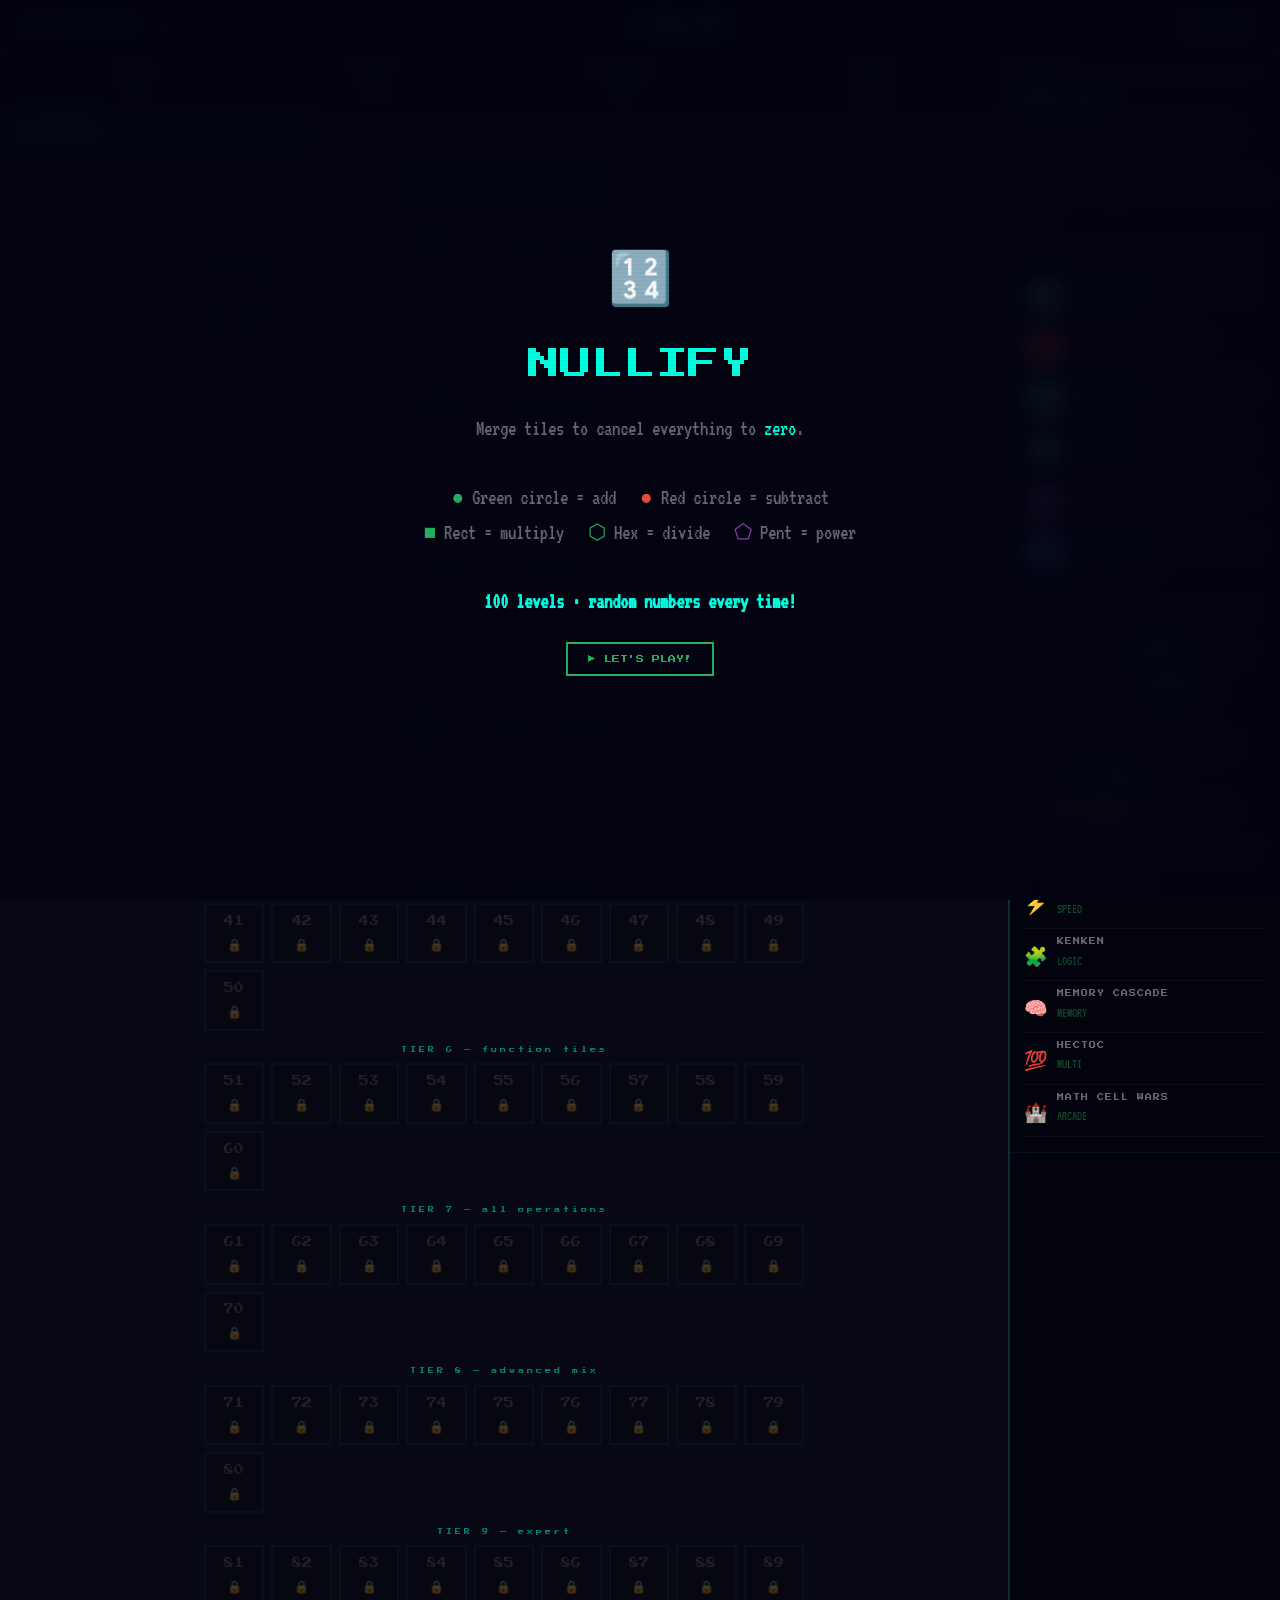
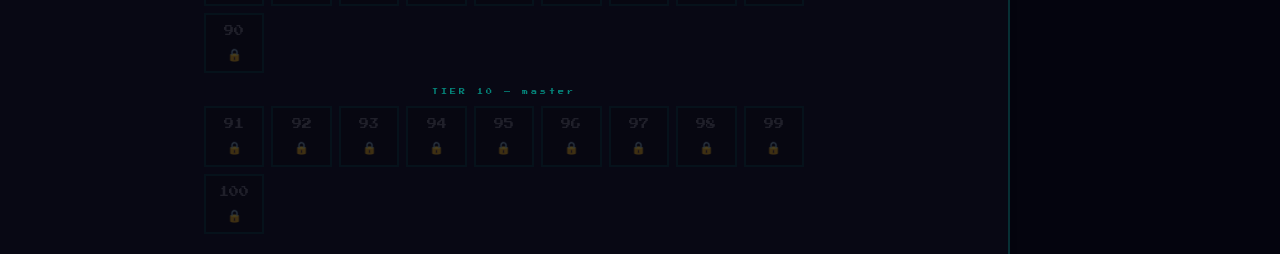
<file: games/nullify.html>
<!DOCTYPE html>
<html lang="en">
<head>
  <meta charset="UTF-8"/>
  <meta name="viewport" content="width=device-width, initial-scale=1.0"/>
  <title>Nullify — MathArcade</title>
  <link rel="stylesheet" href="../css/style.css"/>
  <link href="https://fonts.googleapis.com/css2?family=Nunito:wght@900&display=swap" rel="stylesheet"/>
  <style>
    *, *::before, *::after { box-sizing: border-box; margin: 0; padding: 0; }

    :root {
      --teal: #00ffe0; --bg: #080814;
      --border: rgba(0,255,224,0.16); --dim: rgba(255,255,255,0.4);
      --panel: rgba(0,0,0,0.5);
      --c-pos: #27ae60; --c-neg: #e74c3c;
      --c-mul: #27ae60; --c-div: #27ae60; --c-pow: #8e44ad; --c-fn: #2980b9;
      --shadow: #1a2035;
    }

    body { background:var(--bg); font-family:'Press Start 2P',monospace; color:#e2e2e2; min-height:100vh; display:flex; flex-direction:column; overflow-x:hidden; }

    .topbar { display:flex; align-items:center; justify-content:space-between; padding:11px 22px; gap:10px; flex-wrap:wrap; background:rgba(0,0,0,0.85); border-bottom:2px solid var(--border); flex-shrink:0; }
    .topbar-brand { font-size:9px; letter-spacing:3px; }
    .topbar-title { font-size:11px; color:var(--teal); text-shadow:0 0 14px rgba(0,255,224,0.45); }
    .topbar-back { font-size:7px; padding:7px 12px; letter-spacing:2px; border:2px solid rgba(0,255,65,0.4); background:transparent; color:#00ff41; cursor:pointer; text-decoration:none; transition:all .15s; }
    .topbar-back:hover { background:rgba(0,255,65,0.1); border-color:#00ff41; }

    .outer { display:grid; grid-template-columns:1fr 270px; flex:1; }
    .game-col { display:flex; flex-direction:column; border-right:2px solid var(--border); min-height:0; }

    .hud { display:flex; align-items:center; justify-content:space-around; padding:8px 20px; flex-wrap:wrap; gap:8px; background:var(--panel); border-bottom:1px solid var(--border); flex-shrink:0; }
    .hud-block { text-align:center; }
    .hud-lbl { font-size:6px; color:var(--dim); letter-spacing:3px; margin-bottom:3px; }
    .hud-val { font-size:15px; }
    .hv-l { color:var(--teal); } .hv-m { color:#fbbf24; } .hv-s { color:#a78bfa; }

    .mode-tabs { display:flex; gap:5px; flex-wrap:wrap; padding:8px 16px; border-bottom:1px solid var(--border); background:rgba(0,0,0,0.3); flex-shrink:0; }
    .mode-tab { font-family:'Press Start 2P',monospace; font-size:6px; padding:6px 9px; border:2px solid rgba(0,255,224,0.22); background:transparent; color:var(--dim); cursor:pointer; transition:all .15s; }
    .mode-tab:hover { border-color:var(--teal); color:var(--teal); }
    .mode-tab.active { border-color:var(--teal); color:var(--teal); background:rgba(0,255,224,0.08); }

    #screen-levels { flex:1; overflow-y:auto; padding:20px; }
    .levels-title { font-size:9px; color:var(--teal); margin-bottom:6px; text-align:center; letter-spacing:3px; }
    .levels-sub { font-family:'VT323',monospace; font-size:17px; color:var(--dim); text-align:center; margin-bottom:16px; }
    .tier-label { font-size:6px; color:rgba(0,255,224,0.5); letter-spacing:3px; margin:14px 0 8px; text-align:center; }
    .levels-grid { display:grid; grid-template-columns:repeat(auto-fill,minmax(56px,1fr)); gap:7px; max-width:600px; margin:0 auto; }
    .level-btn { aspect-ratio:1; display:flex; flex-direction:column; align-items:center; justify-content:center; gap:3px; border:2px solid rgba(0,255,224,0.18); background:rgba(0,0,0,0.4); cursor:pointer; transition:all .15s; font-family:'Press Start 2P',monospace; }
    .level-btn .ln { font-size:10px; color:var(--dim); }
    .level-btn .ls { font-size:12px; }
    .level-btn.open { border-color:rgba(0,255,224,0.3); }
    .level-btn.open:hover { border-color:var(--teal); background:rgba(0,255,224,0.06); }
    .level-btn.open:hover .ln { color:var(--teal); }
    .level-btn.done { border-color:rgba(39,174,96,0.6); background:rgba(39,174,96,0.06); }
    .level-btn.done .ln { color:#27ae60; }
    .level-btn.locked { opacity:0.25; cursor:not-allowed; }

    #screen-game { flex:1; display:none; flex-direction:column; min-height:0; }
    .info-strip { display:flex; align-items:center; gap:10px; flex-wrap:wrap; padding:6px 16px; border-bottom:1px solid var(--border); background:rgba(0,0,0,0.3); flex-shrink:0; font-family:'VT323',monospace; font-size:17px; color:var(--dim); }
    .info-strip b { color:rgba(0,255,224,0.8); }

    .board-wrap { flex:1; overflow:hidden; display:flex; align-items:center; justify-content:center; padding:20px 16px; background:radial-gradient(ellipse at center,rgba(0,255,224,0.02) 0%,transparent 70%); }
    #game-board { display:flex; flex-wrap:wrap; gap:18px; align-content:center; justify-content:center; max-width:560px; width:100%; }

    /* ── TILE SHAPES ── */
    .tile { width:88px; height:88px; display:flex; align-items:center; justify-content:center; user-select:none; cursor:grab; transition:transform .12s, filter .12s, opacity .12s; position:relative; }
    .tile:active { cursor:grabbing; }

    .tile-inner {
      width:100%; height:100%; display:flex; align-items:center; justify-content:center;
      font-family:'Nunito',sans-serif; font-weight:900; font-size:24px; color:#fff;
      text-shadow:0 2px 6px rgba(0,0,0,0.5); transition:transform .12s, filter .12s;
    }

    /* CIRCLE — pos (green) / neg (red) */
    .s-circle .tile-inner { border-radius:50%; }
    .s-circle.pos .tile-inner { background:var(--c-pos); box-shadow:0 6px 0 rgba(0,0,0,0.4), 0 0 0 4px #1a3a2a; }
    .s-circle.neg .tile-inner { background:var(--c-neg); box-shadow:0 6px 0 rgba(0,0,0,0.4), 0 0 0 4px #3a1a1a; }

    /* ROUNDED RECT — multiply */
    .s-rect .tile-inner { border-radius:20px; background:var(--c-mul); box-shadow:0 6px 0 rgba(0,0,0,0.4), 0 0 0 4px #1a3a2a; }

    /* HEXAGON — divide */
    .s-hex .tile-inner { clip-path:polygon(50% 0%,93% 25%,93% 75%,50% 100%,7% 75%,7% 25%); background:var(--c-div); filter:drop-shadow(0 5px 0 rgba(0,0,0,0.45)); }

    /* PENTAGON — power */
    .s-pent .tile-inner { clip-path:polygon(50% 0%,100% 38%,80% 100%,20% 100%,0% 38%); background:var(--c-pow); filter:drop-shadow(0 5px 0 rgba(0,0,0,0.45)); }

    /* SQUIRCLE — fn */
    .s-fn .tile-inner { border-radius:30px; background:var(--c-fn); box-shadow:0 6px 0 rgba(0,0,0,0.4), 0 0 0 4px #1a2a3a; font-size:20px; cursor:default; }

    /* States */
    .tile:not(.s-fn):not(.dragging):hover .tile-inner { transform:translateY(-4px) scale(1.07); filter:brightness(1.18); }
    .tile.dragging { opacity:0.28; }
    .tile.dragging .tile-inner { transform:scale(0.82); }
    .tile.selected .tile-inner { transform:translateY(-6px) scale(1.1); filter:brightness(1.22); outline:4px solid var(--teal); outline-offset:3px; }
    .tile.drop-target .tile-inner { transform:scale(1.13); outline:4px solid #fff; outline-offset:2px; filter:brightness(1.3); }

    .game-bottom { padding:10px 16px; flex-shrink:0; border-top:1px solid var(--border); background:var(--panel); display:flex; align-items:center; justify-content:space-between; gap:10px; flex-wrap:wrap; }
    .game-msg { font-family:'VT323',monospace; font-size:18px; color:var(--teal); flex:1; min-width:180px; }
    .btn-sm { font-family:'Press Start 2P',monospace; font-size:6px; padding:7px 11px; border:2px solid; background:transparent; cursor:pointer; transition:all .15s; letter-spacing:1px; }
    .b-re { border-color:rgba(251,191,36,0.5); color:#fbbf24; } .b-re:hover { background:rgba(251,191,36,0.1); border-color:#fbbf24; }
    .b-lv { border-color:rgba(0,255,224,0.38); color:var(--teal); } .b-lv:hover { background:rgba(0,255,224,0.08); border-color:var(--teal); }

    .overlay { position:fixed; inset:0; z-index:300; background:rgba(4,4,18,0.93); backdrop-filter:blur(10px); display:flex; flex-direction:column; align-items:center; justify-content:center; gap:18px; padding:28px; text-align:center; }
    .overlay.hidden { display:none !important; }
    .ov-icon { font-size:52px; } .ov-title { font-size:clamp(16px,4vw,32px); }
    .ov-sub { font-family:'VT323',monospace; font-size:21px; color:var(--dim); max-width:460px; line-height:1.65; }
    .ov-row { display:flex; gap:10px; flex-wrap:wrap; justify-content:center; margin-top:4px; }
    .ov-btn { font-family:'Press Start 2P',monospace; font-size:8px; padding:11px 20px; border:2px solid; background:transparent; cursor:pointer; transition:all .15s; }
    .ob-teal { border-color:var(--teal); color:var(--teal); } .ob-teal:hover { background:rgba(0,255,224,0.1); }
    .ob-green { border-color:#27ae60; color:#27ae60; } .ob-green:hover { background:rgba(39,174,96,0.1); }
    .ob-dim { border-color:rgba(255,255,255,0.2); color:rgba(255,255,255,0.45); } .ob-dim:hover { border-color:#fff; color:#fff; }

    .fx-pop { position:fixed; pointer-events:none; z-index:400; font-family:'VT323',monospace; font-size:28px; font-weight:bold; text-shadow:0 0 12px currentColor; white-space:nowrap; animation:fxRise .9s ease forwards; }
    @keyframes fxRise { 0%{opacity:1;transform:translateY(0) scale(.8)} 100%{opacity:0;transform:translateY(-90px) scale(1.1)} }
    .fx-zero { position:fixed; inset:0; pointer-events:none; z-index:350; display:flex; align-items:center; justify-content:center; font-family:'Press Start 2P',monospace; font-size:clamp(24px,6vw,58px); letter-spacing:4px; color:var(--teal); text-shadow:0 0 50px var(--teal); animation:fxZero .8s ease forwards; }
    @keyframes fxZero { 0%{opacity:0;transform:scale(.4)} 40%{opacity:1;transform:scale(1.15)} 100%{opacity:0;transform:scale(1.65)} }

    .sidebar { display:flex; flex-direction:column; overflow-y:auto; background:rgba(4,4,14,0.98); }
    .sidebar::-webkit-scrollbar { width:3px; } .sidebar::-webkit-scrollbar-thumb { background:rgba(0,255,224,0.18); }
    .sb { padding:15px 14px; border-bottom:1px solid rgba(0,255,224,0.06); }
    .sb-lbl { font-size:6px; color:rgba(0,255,224,0.38); letter-spacing:4px; margin-bottom:10px; display:flex; align-items:center; gap:7px; }
    .sb-lbl::after { content:''; flex:1; height:1px; background:rgba(0,255,224,0.08); }
    .sb-title { font-size:12px; color:var(--teal); margin-bottom:6px; }
    .sb-desc { font-family:'VT323',monospace; font-size:16px; color:var(--dim); line-height:1.65; }

    .leg-row { display:flex; align-items:center; gap:10px; margin-bottom:9px; }
    .leg-sh { width:42px; height:42px; flex-shrink:0; display:flex; align-items:center; justify-content:center; font-family:'Nunito',sans-serif; font-weight:900; font-size:13px; color:#fff; text-shadow:0 1px 3px rgba(0,0,0,0.5); }
    .lc { border-radius:50%; } .lr { border-radius:12px; }
    .lh { clip-path:polygon(50% 0%,93% 25%,93% 75%,50% 100%,7% 75%,7% 25%); }
    .lp { clip-path:polygon(50% 0%,100% 38%,80% 100%,20% 100%,0% 38%); }
    .lf { border-radius:16px; }
    .leg-txt { font-family:'VT323',monospace; font-size:15px; color:var(--dim); line-height:1.4; }

    .og-link { display:flex; align-items:center; gap:9px; padding:7px 0; border-bottom:1px solid rgba(255,255,255,0.04); text-decoration:none; transition:all .14s; }
    .og-link:hover .og-t { color:#27ae60; }
    .og-i { font-size:19px; flex-shrink:0; }
    .og-t { font-size:7px; color:var(--dim); letter-spacing:1px; transition:color .14s; }
    .og-b { font-family:'VT323',monospace; font-size:13px; color:rgba(39,174,96,0.4); margin-top:1px; }

    @media (max-width:840px) { .outer{grid-template-columns:1fr} .sidebar{border-top:2px solid var(--border);max-height:260px} .game-col{border-right:none} }
    @media (max-width:480px) { .tile{width:70px;height:70px} .tile-inner{font-size:18px!important} }
  </style>
</head>
<body>

<div class="topbar">
  <div class="topbar-brand"><span style="color:#00ff41">MATH</span><span style="color:#00ffe0">ARCADE</span><span style="font-size:6px;color:#ff006e;margin-left:8px">v2.0</span></div>
  <div class="topbar-title">▶ NULLIFY</div>
  <a href="../index.html" class="topbar-back">← BACK</a>
</div>

<div class="outer">
  <div class="game-col">
    <div class="hud">
      <div class="hud-block"><div class="hud-lbl">LEVEL</div><div class="hud-val hv-l" id="hud-level">—</div></div>
      <div class="hud-block"><div class="hud-lbl">MOVES</div><div class="hud-val hv-m" id="hud-moves">0</div></div>
      <div class="hud-block"><div class="hud-lbl">RUNNING</div><div class="hud-val hv-l" id="hud-curr" style="font-size:13px">—</div></div>
      <div class="hud-block"><div class="hud-lbl">SCORE</div><div class="hud-val hv-s" id="hud-score">0</div></div>
    </div>
    <div class="mode-tabs">
      <button class="mode-tab active" data-mode="campaign">📖 CAMPAIGN</button>
      <button class="mode-tab" data-mode="blitz">⚡ BLITZ</button>
      <button class="mode-tab" data-mode="extreme">💀 EXTREME</button>
      <button class="mode-tab" data-mode="zen">🧘 ZEN</button>
    </div>

    <div id="screen-levels">
      <div class="levels-title">★ SELECT LEVEL ★</div>
      <div class="levels-sub">New random numbers every attempt!</div>
      <div id="levels-container"></div>
    </div>

    <div id="screen-game">
      <div class="info-strip"><b>CLICK</b> a tile to select · <b>CLICK</b> another to merge · reach <b style="color:var(--teal)">ZERO</b></div>
      <div class="board-wrap"><div id="game-board"></div></div>
      <div class="game-bottom">
        <div class="game-msg" id="game-msg">▶ SELECT A TILE THEN CLICK ITS TARGET</div>
        <div style="display:flex;gap:8px;flex-wrap:wrap">
          <button class="btn-sm b-re" id="btn-restart">↺ NEW NUMBERS</button>
          <button class="btn-sm b-lv" id="btn-levels-btn">☰ LEVELS</button>
        </div>
      </div>
    </div>
  </div>

  <div class="sidebar">
    <div class="sb">
      <div class="sb-lbl">ABOUT</div>
      <div class="sb-title">NULLIFY</div>
      <div class="sb-desc">Merge tiles to cancel everything to zero. Shape = operation, colour = positive or negative. Clear the board to win!</div>
    </div>
    <div class="sb">
      <div class="sb-lbl">TILE GUIDE</div>
      <div class="leg-row"><div class="leg-sh lc" style="background:var(--c-pos)">+7</div><div class="leg-txt"><b style="color:#27ae60">Green circle</b> — positive, adds its value</div></div>
      <div class="leg-row"><div class="leg-sh lc" style="background:var(--c-neg)">−4</div><div class="leg-txt"><b style="color:#e74c3c">Red circle</b> — negative, subtracts its value</div></div>
      <div class="leg-row"><div class="leg-sh lr" style="background:var(--c-mul)">×3</div><div class="leg-txt"><b style="color:#27ae60">Green rect</b> — multiplies target by value</div></div>
      <div class="leg-row"><div class="leg-sh lh" style="background:var(--c-div)">÷2</div><div class="leg-txt"><b style="color:#27ae60">Green hex</b> — divides target by value</div></div>
      <div class="leg-row"><div class="leg-sh lp" style="background:var(--c-pow)">^2</div><div class="leg-txt"><b style="color:#8e44ad">Purple pent</b> — raises target to this power</div></div>
      <div class="leg-row"><div class="leg-sh lf" style="background:var(--c-fn)">√x</div><div class="leg-txt"><b style="color:#2980b9">Blue squircle</b> — function, drop a number on it</div></div>
    </div>
    <div class="sb">
      <div class="sb-lbl">HOW TO PLAY</div>
      <div class="sb-desc" style="line-height:2">① Click a tile to <b style="color:var(--teal)">select</b> it (glows).<br>② Click a target to <b style="color:var(--teal)">merge</b> them.<br>③ Shape decides the operation.<br>④ Result = 0 → both tiles vanish.<br>⑤ Clear <b style="color:var(--teal)">ALL tiles</b> to win!<br>⑥ <b style="color:#fbbf24">↺ NEW NUMBERS</b> = fresh attempt.</div>
    </div>
    <div class="sb">
      <div class="sb-lbl">OTHER GAMES</div>
      <a href="flash-anzan.html" class="og-link"><span class="og-i">⚡</span><div><div class="og-t">FLASH ANZAN</div><div class="og-b">SPEED</div></div></a>
      <a href="kenken.html" class="og-link"><span class="og-i">🧩</span><div><div class="og-t">KENKEN</div><div class="og-b">LOGIC</div></div></a>
      <a href="memory-cascade.html" class="og-link"><span class="og-i">🧠</span><div><div class="og-t">MEMORY CASCADE</div><div class="og-b">MEMORY</div></div></a>
      <a href="hectoc.html" class="og-link"><span class="og-i">💯</span><div><div class="og-t">HECTOC</div><div class="og-b">MULTI</div></div></a>
      <a href="math-cell-wars.html" class="og-link"><span class="og-i">🏰</span><div><div class="og-t">MATH CELL WARS</div><div class="og-b">ARCADE</div></div></a>
    </div>
  </div>
</div>

<div class="overlay hidden" id="ov-win">
  <div class="ov-icon">✓</div>
  <div class="ov-title" style="color:#27ae60">NULLIFIED!</div>
  <div class="ov-sub" id="ov-win-sub">All tiles cleared!</div>
  <div class="ov-row">
    <button class="ov-btn ob-green" id="btn-next">▶ NEXT LEVEL</button>
    <button class="ov-btn ob-teal"  id="btn-retry">↺ PLAY AGAIN</button>
    <button class="ov-btn ob-dim"   id="btn-back1">☰ LEVELS</button>
  </div>
</div>
<div class="overlay hidden" id="ov-stuck">
  <div class="ov-icon">⚠</div>
  <div class="ov-title" style="color:#e74c3c">STUCK!</div>
  <div class="ov-sub">No valid moves remain. Restart with new numbers!</div>
  <div class="ov-row">
    <button class="ov-btn ob-teal" id="btn-stuck-r">↺ NEW NUMBERS</button>
    <button class="ov-btn ob-dim"  id="btn-stuck-l">☰ LEVELS</button>
  </div>
</div>
<div class="overlay" id="ov-intro">
  <div class="ov-icon">🔢</div>
  <div class="ov-title" style="color:var(--teal)">NULLIFY</div>
  <div class="ov-sub">
    Merge tiles to cancel everything to <span style="color:var(--teal)">zero</span>.<br><br>
    <span style="color:#27ae60">●</span> Green circle = add &nbsp; <span style="color:#e74c3c">●</span> Red circle = subtract<br>
    <span style="color:#27ae60">■</span> Rect = multiply &nbsp; <span style="color:#27ae60">⬡</span> Hex = divide &nbsp; <span style="color:#8e44ad">⬠</span> Pent = power<br><br>
    <b style="color:var(--teal)">100 levels · random numbers every time!</b>
  </div>
  <div class="ov-row"><button class="ov-btn ob-green" id="btn-intro">▶ LET'S PLAY!</button></div>
</div>

<script>
const $ = id => document.getElementById(id);
function rnd(n){return Math.floor(Math.random()*n);}
function rndR(lo,hi){return Math.floor(Math.random()*(hi-lo+1))+lo;}
function pick(a){return a[rnd(a.length)];}
function shuffle(a){const b=[...a];for(let i=b.length-1;i>0;i--){const j=rnd(i+1);[b[i],b[j]]=[b[j],b[i]];}return b;}
function fmt(v){if(!Number.isFinite(v))return'∞';const r=Math.round(v*1000)/1000;return Number.isInteger(r)?String(r):r.toFixed(2);}
function safe(v){if(!Number.isFinite(v)||Math.abs(v)>99999)return null;return Math.round(v*1000)/1000;}

let SD={completed:{},score:0,unlocked:{campaign:1,blitz:1,extreme:1,zen:1}};
try{const d=JSON.parse(localStorage.getItem('nullify_v5')||'null');if(d)SD=d;}catch(e){}
function persist(){try{localStorage.setItem('nullify_v5',JSON.stringify(SD));}catch(e){}}

const FNS={
  neg:{sym:'−x',apply:v=>-v},
  abs:{sym:'|x|',apply:v=>Math.abs(v)},
  sq:{sym:'x²',apply:v=>v*v},
  cube:{sym:'x³',apply:v=>v*v*v},
  sqrt:{sym:'√x',apply:v=>Math.sqrt(Math.abs(v))*(v<0?-1:1)},
  half:{sym:'½x',apply:v=>v/2},
  dbl:{sym:'2x',apply:v=>v*2}
};

// Returns the true signed numeric value of a number tile
function signedVal(t){
  return (t.shape==='neg') ? -Math.abs(t.v) : t.v;
}

function applyMerge(src,tgt){
  let result,msg;

  // Always work with properly signed values
  const sv = signedVal(src);                          // signed value of the tile being dragged
  const tv = (tgt.t==='n') ? signedVal(tgt) : tgt.v; // signed value of the target tile

  if(tgt.t==='f'){
    // Apply function to the signed source value
    result = FNS[tgt.fn].apply(sv);
    msg = `${FNS[tgt.fn].sym}(${fmt(sv)}) = ${fmt(safe(result)??'?')}`;
  } else {
    switch(src.shape){
      case'pos':
        // Positive tile: add its value to the target's signed value
        result = tv + sv;
        msg = `${fmt(tv)} + ${fmt(sv)} = ${fmt(safe(result)??'?')}`;
        break;
      case'neg':
        // Negative tile: sv is already negative, so this is tv + (negative number)
        result = tv + sv;
        msg = `${fmt(tv)} + (${fmt(sv)}) = ${fmt(safe(result)??'?')}`;
        break;
      case'mul':
        result = tv * sv;
        msg = `${fmt(tv)} × ${fmt(sv)} = ${fmt(safe(result)??'?')}`;
        break;
      case'div':
        if(sv===0) return{result:null,msg:'⚠ Cannot divide by zero!'};
        result = tv / sv;
        msg = `${fmt(tv)} ÷ ${fmt(sv)} = ${fmt(safe(result)??'?')}`;
        break;
      case'pow':
        result = Math.pow(tv, sv);
        msg = `${fmt(tv)} ^ ${fmt(sv)} = ${fmt(safe(result)??'?')}`;
        break;
      default:
        result = tv + sv;
        msg = `${fmt(tv)} + ${fmt(sv)} = ${fmt(safe(result)??'?')}`;
    }
  }
  return{result:safe(result),msg};
}

function tileText(t){
  if(t.t==='f')return FNS[t.fn].sym;
  const s=t.shape,v=fmt(t.v);
  if(s==='pos')return'+'+v;
  if(s==='neg')return'−'+v;
  if(s==='mul')return'×'+v;
  if(s==='div')return'÷'+v;
  if(s==='pow')return'^'+v;
  return v;
}

function shapeClass(t){
  if(t.t==='f')return's-fn';
  if(t.shape==='pos')return's-circle pos';
  if(t.shape==='neg')return's-circle neg';
  if(t.shape==='mul')return's-rect';
  if(t.shape==='div')return's-hex';
  if(t.shape==='pow')return's-pent';
  return's-circle pos';
}

/* ── 100 CAMPAIGN LEVEL CONFIGS ──
   shapes[] = tile operation slots  |  valRange = [min,max]  |  fnPool = fn tile names
   TIER 1  (L1-10)   : +/- only, 2-3 tiles, tiny numbers
   TIER 2  (L11-20)  : + × - combos, 3 tiles
   TIER 3  (L21-30)  : + ÷ - combos, 3 tiles
   TIER 4  (L31-40)  : × ÷ mix, 4 tiles
   TIER 5  (L41-50)  : ^ introduced, 3-4 tiles
   TIER 6  (L51-60)  : fn tiles, 4 tiles
   TIER 7  (L61-70)  : all ops, 5 tiles
   TIER 8  (L71-80)  : all ops + fn, 5-6 tiles
   TIER 9  (L81-90)  : all ops + fn, 6-7 tiles
   TIER 10 (L91-100) : all ops + multi-fn, 7-8 tiles
*/
function C(shapes,vr,fp=[]){return{shapes,vr,fp};}

const CAMPAIGN=[
  C(['pos','neg'],[1,5]),C(['pos','neg'],[1,8]),C(['pos','pos','neg'],[1,6]),
  C(['pos','neg','neg'],[1,6]),C(['pos','pos','neg'],[2,10]),
  C(['pos','pos','neg','neg'],[1,8]),C(['pos','neg','neg'],[2,12]),
  C(['pos','pos','pos','neg'],[1,8]),C(['pos','neg'],[5,20]),
  C(['pos','pos','neg','neg'],[3,15]),

  C(['pos','mul','neg'],[2,5]),C(['pos','mul','neg'],[2,7]),
  C(['mul','pos','neg'],[2,6]),C(['pos','mul','neg','neg'],[2,5]),
  C(['pos','pos','mul','neg'],[2,6]),C(['mul','neg','pos'],[2,7]),
  C(['pos','mul','pos','neg'],[2,5]),C(['mul','pos','mul','neg'],[2,4]),
  C(['pos','mul','neg','neg'],[2,7]),C(['mul','mul','neg'],[2,4]),

  C(['pos','div','neg'],[2,6]),C(['pos','div','neg'],[2,8]),
  C(['neg','div','pos'],[2,6]),C(['pos','div','pos','neg'],[2,5]),
  C(['div','pos','neg'],[2,7]),C(['pos','div','neg','neg'],[2,6]),
  C(['div','neg','pos'],[2,6]),C(['mul','div','pos','neg'],[2,4]),
  C(['pos','div','mul','neg'],[2,5]),C(['div','mul','neg'],[2,4]),

  C(['pos','mul','div','neg'],[2,6]),C(['pos','neg','mul','div'],[2,5]),
  C(['mul','div','pos','neg'],[2,5]),C(['pos','pos','mul','neg','neg'],[2,5]),
  C(['pos','div','mul','neg'],[2,7]),C(['mul','pos','div','neg'],[2,6]),
  C(['pos','neg','mul','div','pos'],[2,5]),C(['div','pos','neg','mul'],[2,6]),
  C(['pos','mul','div','neg','neg'],[2,5]),C(['mul','mul','div','neg'],[2,4]),

  C(['pos','pow','neg'],[1,4]),C(['neg','pow','pos'],[1,4]),
  C(['pos','pow','pos','neg'],[1,4]),C(['mul','pow','neg'],[1,3]),
  C(['pos','pow','neg','pos'],[1,4]),C(['pow','pos','neg'],[1,4]),
  C(['pos','div','pow','neg'],[1,4]),C(['mul','pow','pos','neg'],[1,3]),
  C(['pos','pow','mul','neg'],[1,4]),C(['pow','mul','div','neg'],[1,3]),

  C(['pos','neg'],[1,9],['neg']),C(['pos','neg','pos'],[1,8],['abs']),
  C(['mul','pos','neg'],[2,6],['neg']),C(['pos','div','neg'],[2,6],['sq']),
  C(['pos','pos','neg'],[2,8],['sqrt']),C(['pos','neg','neg'],[2,9],['dbl']),
  C(['mul','pos','neg'],[2,6],['half']),C(['pos','div','neg','pos'],[2,6],['neg']),
  C(['mul','div','pos','neg'],[2,5],['sq']),C(['pow','pos','neg'],[1,4],['sqrt']),

  C(['pos','neg','mul','div'],[2,7]),C(['pos','neg','pow','mul'],[1,5]),
  C(['mul','div','pow','pos','neg'],[1,5]),C(['pos','neg','mul','div','pos'],[2,6]),
  C(['mul','mul','neg','div'],[2,5]),C(['pos','neg','div','pow','mul'],[1,5]),
  C(['mul','pos','div','neg'],[2,7],['neg']),C(['pow','mul','pos','neg','div'],[1,4]),
  C(['pos','neg','mul','div'],[3,8],['sq']),C(['mul','div','pow','pos','neg'],[1,5],['abs']),

  C(['pos','neg','mul','div'],[2,8],['neg','sq']),
  C(['pos','neg','pow','mul','div'],[1,5],['sqrt']),
  C(['mul','div','pos','neg','pos'],[2,7],['dbl']),
  C(['pow','pos','neg','mul'],[1,5],['half','neg']),
  C(['mul','div','pos','neg','mul'],[2,6],['abs']),
  C(['pos','neg','div','pow','pos','neg'],[1,6],['sq']),
  C(['mul','mul','div','pos','neg'],[2,5],['neg','sqrt']),
  C(['pow','mul','div','pos','neg'],[1,5],['dbl','half']),
  C(['pos','neg','mul','div','pow','pos'],[1,5],['abs']),
  C(['mul','div','pow','pos','neg','mul'],[1,4],['sq','neg']),

  C(['pos','neg','mul','div','pos','neg'],[2,9]),
  C(['mul','div','pow','pos','neg','pos'],[1,6],['sqrt']),
  C(['pos','neg','mul','div','mul','neg'],[2,7],['neg','abs']),
  C(['pow','mul','div','pos','neg','div'],[1,5],['sq']),
  C(['pos','neg','mul','div','pow','neg'],[1,5],['dbl','half']),
  C(['mul','div','pos','neg','mul','pow'],[1,5],['neg','sqrt']),
  C(['pos','neg','neg','mul','div','pow'],[2,7],['abs','sq']),
  C(['mul','mul','div','div','pos','neg'],[2,6],['half','neg']),
  C(['pow','mul','div','pos','neg','pos','neg'],[1,5],['sq']),
  C(['mul','div','pow','mul','pos','neg'],[1,5],['sqrt','dbl']),

  C(['pos','neg','mul','div','pow','pos','neg'],[2,7],['neg']),
  C(['mul','div','pow','mul','div','pos','neg'],[1,5],['sq','abs']),
  C(['pos','neg','mul','div','mul','div','neg'],[2,6],['half','sqrt']),
  C(['pow','mul','div','pos','neg','pow','pos'],[1,4],['neg','sq']),
  C(['mul','div','pos','neg','mul','div','pow'],[1,5],['dbl','abs']),
  C(['pos','neg','mul','div','pow','mul','neg'],[2,6],['sqrt','half']),
  C(['mul','div','pow','pos','neg','mul','div'],[1,5],['sq','neg']),
  C(['pos','neg','mul','div','pow','pos','neg','mul'],[1,5],['abs','sqrt']),
  C(['mul','div','pow','mul','div','pos','neg','neg'],[1,5],['dbl','sq']),
  C(['pos','neg','mul','div','pow','mul','div','pow'],[1,4],['neg','sq','sqrt']),
];

const INF={
  blitz:i=>({shapes:['pos','neg'].concat(i>5?['mul']:i>10?['div']:[]),vr:[1,5+Math.min(i,10)],fp:[]}),
  extreme:i=>({shapes:['pos','neg','mul','div','pow','mul','neg'],vr:[1,8],fp:['neg','sq','sqrt','abs','dbl','half']}),
  zen:i=>({shapes:['pos','neg','mul','div','pos','neg'].slice(0,3+Math.min(3,Math.floor(i/4))),vr:[1,12],fp:['neg','abs','sq','sqrt']})
};

// ── Random level builder (guaranteed solvable) ──
function genLevel(cfg){
  const{shapes,vr,fp=[]}=cfg;
  const[lo,hi]=vr;
  let acc=0;
  const tiles=[];

  for(let i=0;i<shapes.length;i++){
    let sh=shapes[i];
    let v=rndR(lo,hi)||1;

    if(sh==='mul'){
      if(acc===0){sh='pos';}
      else{
        v=rndR(2,Math.min(hi,5));
        const nx=acc*v;
        if(!Number.isFinite(nx)||Math.abs(nx)>9999){sh='pos';}
        else{acc=nx;tiles.push({t:'n',shape:'mul',v});continue;}
      }
    }
    if(sh==='div'){
      if(acc===0){sh='pos';}
      else{
        const factors=[];
        for(let f=2;f<=Math.min(hi,9);f++){if(Number.isInteger(acc/f)&&acc%f===0)factors.push(f);}
        if(!factors.length){sh='pos';}
        else{v=pick(factors);acc=acc/v;tiles.push({t:'n',shape:'div',v});continue;}
      }
    }
    if(sh==='pow'){
      const exp=rndR(2,Math.min(hi,3));
      if(acc===0||Math.abs(acc)===1){sh='pos';}
      else{
        const nx=Math.pow(acc,exp);
        if(!Number.isFinite(nx)||Math.abs(nx)>9999){sh='pos';}
        else{acc=nx;tiles.push({t:'n',shape:'pow',v:exp});continue;}
      }
    }
    if(sh==='neg'){acc-=v;tiles.push({t:'n',shape:'neg',v});}
    else{acc+=v;tiles.push({t:'n',shape:'pos',v});}
  }

  // Nullifier
  if(acc===0){
    const v=rndR(lo,hi)||1;
    tiles.push({t:'n',shape:'pos',v});
    tiles.push({t:'n',shape:'neg',v});
  } else if(acc>0){
    tiles.push({t:'n',shape:'neg',v:acc});
  } else {
    tiles.push({t:'n',shape:'pos',v:-acc});
  }

  // Fn tiles
  const fnTiles=fp.length
    ?shuffle(fp).slice(0,Math.min(fp.length,cfg.fnCount||fp.length)).map(fn=>({t:'f',fn}))
    :[];

  return shuffle([...tiles,...fnTiles]);
}

function genInfinite(mode,idx){
  const base=INF[mode](idx);
  return genLevel({...base,fnPool:base.fp,fnCount:Math.min((base.fp||[]).length,1+Math.floor(idx/6))});
}

// ── State ──
let cMode='campaign',cIdx=0,board=[],tid=0,moves=0,sessionPts=0,selected=null,busy=false;

// ── Render ──
function render(){
  const el=$('game-board');el.innerHTML='';
  board.forEach(t=>el.appendChild(makeTile(t)));
  updateHUD();
}

function makeTile(t){
  const wrap=document.createElement('div');
  wrap.className='tile '+shapeClass(t);
  wrap.dataset.id=t.id;

  const inner=document.createElement('div');
  inner.className='tile-inner';
  const txt=tileText(t);
  inner.textContent=txt;
  if(txt.length>3)inner.style.fontSize='17px';
  if(txt.length>4)inner.style.fontSize='14px';

  wrap.appendChild(inner);
  if(selected===t.id)wrap.classList.add('selected');

  if(t.t==='n'){
    wrap.draggable=true;
    wrap.addEventListener('dragstart',e=>{
      if(busy)return;selected=t.id;wrap.classList.add('dragging');
      e.dataTransfer.effectAllowed='move';render();
    });
    wrap.addEventListener('dragend',()=>{wrap.classList.remove('dragging');clearHL();});
  }

  wrap.addEventListener('dragover',e=>{
    if(!selected)return;
    const src=board.find(x=>x.id===selected);
    if(!src||src.id===t.id||src.t!=='n')return;
    e.preventDefault();clearHL();wrap.classList.add('drop-target');
  });
  wrap.addEventListener('dragleave',()=>wrap.classList.remove('drop-target'));
  wrap.addEventListener('drop',e=>{
    e.preventDefault();if(!selected)return;
    const src=board.find(x=>x.id===selected);
    if(src&&src.id!==t.id&&src.t==='n')doMerge(src,t);
    selected=null;
  });

  wrap.addEventListener('click',()=>{
    if(busy)return;
    if(t.t==='f'&&selected!==null){
      const src=board.find(x=>x.id===selected);
      if(src&&src.t==='n'){doMerge(src,t);selected=null;clearHL();return;}
    }
    if(t.t==='n'){
      if(selected===t.id){selected=null;clearHL();return;}
      if(selected!==null){
        const src=board.find(x=>x.id===selected);
        if(src&&src.t==='n'){doMerge(src,t);selected=null;clearHL();return;}
      }
      selected=t.id;clearHL();wrap.classList.add('selected');
    }
  });
  return wrap;
}

function clearHL(){document.querySelectorAll('.tile').forEach(x=>x.classList.remove('selected','drop-target','dragging'));}

// ── Merge ──
function doMerge(src,tgt){
  if(busy)return;busy=true;
  const{result,msg}=applyMerge(src,tgt);
  if(result===null){showMsg('⚠ '+msg);busy=false;selected=null;clearHL();return;}

  const el=document.querySelector(`[data-id="${src.id}"]`);
  const r=el?el.getBoundingClientRect():{left:200,top:200};
  const popLabel = result===0 ? '= 0 ✓' : (result>0?'+':'')+fmt(result);
  popFX(popLabel, result===0?'#27ae60':'#fbbf24', r.left+4, r.top-14);
  if(result===0)zeroFX();

  board=board.filter(t=>t.id!==src.id&&t.id!==tgt.id);

  if(result!==0){
    let ns;
    if(tgt.t==='f'){
      // Function tiles always produce a plain circle; sign determines colour
      ns = result >= 0 ? 'pos' : 'neg';
    } else if(tgt.shape==='pos'||tgt.shape==='neg'){
      // Circle tiles: sign of result decides green/red
      ns = result >= 0 ? 'pos' : 'neg';
    } else {
      // Operator tiles (mul/div/pow): keep the operator shape
      // but if result goes negative, that's fine — store abs and flip to neg circle
      ns = result >= 0 ? tgt.shape : 'neg';
    }
    // Always store the absolute value; shape encodes the sign for circles
    board.push({id:++tid,t:'n',shape:ns,v:Math.abs(result)});
  }

  moves++;sessionPts+=Math.max(1,12-moves);
  showMsg(msg);selected=null;

  setTimeout(()=>{busy=false;render();checkWin();checkStuck();},180);
}

function showMsg(m){$('game-msg').textContent=m;}

function updateHUD(){
  const nums=board.filter(t=>t.t==='n');
  const s=nums.filter(t=>t.shape==='pos'||t.shape==='neg').reduce((a,t)=>a+(t.shape==='neg'?-t.v:t.v),0);
  $('hud-curr').textContent=nums.length?fmt(s):'—';
  $('hud-moves').textContent=moves;
  $('hud-score').textContent=(SD.score||0)+sessionPts;
}

function checkWin(){
  if(board.length===0){
    const bonus=Math.max(0,100-moves*5);
    SD.score=(SD.score||0)+sessionPts+bonus;
    const key=cMode+'_'+cIdx;
    SD.completed[key]=SD.completed[key]?Math.min(SD.completed[key],moves):moves;
    if(cMode==='campaign')SD.unlocked.campaign=Math.max(SD.unlocked.campaign||1,cIdx+2);
    persist();
    $('ov-win-sub').textContent=`Moves: ${moves}  ·  Bonus: +${bonus}  ·  Score: ${SD.score}`;
    $('ov-win').classList.remove('hidden');
  }
}
function checkStuck(){
  const nums=board.filter(t=>t.t==='n'),fns=board.filter(t=>t.t==='f');
  if(board.length>0&&nums.length===0&&fns.length>0)setTimeout(()=>$('ov-stuck').classList.remove('hidden'),350);
}

function loadLevel(mode,idx){
  cMode=mode;cIdx=idx;moves=0;sessionPts=0;busy=false;selected=null;tid=0;
  ['ov-win','ov-stuck'].forEach(id=>$(id).classList.add('hidden'));
  const cfg=mode==='campaign'?CAMPAIGN[idx]:null;
  const raw=mode==='campaign'?genLevel(cfg):genInfinite(mode,idx);
  board=raw.map(t=>({...t,id:++tid}));
  $('hud-level').textContent=(mode==='campaign'?'C':mode[0].toUpperCase())+'-'+(idx+1);
  $('hud-moves').textContent='0';$('hud-curr').textContent='—';
  showMsg('▶ SELECT A TILE THEN CLICK A TARGET');
  $('screen-levels').style.display='none';
  $('screen-game').style.display='flex';
  render();
}

const TIER_NAMES=[
  'TIER 1 — + and − only','TIER 2 — × multiply',
  'TIER 3 — ÷ divide','TIER 4 — × and ÷ mixed',
  'TIER 5 — ^ exponents','TIER 6 — function tiles',
  'TIER 7 — all operations','TIER 8 — advanced mix',
  'TIER 9 — expert','TIER 10 — master'
];

function showLevels(){
  $('screen-game').style.display='none';
  $('screen-levels').style.display='block';
  ['ov-win','ov-stuck'].forEach(id=>$(id).classList.add('hidden'));
  buildLevels();
}

function buildLevels(){
  const cont=$('levels-container');cont.innerHTML='';
  const total=cMode==='campaign'?CAMPAIGN.length:25;
  const unlocked=SD.unlocked[cMode]||1;

  if(cMode==='campaign'){
    TIER_NAMES.forEach((tn,ti)=>{
      const lbl=document.createElement('div');lbl.className='tier-label';lbl.textContent=tn;cont.appendChild(lbl);
      const grid=document.createElement('div');grid.className='levels-grid';
      for(let i=ti*10;i<ti*10+10&&i<total;i++){
        const btn=document.createElement('div');
        const done=SD.completed[cMode+'_'+i];
        const open=i<unlocked;
        btn.className='level-btn '+(done?'done':open?'open':'locked');
        const n=document.createElement('div');n.className='ln';n.textContent=i+1;
        const s=document.createElement('div');s.className='ls';s.textContent=done?'★':open?'○':'🔒';
        btn.appendChild(n);btn.appendChild(s);
        if(open)btn.addEventListener('click',()=>loadLevel(cMode,i));
        grid.appendChild(btn);
      }
      cont.appendChild(grid);
    });
  } else {
    const grid=document.createElement('div');grid.className='levels-grid';
    for(let i=0;i<total;i++){
      const btn=document.createElement('div');
      const done=SD.completed[cMode+'_'+i];
      btn.className='level-btn '+(done?'done':'open');
      const n=document.createElement('div');n.className='ln';n.textContent=i+1;
      const s=document.createElement('div');s.className='ls';s.textContent=done?'★':'○';
      btn.appendChild(n);btn.appendChild(s);
      btn.addEventListener('click',()=>loadLevel(cMode,i));
      grid.appendChild(btn);
    }
    cont.appendChild(grid);
  }
}

function popFX(txt,color,x,y){
  const el=document.createElement('div');el.className='fx-pop';el.textContent=txt;
  el.style.cssText=`left:${x}px;top:${y}px;color:${color}`;
  document.body.appendChild(el);setTimeout(()=>el.remove(),920);
}
function zeroFX(){
  const el=document.createElement('div');el.className='fx-zero';el.textContent='= 0 ✓';
  document.body.appendChild(el);setTimeout(()=>el.remove(),820);
}

document.querySelectorAll('.mode-tab').forEach(btn=>{
  btn.addEventListener('click',()=>{
    document.querySelectorAll('.mode-tab').forEach(b=>b.classList.remove('active'));
    btn.classList.add('active');cMode=btn.dataset.mode;showLevels();
  });
});

$('btn-restart').addEventListener('click',()=>loadLevel(cMode,cIdx));
$('btn-levels-btn').addEventListener('click',showLevels);
$('btn-next').addEventListener('click',()=>{
  $('ov-win').classList.add('hidden');
  const max=cMode==='campaign'?CAMPAIGN.length:25;
  loadLevel(cMode,(cIdx+1)%max);
});
$('btn-retry').addEventListener('click',()=>{$('ov-win').classList.add('hidden');loadLevel(cMode,cIdx);});
$('btn-back1').addEventListener('click',()=>{$('ov-win').classList.add('hidden');showLevels();});
$('btn-stuck-r').addEventListener('click',()=>{$('ov-stuck').classList.add('hidden');loadLevel(cMode,cIdx);});
$('btn-stuck-l').addEventListener('click',()=>{$('ov-stuck').classList.add('hidden');showLevels();});
$('btn-intro').addEventListener('click',()=>$('ov-intro').classList.add('hidden'));

buildLevels();
</script>
</body>
</html>
</file>
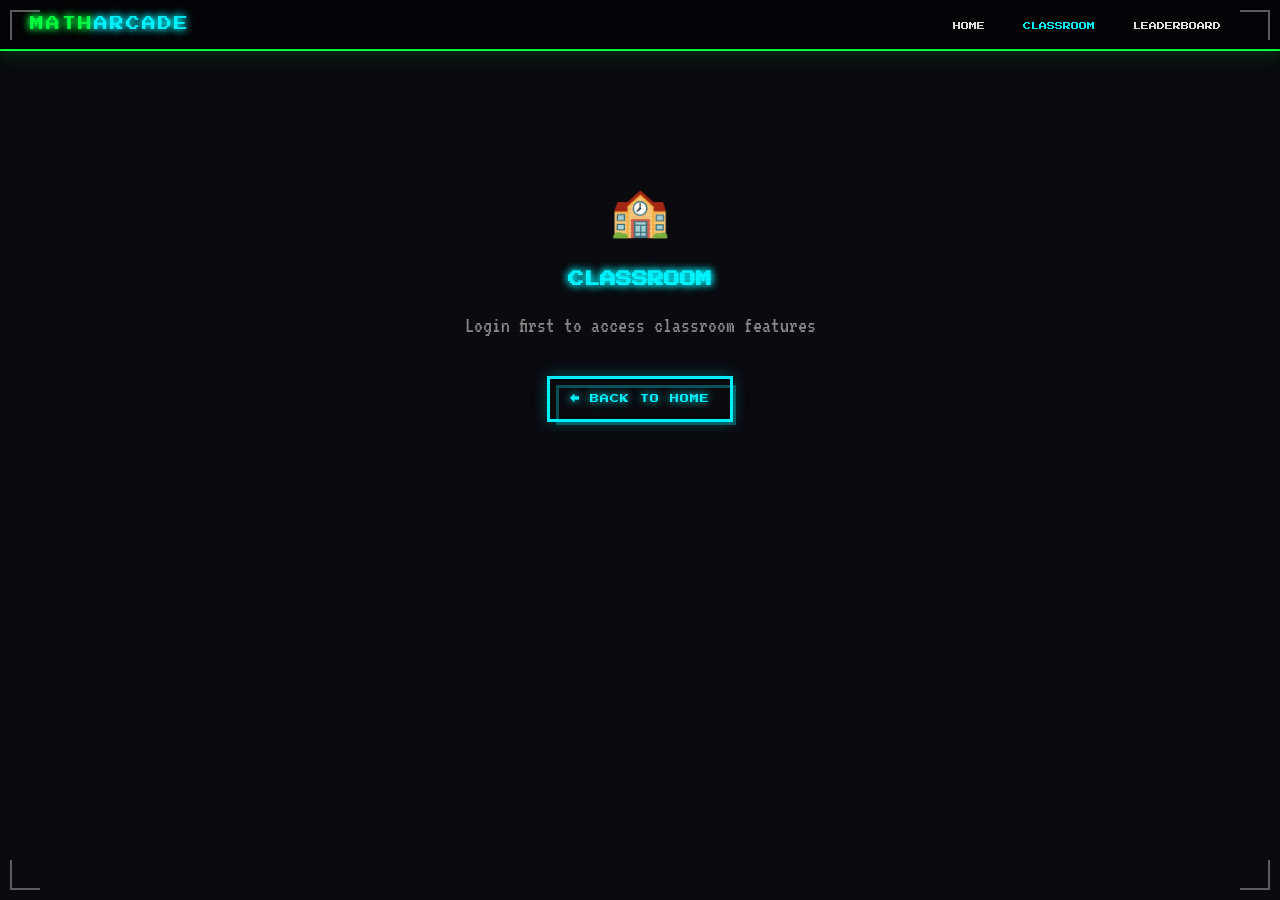
<file: pages/classroom.html>
<!DOCTYPE html>
<html lang="en">
<head>
  <meta charset="UTF-8"/>
  <meta name="viewport" content="width=device-width, initial-scale=1.0"/>
  <title>Classroom — MathArcade</title>
  <link rel="stylesheet" href="../css/style.css"/>
  <style>
    .classroom-header { padding: 30px; border-bottom: 2px solid var(--neon-cyan); }
    .students-grid { display: grid; grid-template-columns: repeat(auto-fill, minmax(160px,1fr)); gap: 14px; padding: 20px 0; }
    .student-card { padding: 14px; text-align:center; }
    .student-avatar { font-size: 32px; margin-bottom: 8px; }
    .student-name { font-size: 8px; color: var(--neon-green); }
    .student-role { font-size: 7px; color: var(--text-dim); margin-top: 4px; }
    .game-launch-card { padding: 20px; display:flex; align-items:center; gap:16px; margin-bottom:14px; cursor:pointer; text-decoration:none; }
    .game-launch-card:hover { transform: translateX(6px); }
    .share-section { background: rgba(0,0,0,0.5); padding: 20px; border: 2px dashed var(--neon-yellow); margin: 20px 0; text-align:center; }
  </style>
</head>
<body>
<div class="crt-corner tl"></div><div class="crt-corner tr"></div>
<div class="crt-corner bl"></div><div class="crt-corner br"></div>
<nav class="navbar">
  <div class="navbar-brand"><span class="neon-green">MATH</span><span class="neon-cyan">ARCADE</span></div>
  <ul class="navbar-nav">
    <li><a href="../index.html">HOME</a></li>
    <li><a href="classroom.html" style="color:var(--neon-cyan)">CLASSROOM</a></li>
    <li><a href="leaderboard.html">LEADERBOARD</a></li>
    <li id="nav-exit"></li>
  </ul>
</nav>

<div style="max-width:1100px;margin:0 auto;padding:30px 20px;" id="page-content">
  <div id="no-session" class="hidden text-center" style="padding:80px 20px;">
    <div style="font-size:48px;margin-bottom:20px;">🏫</div>
    <h2 class="neon-cyan" style="font-size:16px;margin-bottom:16px;">CLASSROOM</h2>
    <p class="vt323" style="font-size:22px;color:var(--text-dim);margin-bottom:30px;">Login first to access classroom features</p>
    <a href="../index.html" class="btn btn-cyan">← BACK TO HOME</a>
  </div>

  <div id="teacher-view" class="hidden">
    <div class="classroom-header">
      <div style="font-size:8px;color:var(--text-dim);letter-spacing:3px;margin-bottom:8px;">YOUR CLASSROOM</div>
      <h1 id="class-title" class="neon-cyan" style="font-size:20px;margin-bottom:8px;"></h1>
      <p id="class-meta" class="vt323" style="font-size:20px;color:var(--text-dim);"></p>
    </div>

    <!-- Share Section -->
    <div class="share-section">
      <div style="font-size:8px;color:var(--neon-yellow);margin-bottom:12px;letter-spacing:3px;">INVITE STUDENTS</div>
      <div id="class-code-display" class="classroom-code" style="margin-bottom:16px;display:block;"></div>
      <div style="display:flex;gap:12px;justify-content:center;flex-wrap:wrap;">
        <button class="btn btn-yellow" id="btn-copy-code">📋 COPY CODE</button>
        <button class="btn btn-yellow" id="btn-copy-link">🔗 COPY LINK</button>
      </div>
    </div>

    <!-- Students -->
    <div style="margin-top:24px;">
      <div style="font-size:9px;color:var(--neon-green);letter-spacing:3px;margin-bottom:12px;">ENROLLED STUDENTS (<span id="student-count">0</span>)</div>
      <div class="students-grid" id="students-grid"></div>
    </div>

    <hr class="pixel-divider"/>

    <!-- Launch Games -->
    <div style="font-size:9px;color:var(--neon-cyan);letter-spacing:3px;margin-bottom:16px;">LAUNCH GAMES</div>
    <div id="launch-games"></div>

    <hr class="pixel-divider"/>

    <!-- Class Leaderboard -->
    <div style="font-size:9px;color:var(--neon-yellow);letter-spacing:3px;margin-bottom:16px;">CLASS LEADERBOARD</div>
    <div style="display:flex;gap:10px;margin-bottom:16px;flex-wrap:wrap;">
      <button class="btn btn-sm btn-green active-filter" data-game="flash-anzan" onclick="filterLB('flash-anzan',this)">FLASH ANZAN</button>
      <button class="btn btn-sm btn-cyan" data-game="kenken" onclick="filterLB('kenken',this)">KENKEN</button>
      <button class="btn btn-sm btn-pink" data-game="memory-cascade" onclick="filterLB('memory-cascade',this)">MEMORY</button>
      <button class="btn btn-sm btn-yellow" data-game="hangman" onclick="filterLB('hangman',this)">HANGMAN</button>
      <button class="btn btn-sm btn-purple" data-game="hectoc" onclick="filterLB('hectoc',this)">HECTOC</button>
    </div>
    <div id="class-leaderboard"></div>
  </div>

  <div id="student-view" class="hidden">
    <div class="classroom-header">
      <div style="font-size:8px;color:var(--text-dim);letter-spacing:3px;margin-bottom:8px;">YOUR CLASSROOM</div>
      <h1 id="student-class-title" class="neon-green" style="font-size:16px;margin-bottom:8px;"></h1>
    </div>
    <div style="display:grid;grid-template-columns:repeat(auto-fit,minmax(260px,1fr));gap:20px;margin-top:24px;">
      <a href="../games/flash-anzan.html" class="game-launch-card pixel-box">
        <span style="font-size:36px;">⚡</span>
        <div><div class="neon-green" style="font-size:10px;margin-bottom:4px;">FLASH ANZAN</div>
        <div class="vt323" style="font-size:17px;color:var(--text-dim);">Speed mental math</div></div>
      </a>
      <a href="../games/kenken.html" class="game-launch-card pixel-box cyan-box">
        <span style="font-size:36px;">🧩</span>
        <div><div class="neon-cyan" style="font-size:10px;margin-bottom:4px;">KENKEN</div>
        <div class="vt323" style="font-size:17px;color:var(--text-dim);">Logic grid puzzle</div></div>
      </a>
      <a href="../games/memory-cascade.html" class="game-launch-card pixel-box pink-box">
        <span style="font-size:36px;">🧠</span>
        <div><div class="neon-pink" style="font-size:10px;margin-bottom:4px;">MEMORY CASCADE</div>
        <div class="vt323" style="font-size:17px;color:var(--text-dim);">Track & recall numbers</div></div>
      </a>
      <a href="../games/hangman.html" class="game-launch-card pixel-box yellow-box">
        <span style="font-size:36px;">🪄</span>
        <div><div class="neon-yellow" style="font-size:10px;margin-bottom:4px;">NUMBER HANGMAN</div>
        <div class="vt323" style="font-size:17px;color:var(--text-dim);">Solve or face the gallows</div></div>
      </a>
      <a href="../games/hectoc.html" class="game-launch-card pixel-box purple-box">
        <span style="font-size:36px;">💯</span>
        <div><div class="neon-purple" style="font-size:10px;margin-bottom:4px;">HECTOC</div>
        <div class="vt323" style="font-size:17px;color:var(--text-dim);">Make 100 with 6 digits</div></div>
      </a>
    </div>
    <hr class="pixel-divider"/>
    <div style="font-size:9px;color:var(--neon-yellow);letter-spacing:3px;margin-bottom:16px;">YOUR SCORES</div>
    <div id="student-scores"></div>
  </div>

  <!-- No Classroom -->
  <div id="no-classroom" class="hidden text-center" style="padding:60px 20px;">
    <div style="font-size:48px;margin-bottom:20px;">🏫</div>
    <h2 class="neon-cyan" style="font-size:14px;margin-bottom:16px;">NO CLASSROOM FOUND</h2>
    <p class="vt323" style="font-size:22px;color:var(--text-dim);margin-bottom:30px;">You're not in a classroom yet. Join one or create one!</p>
    <a href="../index.html" class="btn btn-cyan">← HOME</a>
  </div>
</div>

<script src="../js/core.js"></script>
<script>
  const session = MathArcade.Session.get();
  const params = new URLSearchParams(window.location.search);
  const urlClassId = params.get('id');
  const urlCode = params.get('code');

  // Handle join via URL
  if (urlCode && session && session.role === 'student') {
    const room = MathArcade.Classroom.join(urlCode, session.name);
    if (room) { MathArcade.showNotif(`JOINED: ${room.name}!`, 'cyan'); MathArcade.Session.set({ classroomId: room.id }); }
  }

  const navExit = document.getElementById('nav-exit');
  if (session) {
    navExit.innerHTML = `<span style="color:var(--neon-yellow);font-size:7px">${session.name}</span>
      <button class="btn btn-sm btn-pink" onclick="MathArcade.Session.logout();window.location.href='../index.html'">EXIT</button>`;
  }

  if (!session) {
    document.getElementById('no-session').classList.remove('hidden');
  } else {
    const classId = urlClassId || session.classroomId;
    const classroom = classId ? MathArcade.Classroom.getById(classId) : null;

    if (!classroom) {
      document.getElementById('no-classroom').classList.remove('hidden');
    } else if (session.role === 'teacher') {
      renderTeacherView(classroom);
    } else {
      renderStudentView(classroom);
    }
  }

  function renderTeacherView(room) {
    document.getElementById('teacher-view').classList.remove('hidden');
    document.getElementById('class-title').textContent = room.name;
    document.getElementById('class-meta').textContent = `TEACHER: ${room.teacherName} | CODE: ${room.code} | CREATED: ${new Date(room.createdAt).toLocaleDateString()}`;
    document.getElementById('class-code-display').textContent = room.code;
    document.getElementById('student-count').textContent = room.students.length;

    // Students grid
    const grid = document.getElementById('students-grid');
    if (room.students.length === 0) {
      grid.innerHTML = `<div class="vt323" style="font-size:20px;color:var(--text-dim);grid-column:1/-1;">No students yet. Share the code above!</div>`;
    } else {
      grid.innerHTML = room.students.map(s => `
        <div class="student-card pixel-box">
          <div class="student-avatar">🎮</div>
          <div class="student-name">${s.name}</div>
          <div class="student-role">STUDENT</div>
        </div>`).join('');
    }

    // Launch games
    const games = [
      { id:'flash-anzan', name:'FLASH ANZAN', icon:'⚡', color:'green', href:'../games/flash-anzan.html' },
      { id:'kenken', name:'KENKEN', icon:'🧩', color:'cyan', href:'../games/kenken.html' },
      { id:'memory-cascade', name:'MEMORY CASCADE', icon:'🧠', color:'pink', href:'../games/memory-cascade.html' },
      { id:'hangman', name:'NUMBER HANGMAN', icon:'🪄', color:'yellow', href:'../games/hangman.html' },
      { id:'hectoc', name:'HECTOC', icon:'💯', color:'purple', href:'../games/hectoc.html' },
    ];
    document.getElementById('launch-games').innerHTML = games.map(g => `
      <a href="${g.href}" class="game-launch-card pixel-box ${g.color === 'cyan' ? 'cyan-box' : g.color === 'pink' ? 'pink-box' : g.color === 'yellow' ? 'yellow-box' : g.color === 'purple' ? 'purple-box' : ''}">
        <span style="font-size:32px;">${g.icon}</span>
        <div>
          <div class="neon-${g.color}" style="font-size:9px;margin-bottom:4px;">${g.name}</div>
          <div class="vt323" style="color:var(--text-dim);font-size:18px;">Click to open & share with class</div>
        </div>
        <div style="margin-left:auto;" class="btn btn-sm btn-${g.color}">▶ OPEN</div>
      </a>`).join('');

    // Copy buttons
    document.getElementById('btn-copy-code').addEventListener('click', () => MathArcade.copyToClipboard(room.code));
    document.getElementById('btn-copy-link').addEventListener('click', () => {
      const link = `${window.location.origin}${window.location.pathname}?code=${room.code}`;
      MathArcade.copyToClipboard(link);
    });

    // Load leaderboard
    filterLB('flash-anzan', document.querySelector('[data-game="flash-anzan"]'));
  }

  function renderStudentView(room) {
    document.getElementById('student-view').classList.remove('hidden');
    document.getElementById('student-class-title').textContent = room.name;
    // Scores
    const scores = MathArcade.Leaderboard.getForUser(session.id);
    const lb = document.getElementById('student-scores');
    if (!scores.length) {
      lb.innerHTML = `<div class="vt323" style="font-size:22px;color:var(--text-dim);">No scores yet! Go play a game!</div>`;
    } else {
      lb.innerHTML = `<table class="leaderboard-table"><thead><tr><th>GAME</th><th>SCORE</th><th>TIME</th><th>DATE</th></tr></thead>
        <tbody>${scores.map(s => `<tr><td class="neon-green">${s.gameId?.toUpperCase()}</td><td class="neon-yellow">${s.score}</td><td>${s.timeTaken ? MathArcade.formatTime(s.timeTaken) : '-'}</td><td>${new Date(s.timestamp).toLocaleDateString()}</td></tr>`).join('')}</tbody></table>`;
    }
  }

  window.filterLB = function(gameId, btn) {
    document.querySelectorAll('[data-game]').forEach(b => b.style.opacity = '0.5');
    if (btn) btn.style.opacity = '1';
    const session = MathArcade.Session.get();
    const classId = session?.classroomId;
    const entries = MathArcade.Leaderboard.getForGame(gameId, classId);
    MathArcade.Leaderboard.renderTable(entries, document.getElementById('class-leaderboard'), ['rank','name','score','correct','time','date']);
  };
</script>
</body>
</html>
</file>
<file: css/style.css>
@import url('https://fonts.googleapis.com/css2?family=Press+Start+2P&family=VT323:wght@400&family=Varela+Round&display=swap');

/* ===== CSS VARIABLES ===== */
:root {
  --neon-green: #00ff41;
  --neon-cyan: #00f5ff;
  --neon-pink: #ff006e;
  --neon-yellow: #ffe600;
  --neon-orange: #ff8c00;
  --neon-purple: #bf00ff;
  --dark-bg: #0a0a0f;
  --darker-bg: #050508;
  --card-bg: #0d0d1a;
  --border-glow: #00ff41;
  --text-primary: #e0e0e0;
  --text-dim: #888;

  --pixel-border: 3px solid var(--neon-green);
  --pixel-shadow: 0 0 10px var(--neon-green), 0 0 20px var(--neon-green);
  --cyan-shadow: 0 0 10px var(--neon-cyan), 0 0 20px var(--neon-cyan);
  --pink-shadow: 0 0 10px var(--neon-pink), 0 0 20px var(--neon-pink);
  --yellow-shadow: 0 0 10px var(--neon-yellow), 0 0 20px var(--neon-yellow);
}

/* ===== RESET & BASE ===== */
*, *::before, *::after { box-sizing: border-box; margin: 0; padding: 0; }
html { scroll-behavior: smooth; }

body {
  background-color: var(--dark-bg);
  color: var(--text-primary);
  font-family: 'Press Start 2P', monospace;
  font-size: 10px;
  line-height: 1.8;
  min-height: 100vh;
  overflow-x: hidden;
}

/* ===== SCANLINE OVERLAY ===== */
body::before {
  content: '';
  position: fixed;
  top: 0; left: 0; right: 0; bottom: 0;
  background: repeating-linear-gradient(
    0deg,
    transparent,
    transparent 2px,
    rgba(0,0,0,0.03) 2px,
    rgba(0,0,0,0.03) 4px
  );
  pointer-events: none;
  z-index: 9999;
}

/* ===== CRT FLICKER ===== */
@keyframes crt-flicker {
  0%, 100% { opacity: 1; }
  92% { opacity: 1; }
  93% { opacity: 0.95; }
  94% { opacity: 1; }
}
body { animation: crt-flicker 8s infinite; }

/* ===== SCROLLBAR ===== */
::-webkit-scrollbar { width: 8px; }
::-webkit-scrollbar-track { background: var(--darker-bg); }
::-webkit-scrollbar-thumb { background: var(--neon-green); border-radius: 0; }

/* ===== TYPOGRAPHY ===== */
h1, h2, h3 { font-family: 'Press Start 2P', monospace; line-height: 1.4; }
.vt323 { font-family: 'VT323', monospace; }
.varela-round { font-family: 'Varela Round', monospace; }

/* ===== NEON TEXT ===== */
.neon-green { color: var(--neon-green); text-shadow: 0 0 7px var(--neon-green), 0 0 10px var(--neon-green); }
.neon-cyan  { color: var(--neon-cyan); text-shadow: 0 0 7px var(--neon-cyan), 0 0 10px var(--neon-cyan); }
.neon-pink  { color: var(--neon-pink); text-shadow: 0 0 7px var(--neon-pink), 0 0 20px var(--neon-pink); }
.neon-yellow{ color: var(--neon-yellow); text-shadow: 0 0 7px var(--neon-yellow), 0 0 10px var(--neon-yellow); }
.neon-orange{ color: var(--neon-orange); text-shadow: 0 0 7px var(--neon-orange), 0 0 10px var(--neon-orange); }
.neon-purple{ color: var(--neon-purple); text-shadow: 0 0 7px var(--neon-purple), 0 0 20px var(--neon-purple); }

/* ===== PIXEL BOX ===== */
.pixel-box {
  background: var(--card-bg);
  border: 3px solid var(--neon-green);
  box-shadow: 0 0 15px rgba(0,255,65,0.3), inset 0 0 15px rgba(0,255,65,0.05);
  position: relative;
}
.pixel-box::before {
  content: '';
  position: absolute;
  top: 4px; left: 4px; right: 4px; bottom: 4px;
  border: 1px solid rgba(0,255,65,0.2);
  pointer-events: none;
}
.pixel-box.cyan-box { border-color: var(--neon-cyan); box-shadow: 0 0 15px rgba(0,245,255,0.3), inset 0 0 15px rgba(0,245,255,0.05); }
.pixel-box.cyan-box::before { border-color: rgba(0,245,255,0.2); }
.pixel-box.pink-box { border-color: var(--neon-pink); box-shadow: 0 0 15px rgba(255,0,110,0.3), inset 0 0 15px rgba(255,0,110,0.05); }
.pixel-box.pink-box::before { border-color: rgba(255,0,110,0.2); }
.pixel-box.yellow-box { border-color: var(--neon-yellow); box-shadow: 0 0 15px rgba(255,230,0,0.3); }
.pixel-box.purple-box { border-color: var(--neon-purple); box-shadow: 0 0 15px rgba(191,0,255,0.3); }
.pixel-box.orange-box { border-color: var(--neon-orange); box-shadow: 0 0 15px rgba(255,140,0,0.3); }

/* ===== BUTTONS ===== */
.btn {
  font-family: 'Press Start 2P', monospace;
  font-size: 9px;
  padding: 12px 20px;
  border: 3px solid;
  background: transparent;
  cursor: pointer;
  text-transform: uppercase;
  transition: all 0.1s;
  letter-spacing: 1px;
  position: relative;
  display: inline-block;
  text-decoration: none;
}
.btn::after {
  content: '';
  position: absolute;
  bottom: -6px; right: -6px;
  width: 100%; height: 100%;
  border: 3px solid;
  border-color: inherit;
  opacity: 0.3;
  transition: all 0.1s;
}
.btn:hover { transform: translate(-2px, -2px); }
.btn:hover::after { transform: translate(2px, 2px); opacity: 0.6; }
.btn:active { transform: translate(2px, 2px); }
.btn:active::after { transform: translate(-2px, -2px); }

.btn-green { color: var(--neon-green); border-color: var(--neon-green); text-shadow: 0 0 8px var(--neon-green); box-shadow: 0 0 15px rgba(0,255,65,0.3); }
.btn-green:hover { background: rgba(0,255,65,0.1); box-shadow: 0 0 25px rgba(0,255,65,0.5); }
.btn-cyan { color: var(--neon-cyan); border-color: var(--neon-cyan); text-shadow: 0 0 8px var(--neon-cyan); box-shadow: 0 0 15px rgba(0,245,255,0.3); }
.btn-cyan:hover { background: rgba(0,245,255,0.1); box-shadow: 0 0 25px rgba(0,245,255,0.5); }
.btn-pink { color: var(--neon-pink); border-color: var(--neon-pink); text-shadow: 0 0 8px var(--neon-pink); box-shadow: 0 0 15px rgba(255,0,110,0.3); }
.btn-pink:hover { background: rgba(255,0,110,0.1); box-shadow: 0 0 25px rgba(255,0,110,0.5); }
.btn-yellow { color: var(--neon-yellow); border-color: var(--neon-yellow); text-shadow: 0 0 8px var(--neon-yellow); }
.btn-yellow:hover { background: rgba(255,230,0,0.1); }
.btn-orange { color: var(--neon-orange); border-color: var(--neon-orange); text-shadow: 0 0 8px var(--neon-orange); }
.btn-orange:hover { background: rgba(255,140,0,0.1); }
.btn-purple { color: var(--neon-purple); border-color: var(--neon-purple); text-shadow: 0 0 8px var(--neon-purple); }
.btn-purple:hover { background: rgba(191,0,255,0.1); }

.btn-sm { font-size: 7px; padding: 8px 14px; }
.btn-lg { font-size: 11px; padding: 16px 28px; }

/* ===== INPUTS ===== */
.pixel-input {
  font-family: 'Press Start 2P', monospace;
  font-size: 10px;
  background: rgba(0,0,0,0.7);
  border: 2px solid var(--neon-green);
  color: var(--neon-green);
  padding: 10px 12px;
  outline: none;
  transition: all 0.2s;
  width: 100%;
}
.pixel-input:focus { box-shadow: 0 0 15px rgba(0,255,65,0.5); border-color: #00ff41; }
.pixel-input::placeholder { color: rgba(0,255,65,0.3); }
.pixel-input.cyan { border-color: var(--neon-cyan); color: var(--neon-cyan); }
.pixel-input.cyan:focus { box-shadow: 0 0 15px rgba(0,245,255,0.5); }
.pixel-input.pink { border-color: var(--neon-pink); color: var(--neon-pink); }

select.pixel-input option { background: var(--darker-bg); color: var(--neon-green); }

/* ===== NAVBAR ===== */
.navbar {
  display: flex;
  align-items: center;
  justify-content: space-between;
  padding: 12px 30px;
  background: rgba(5,5,8,0.95);
  border-bottom: 2px solid var(--neon-green);
  box-shadow: 0 2px 20px rgba(0,255,65,0.2);
  position: sticky;
  top: 0;
  z-index: 1000;
  backdrop-filter: blur(10px);
}
.navbar-brand {
  font-size: 14px;
  font-family: 'Press Start 2P', monospace;
  letter-spacing: 2px;
}
.navbar-nav { display: flex; gap: 20px; align-items: center; list-style: none; }
.navbar-nav a {
  color: var(--text-primary);
  text-decoration: none;
  font-size: 8px;
  padding: 4px 8px;
  border: 1px solid transparent;
  transition: all 0.2s;
}
.navbar-nav a:hover { color: var(--neon-green); border-color: var(--neon-green); box-shadow: 0 0 10px rgba(0,255,65,0.3); }

/* ===== HERO SECTION ===== */
.hero {
  min-height: 85vh;
  display: flex;
  flex-direction: column;
  align-items: center;
  justify-content: center;
  text-align: center;
  position: relative;
  overflow: hidden;
  padding: 60px 20px;
}

/* Star field background */
.hero::before {
  content: '';
  position: absolute;
  top: 0; left: 0; right: 0; bottom: 0;
  background-image:
    radial-gradient(1px 1px at 10% 15%, rgba(0,255,65,0.8) 0%, transparent 100%),
    radial-gradient(1px 1px at 25% 45%, rgba(0,245,255,0.6) 0%, transparent 100%),
    radial-gradient(1px 1px at 40% 20%, rgba(255,0,110,0.7) 0%, transparent 100%),
    radial-gradient(1px 1px at 55% 70%, rgba(255,230,0,0.5) 0%, transparent 100%),
    radial-gradient(1px 1px at 70% 35%, rgba(0,255,65,0.9) 0%, transparent 100%),
    radial-gradient(1px 1px at 85% 60%, rgba(0,245,255,0.7) 0%, transparent 100%),
    radial-gradient(1px 1px at 15% 80%, rgba(191,0,255,0.6) 0%, transparent 100%),
    radial-gradient(1px 1px at 90% 10%, rgba(255,140,0,0.8) 0%, transparent 100%),
    radial-gradient(2px 2px at 32% 55%, rgba(0,255,65,0.5) 0%, transparent 100%),
    radial-gradient(2px 2px at 78% 88%, rgba(0,245,255,0.4) 0%, transparent 100%),
    radial-gradient(1px 1px at 48% 5%, rgba(255,230,0,0.9) 0%, transparent 100%),
    radial-gradient(1px 1px at 60% 90%, rgba(255,0,110,0.6) 0%, transparent 100%);
  pointer-events: none;
}

.hero-title {
  font-size: clamp(20px, 4vw, 36px);
  margin-bottom: 20px;
  animation: pulse-glow 2s ease-in-out infinite;
}

@keyframes pulse-glow {
  0%, 100% { text-shadow: 0 0 10px var(--neon-green), 0 0 20px var(--neon-green), 0 0 40px var(--neon-green); }
  50% { text-shadow: 0 0 20px var(--neon-green), 0 0 40px var(--neon-green), 0 0 80px var(--neon-green); }
}

.hero-subtitle {
  font-family: 'VT323', monospace;
  font-size: 28px;
  color: var(--neon-cyan);
  margin-bottom: 40px;
  letter-spacing: 4px;
}

.insert-coin {
  font-size: 12px;
  color: var(--neon-yellow);
  animation: blink 1s step-end infinite;
  margin-bottom: 40px;
}
@keyframes blink { 0%,100% { opacity: 1; } 50% { opacity: 0; } }

/* ===== GAME CARDS GRID ===== */
.games-grid {
  display: grid;
  grid-template-columns: repeat(auto-fit, minmax(280px, 1fr));
  gap: 24px;
  padding: 40px 30px;
  max-width: 1400px;
  margin: 0 auto;
}

.game-card {
  padding: 24px;
  text-decoration: none;
  cursor: pointer;
  transition: transform 0.2s, box-shadow 0.2s;
  display: block;
  position: relative;
  overflow: hidden;
}
.game-card::after { pointer-events: none; }
.game-card:hover { transform: translateY(-6px) scale(1.01); }

.game-card-icon {
  font-size: 48px;
  text-align: center;
  margin-bottom: 16px;
  display: block;
}
.game-card-num {
  font-size: 8px;
  margin-bottom: 8px;
  letter-spacing: 3px;
}
.game-card-title {
  font-size: 13px;
  margin-bottom: 12px;
  line-height: 1.5;
}
.game-card-desc {
  font-family: 'VT323', monospace;
  font-size: 18px;
  color: var(--text-dim);
  line-height: 1.4;
}
.game-card-badge {
  position: absolute;
  top: 12px; right: 12px;
  font-size: 7px;
  padding: 4px 8px;
  border: 1px solid;
}

/* ===== MODAL ===== */
.modal-overlay {
  position: fixed;
  top: 0; left: 0; right: 0; bottom: 0;
  background: rgba(0,0,0,0.85);
  display: flex;
  align-items: center;
  justify-content: center;
  z-index: 2000;
  opacity: 0;
  pointer-events: none;
  transition: opacity 0.2s;
}
.modal-overlay.active { opacity: 1; pointer-events: all; }
.modal {
  max-width: 500px;
  width: 90%;
  max-height: 90vh;
  overflow-y: auto;
  padding: 30px;
  transform: translateY(-20px);
  transition: transform 0.2s;
}
.modal-overlay.active .modal { transform: translateY(0); }
.modal-title { font-size: 14px; margin-bottom: 24px; text-align: center; }
.modal-close {
  position: absolute;
  top: 12px; right: 12px;
  background: none;
  border: 1px solid var(--neon-pink);
  color: var(--neon-pink);
  font-family: 'Press Start 2P', monospace;
  font-size: 8px;
  padding: 4px 8px;
  cursor: pointer;
}

/* ===== FORM GROUPS ===== */
.form-group { margin-bottom: 20px; }
.form-group label {
  display: block;
  font-size: 8px;
  color: var(--text-dim);
  margin-bottom: 8px;
  letter-spacing: 2px;
}
.form-row { display: flex; gap: 12px; }
.form-row .form-group { flex: 1; }

/* ===== TIMER BAR ===== */
.timer-bar-container {
  width: 100%;
  height: 8px;
  background: rgba(255,255,255,0.1);
  border: 1px solid var(--neon-cyan);
  overflow: hidden;
}
.timer-bar {
  height: 100%;
  background: linear-gradient(90deg, var(--neon-green), var(--neon-cyan));
  transition: width 0.1s linear;
  box-shadow: 0 0 8px var(--neon-cyan);
}

/* ===== HUD ===== */
.game-hud {
  display: flex;
  justify-content: space-between;
  align-items: center;
  padding: 12px 20px;
  background: rgba(0,0,0,0.7);
  border-bottom: 2px solid var(--neon-green);
  font-size: 9px;
  flex-wrap: wrap;
  gap: 10px;
}
.hud-item { display: flex; flex-direction: column; align-items: center; gap: 4px; }
.hud-label { color: var(--text-dim); font-size: 7px; letter-spacing: 2px; }
.hud-value { font-size: 13px; }

/* ===== LEADERBOARD ===== */
.leaderboard-table {
  width: 100%;
  border-collapse: collapse;
  font-size: 8px;
}
.leaderboard-table th {
  padding: 10px;
  border-bottom: 2px solid var(--neon-green);
  color: var(--neon-green);
  text-align: left;
  letter-spacing: 2px;
}
.leaderboard-table td {
  padding: 10px;
  border-bottom: 1px solid rgba(0,255,65,0.15);
  font-family: 'VT323', monospace;
  font-size: 16px;
}
.leaderboard-table tr:hover td { background: rgba(0,255,65,0.05); }
.rank-1 td:first-child { color: var(--neon-yellow); }
.rank-2 td:first-child { color: #c0c0c0; }
.rank-3 td:first-child { color: #cd7f32; }

/* ===== ANIMATED BG NUMBERS ===== */
.floating-num {
  position: fixed;
  font-family: 'Press Start 2P', monospace;
  font-size: 12px;
  opacity: 0.06;
  pointer-events: none;
  animation: float-num linear infinite;
  color: var(--neon-green);
  z-index: 0;
}
@keyframes float-num {
  from { transform: translateY(100vh) rotate(0deg); opacity: 0; }
  10% { opacity: 0.06; }
  90% { opacity: 0.06; }
  to { transform: translateY(-100px) rotate(360deg); opacity: 0; }
}

/* ===== SECTION TITLES ===== */
.section-title {
  text-align: center;
  padding: 40px 20px 20px;
}
.section-title h2 { font-size: 18px; margin-bottom: 12px; }
.section-title p { font-family: 'VT323', monospace; font-size: 22px; color: var(--text-dim); }

/* ===== DIVIDER ===== */
.pixel-divider {
  border: none;
  height: 2px;
  background: linear-gradient(90deg, transparent, var(--neon-green), var(--neon-cyan), var(--neon-pink), transparent);
  margin: 30px 0;
  box-shadow: 0 0 10px var(--neon-green);
}

/* ===== GAME BASE LAYOUT ===== */
.game-layout {
  display: flex;
  flex-direction: column;
  min-height: 100vh;
}
.game-area {
  flex: 1;
  display: flex;
  align-items: center;
  justify-content: center;
  padding: 30px;
  position: relative;
}

/* ===== TOOLTIP ===== */
.tooltip { position: relative; }
.tooltip::after {
  content: attr(data-tip);
  position: absolute;
  bottom: 120%;
  left: 50%;
  transform: translateX(-50%);
  background: var(--darker-bg);
  border: 1px solid var(--neon-cyan);
  color: var(--neon-cyan);
  font-size: 7px;
  padding: 6px 10px;
  white-space: nowrap;
  opacity: 0;
  transition: opacity 0.2s;
  pointer-events: none;
}
.tooltip:hover::after { opacity: 1; }

/* ===== NOTIFICATIONS ===== */
.notif {
  position: fixed;
  top: 80px;
  right: 20px;
  z-index: 3000;
  max-width: 300px;
  padding: 16px 20px;
  font-size: 9px;
  animation: slideIn 0.3s ease, fadeOut 0.3s ease 2.7s forwards;
}
@keyframes slideIn { from { transform: translateX(120%); } to { transform: translateX(0); } }
@keyframes fadeOut { from { opacity: 1; } to { opacity: 0; } }

/* ===== UTILITY ===== */
.text-center { text-align: center; }
.mt-10 { margin-top: 10px; }
.mt-20 { margin-top: 20px; }
.mt-30 { margin-top: 30px; }
.mb-10 { margin-bottom: 10px; }
.mb-20 { margin-bottom: 20px; }
.mb-30 { margin-bottom: 30px; }
.flex { display: flex; }
.flex-center { display: flex; align-items: center; justify-content: center; }
.gap-10 { gap: 10px; }
.gap-20 { gap: 20px; }
.hidden { display: none !important; }
.w-full { width: 100%; }

/* ===== RESPONSIVE ===== */
@media (max-width: 768px) {
  .navbar { padding: 10px 15px; }
  .games-grid { grid-template-columns: 1fr; padding: 20px 15px; }
  .hero-title { font-size: 18px; }
  .game-hud { font-size: 7px; }
}

/* ===== CRT CORNER DECORATIONS ===== */
.crt-corner {
  position: fixed;
  width: 30px; height: 30px;
  border-color: var(--neon-green);
  opacity: 0.4;
  pointer-events: none;
  z-index: 9998;
}
.crt-corner.tl { top: 10px; left: 10px; border-top: 2px solid; border-left: 2px solid; }
.crt-corner.tr { top: 10px; right: 10px; border-top: 2px solid; border-right: 2px solid; }
.crt-corner.bl { bottom: 10px; left: 10px; border-bottom: 2px solid; border-left: 2px solid; }
.crt-corner.br { bottom: 10px; right: 10px; border-bottom: 2px solid; border-right: 2px solid; }

/* ===== PROGRESS BAR ===== */
.progress-bar-wrap {
  width: 100%;
  height: 12px;
  background: rgba(0,0,0,0.5);
  border: 2px solid;
  overflow: hidden;
}
.progress-bar-fill {
  height: 100%;
  transition: width 0.3s ease;
  box-shadow: 0 0 8px currentColor;
}

/* ===== BLINKING CURSOR ===== */
.cursor::after {
  content: '█';
  animation: blink 0.8s step-end infinite;
}

/* ===== GAME SPECIFIC - SHARED ===== */
.result-overlay {
  position: absolute;
  top: 0; left: 0; right: 0; bottom: 0;
  background: rgba(0,0,0,0.92);
  display: flex;
  flex-direction: column;
  align-items: center;
  justify-content: center;
  z-index: 100;
  gap: 20px;
}
.result-title { font-size: 28px; animation: pulse-glow 1s ease-in-out infinite; }
.result-score { font-family: 'VT323', monospace; font-size: 48px; }

/* ===== CLASSROOM CODE DISPLAY ===== */
.classroom-code {
  font-family: 'Varela Round', monospace;
  font-size: 36px;
  font-weight: 900;
  letter-spacing: 8px;
  color: var(--neon-yellow);
  text-shadow: 0 0 20px var(--neon-yellow), 0 0 40px var(--neon-yellow);
  padding: 20px;
  border: 3px solid var(--neon-yellow);
  background: rgba(255,230,0,0.05);
  display: inline-block;
}
</file>
